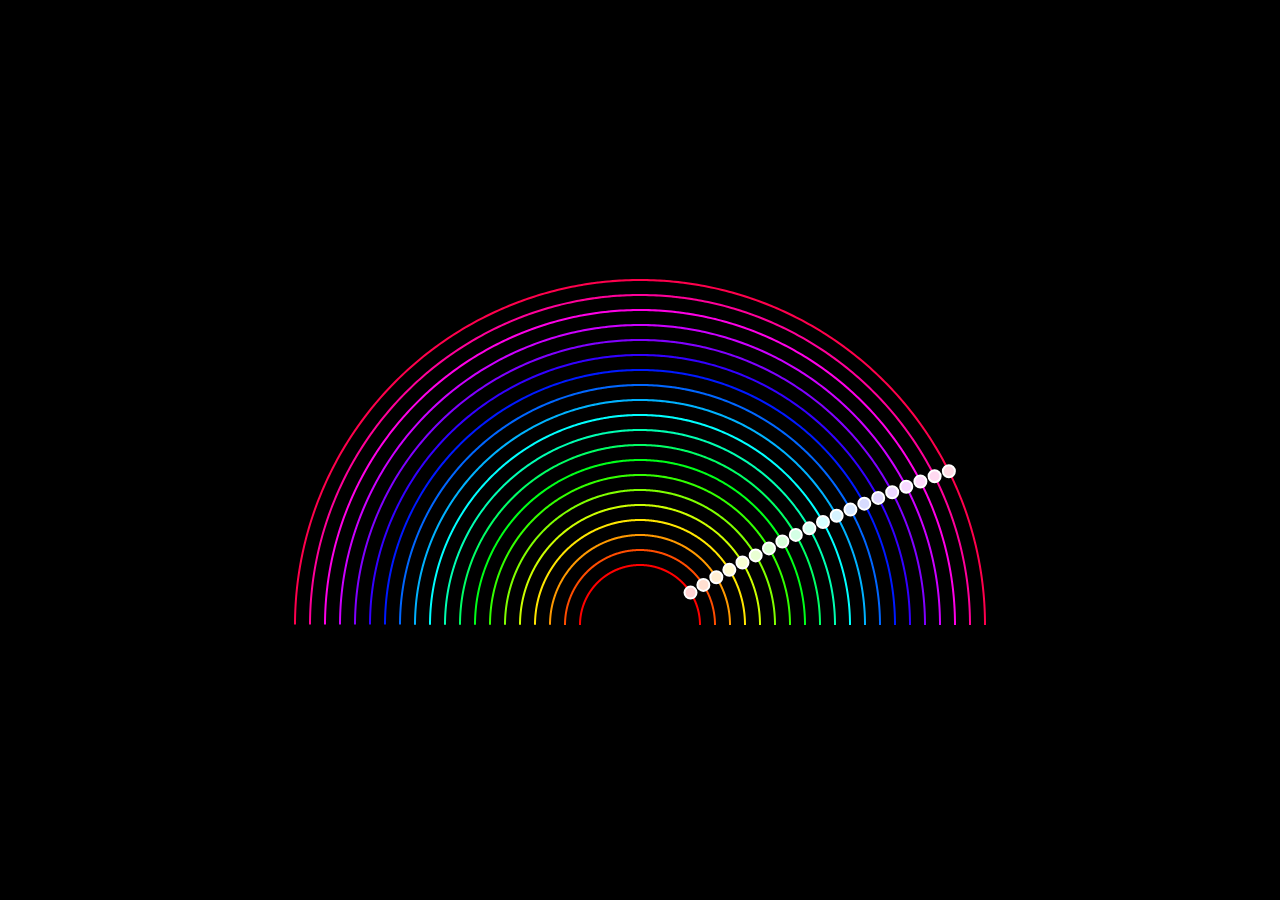
<file: polyrhythms-files/index.html>
<!DOCTYPE html>
<html>
    <head>
        <title>Polyrhythm</title>
        <!---------------------- CSS ---------------------->
        <link rel = "stylesheet" href="css/base.css">
    </head>
    <body>
        <canvas id="myCanvas" style="background-color:black"></canvas>
        <script src = "sound.js"></script>
        <script src ="track.js"></script>
        <script src ="ball.js"></script>
       <!----------------------CANVAS ---------------------->
        <script>
            const size = 700;
            myCanvas.width = size;
            myCanvas.height = size / 2;

            // set the track to the middle of the screen
            const trackCenter = {x: size / 2, y: size / 2};
            const trackMinRadius = 60;
            const trackStep = 15;
            const ballRadius = 6;
            const ballMinSpeed = 0.01;
            const ballSpeedStep = -0.0001;

            const soundFrequencies = [
            1760, 1567.98, 1396.91, 1318.51, 1174.66, 1046.5, 987.77, 880,
            783.99, 698.46, 659.25, 587.33, 523.25, 493.88, 440, 392, 349.23,
            329.63, 293.66, 261.63
            ];

            tracks = [];
            balls = [];
            //if we want 20 pairs of tracks and balls
            const N = 20;
            // loop from 0 all the way to N
            for (let i = 0; i < N; i++){
                const trackRadius = trackMinRadius + i * trackStep;
                const ballSpeed = ballMinSpeed + i * ballSpeedStep;
                const ballSoundFrequency = soundFrequencies[i];
                const hue = (i * 360) / N;
                const track = new Track(trackCenter, trackRadius, hue);
                const ball = new Ball(track, ballRadius, ballSpeed, ballSoundFrequency, hue);
                tracks.push(track);
                balls.push(ball);
            }

            const ctx = myCanvas.getContext("2d");

            animate();

            function animate(){
                //clear the canvas
                ctx.clearRect(0, 0, size, size)
                // redraw the track and ball on each frame
                tracks.forEach((track) => track.draw(ctx));
                balls.forEach((ball) => ball.move());
                balls.forEach((ball) => ball.draw(ctx));
                requestAnimationFrame(animate);
            }
        </script>
    </body>
</html>
</file>
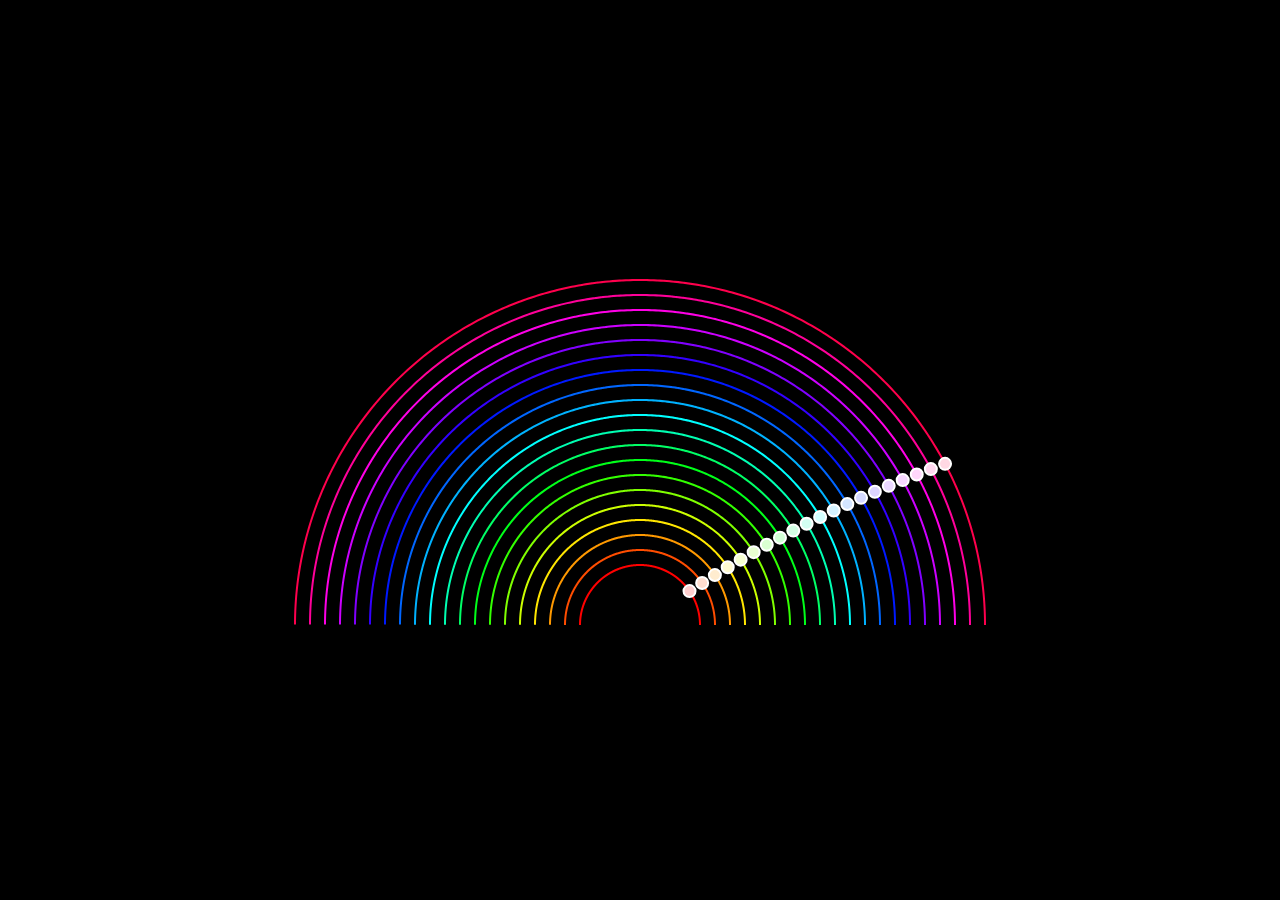
<file: polyrhythms/index.html>
<!DOCTYPE html>
<html>
    <head>
        <title>Polyrhythm</title>
        <!---------------------- CSS ---------------------->
        <link rel = "stylesheet" href="css/base.css">
    </head>
    <body>
        <canvas id="myCanvas" style="background-color:black"></canvas>
        <script src = "sound.js"></script>
        <script src ="track.js"></script>
        <script src ="ball.js"></script>
       <!----------------------CANVAS ---------------------->
        <script>
            const size = 700;
            myCanvas.width = size;
            myCanvas.height = size / 2;

            // set the track to the middle of the screen
            const trackCenter = {x: size / 2, y: size / 2};
            const trackMinRadius = 60;
            const trackStep = 15;
            const ballRadius = 6;
            const ballMinSpeed = 0.01;
            const ballSpeedStep = -0.0001;

            const soundFrequencies = [
            1760, 1567.98, 1396.91, 1318.51, 1174.66, 1046.5, 987.77, 880,
            783.99, 698.46, 659.25, 587.33, 523.25, 493.88, 440, 392, 349.23,
            329.63, 293.66, 261.63
            ];

            tracks = [];
            balls = [];
            //if we want 20 pairs of tracks and balls
            const N = 20;
            // loop from 0 all the way to N
            for (let i = 0; i < N; i++){
                const trackRadius = trackMinRadius + i * trackStep;
                const ballSpeed = ballMinSpeed + i * ballSpeedStep;
                const ballSoundFrequency = soundFrequencies[i];
                const hue = (i * 360) / N;
                const track = new Track(trackCenter, trackRadius, hue);
                const ball = new Ball(track, ballRadius, ballSpeed, ballSoundFrequency, hue);
                tracks.push(track);
                balls.push(ball);
            }

            const ctx = myCanvas.getContext("2d");

            animate();

            function animate(){
                //clear the canvas
                ctx.clearRect(0, 0, size, size)
                // redraw the track and ball on each frame
                tracks.forEach((track) => track.draw(ctx));
                balls.forEach((ball) => ball.move());
                balls.forEach((ball) => ball.draw(ctx));
                requestAnimationFrame(animate);
            }
        </script>
    </body>
</html>
</file>
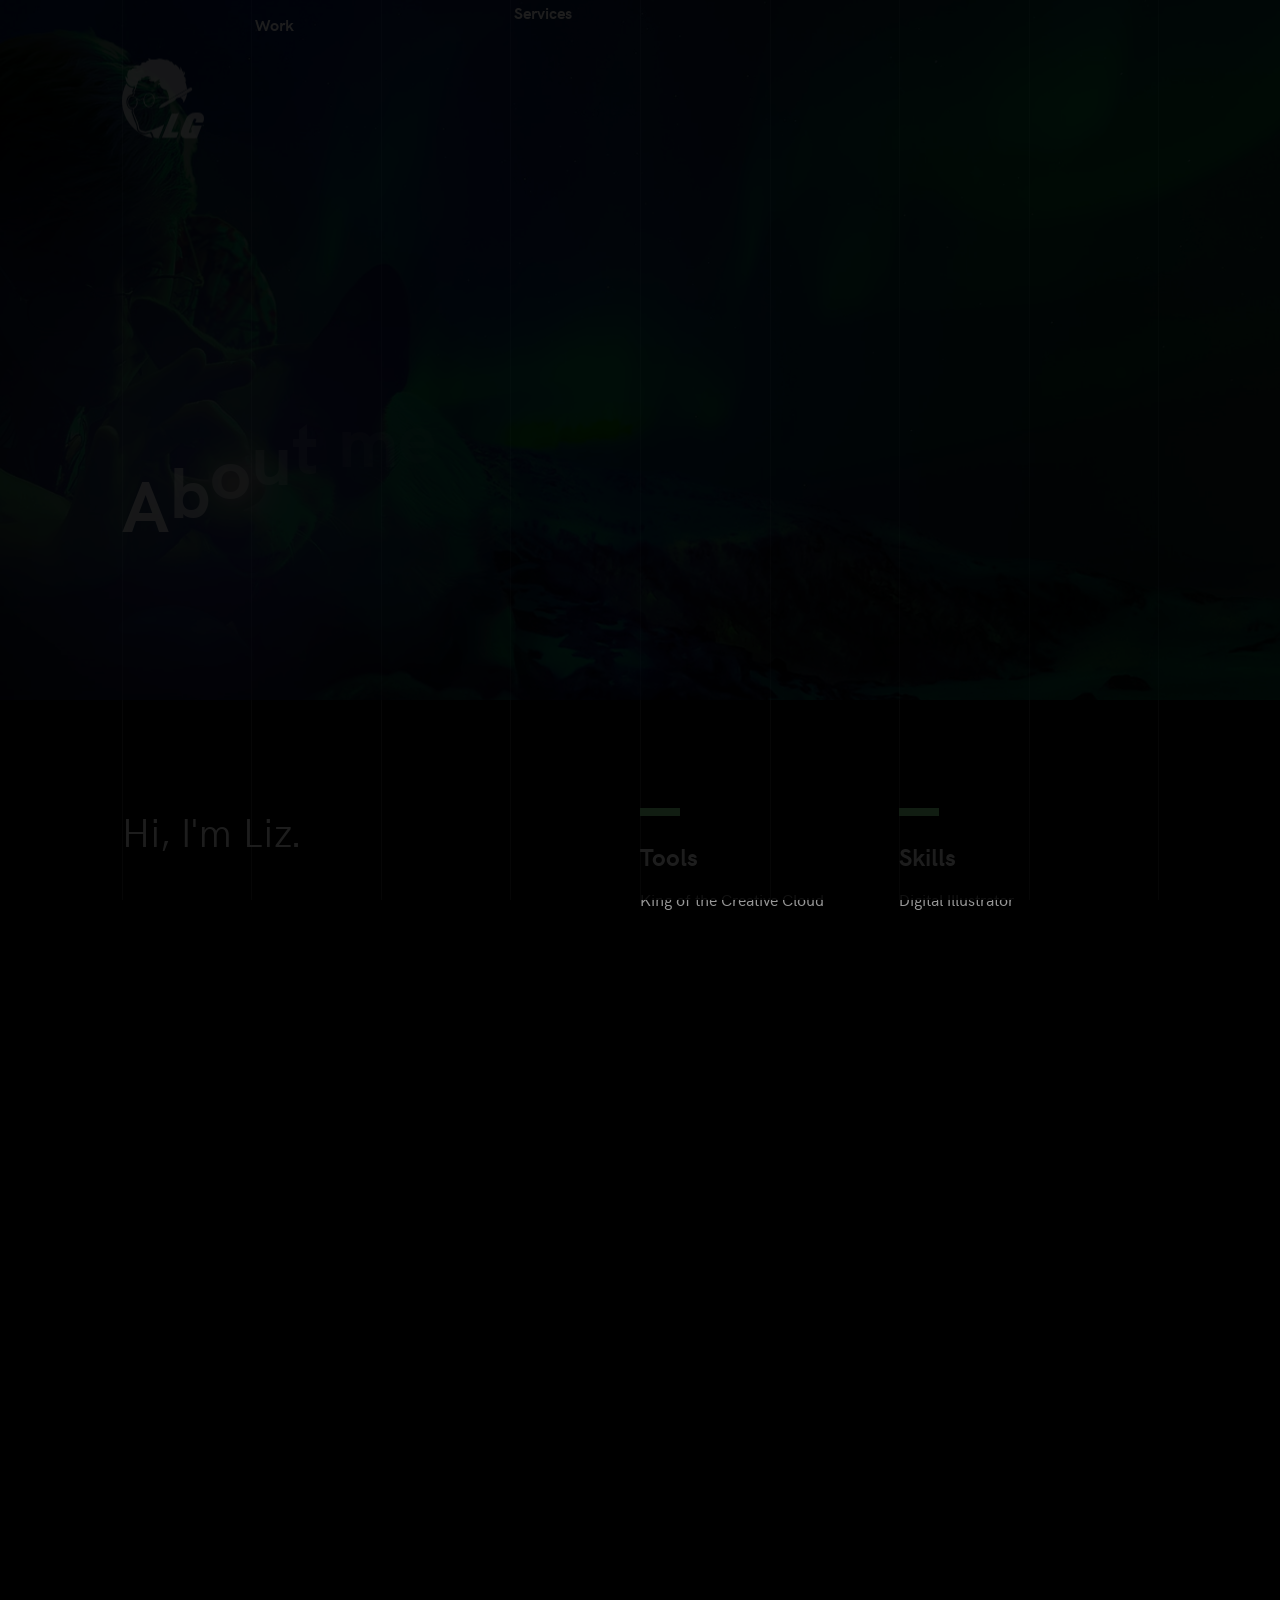
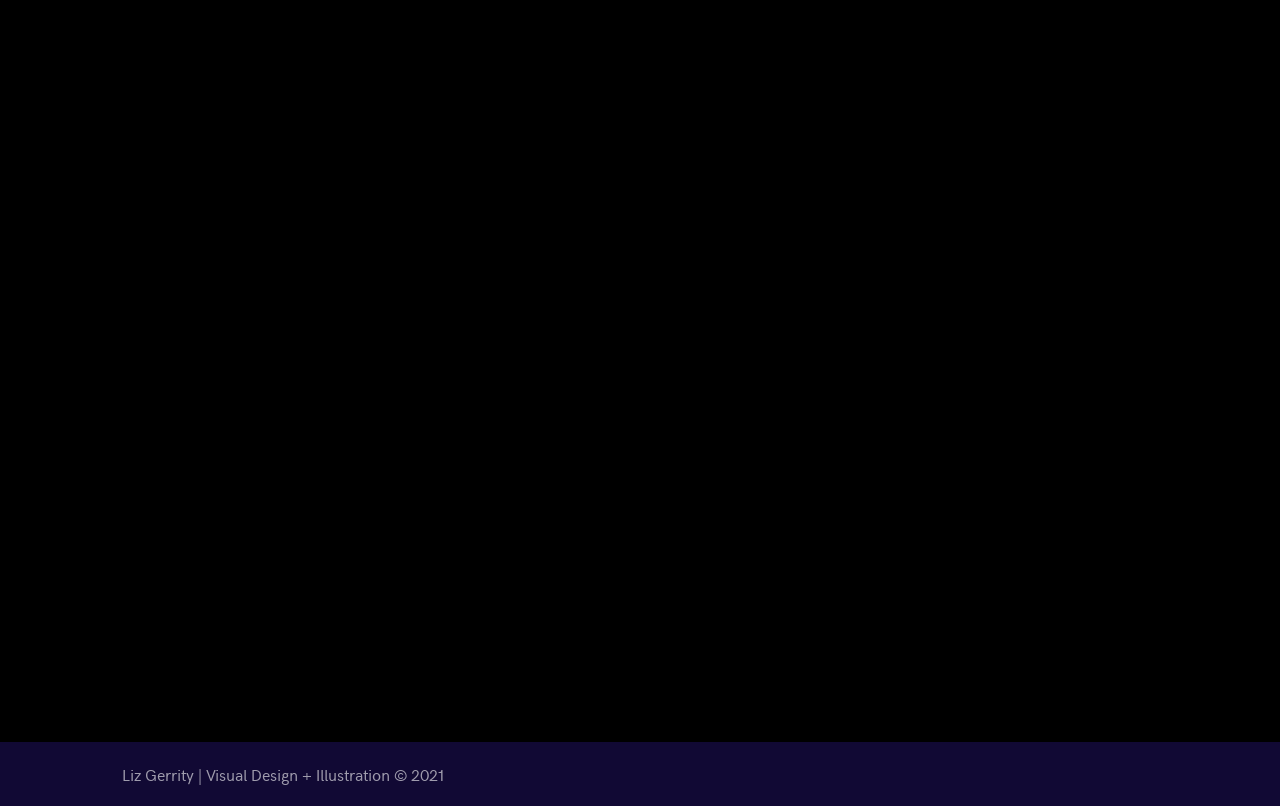
<file: about.html>
<!DOCTYPE html>
<html lang="en">

<head>
  <title>Liz Gerrity | Visual Design + Illustration</title>
  <meta name="viewport" content="width=device-width, initial-scale=1, maximum-scale=1">
  <meta charset="utf-8">
  <meta name="format-detection" content="telephone=no">
  <link rel="stylesheet" type="text/css" href="css/core.css">
  <link rel="stylesheet" type="text/css" href="css/animsition.min.css">
  <link rel="stylesheet" type="text/css" href="css/elements.css">
  <link rel="stylesheet" type="text/css" href="css/custom.css">
  <link rel="icon" href="favicon.ico">
</head>

<body>
  <div id="wrapper" class="animsition">
    <div id="loader" class="fh">
      <section class="vcenter">
        <div class="container">
          <div class="indicator"> <span class="number">00</span><span class="unit">%</span>
            <div class="loadbar">
              <div class="inner"></div>
            </div>
          </div>
          <div class="img-count"><span class="loaded"></span><span class="description">images loaded</span></div>
        </div>
      </section>
    </div>
    <header id="main-header">
      <div class="container">
        <div class="grid">
          <nav class="main-nav">
            <div class="responsive-nav">
              <div class="bar"></div>
              <div class="bar"></div>
              <div class="bar"></div>
            </div>
            <ul class="nav-links">
              <li class="col-1 brand"><a href="index.html"><img alt="lg" src="images/logo.svg" class="logo"></a></li>
              <li class="col-1 has-dropdown"><a href="index.html" class="nav-link undefined">Work</a>
                <ul class="dropdown">
                  <li>
                    <h6 class="dropdown-header">CASE STUDIES</h6>
                  </li>
                  <li><a href="trifecta-kombucha.html" class="nav-link undefined">Trifecta Kombucha</a></li>
                  <li><a href="andriotis.html" class="nav-link undefined">Andriotis Law</a></li>
                  <li><a href="otr.html" class="nav-link undefined">Off the Ropes</a></li>
                  <li><a href="julias-star.html" class="nav-link undefined">Julia's Star Foundation</a></li>
                  <li><a href="oberlin-college.html" class="nav-link undefined">Oberlin College</a></li>
                  <li><a href="jis.html" class="nav-link undefined">Jobs in Sports</a></li>
                  <li>
                    <hr class="dropdown-divider" />
                  </li>
                  <li>
                    <h6 class="dropdown-header">WORK</h6>
                  </li>
                  <li><a href="gallery.html" class="nav-link undefined">Gallery</a></li>
                </ul>
              </li>
              <li class="col-1 col-offset-1"><a href="services.html" class="nav-link undefined">Services</a></li>
              <li class="col-1 col-offset-1"><a href="about.html" class="active nav-link undefined">About</a></li>
              <li class="col-1 col-offset-1"><a href="contact.html" class="nav-link undefined">Contact</a></li>
            </ul>
          </nav>
        </div>
      </div>
    </header>
    <div id="inner">
      <section class="mb-xl">
        <div class="hero behind-header small">
          <div style="background-image: url(images/profile/profile-hero.jpg);" class="bg faded"></div>
          <div class="vbottom">
            <div class="container">
              <div class="grid mb-md">
                <div class="col-8">
                  <h1 class="animatedText">About me</h1>
                </div>
              </div>
            </div>
          </div>
        </div>
      </section>
      <section class="mb-xl">
        <div class="container">
          <div class="grid">
            <div class="col-3">
              <div class="content-block">
                <h2>Hi, I'm Liz.</h2>
                <p>I'm a visual designer and illustrator.</p>
              </div>
              <br>
              <div class="content-block">
                <h4>The Infernal Lizard King</h4>
                <h3>More about me</h3>
                <ul class="no-style">
                  <li>🐉 Everybody calls me Lizard</li>
                  <li>🦊 I have a corgi named Potato</li>
                  <li>🧙‍♂️ Garth Nix's Old Kingdom series are my favorite books</li>
                  <li>🥊 I'm a Muaythai Champion</li>
                </ul>
                <br>
              </div>
              <div class="content-block">
                <h4>Summon yourself a Lizard</h4>
                <h3>Get in Touch</h3>
                <ul class="no-style">
                  <li>📨 Email: lizgerrity@outlook.com</li>
                  <li>📷 Instagram: @lizgerrity</li>
                </ul>
              </div>
            </div>
            <div class="col-2 col-offset-1">
              <div class="list-block">
                <h3 class="stripe">Tools</h3><span class="label">King of the Creative Cloud</span>
                <ul class="striped">
                  <li>Adobe Illustrator</li>
                  <li>Adobe Photoshop</li>
                  <li>Adobe After Effects</li>
                  <li>Adobe Animate</li>
                  <li>Adobe InDesign</li>
                  <li>Adobe Premiere</li>
                  <li>Adobe Lightroom</li>
                  <li>Adobe XD</li>
                </ul><span class="label">Digital Artist Warchest</span>
                <ul class="striped">
                  <li>Affinity Designer</li>
                  <li>Procreate</li>
                  <li>Clip Studio Paint</li>
                  <li>Lazy Nezumi</li>
                  <li>Astute Graphics</li>
                  <li>Overlord</li>
                </ul><span class="label">UI/UX + Web Silo</span>
                <ul class="striped">
                  <li>Adobe XD</li>
                  <li>Figma</li>
                  <li>Sketch</li>
                  <li>InVision</li>
                  <li>Zeplin</li>
                </ul><span class="label">3D</span>
                <ul class="striped">
                  <li>Blender</li>
                  <li>Maya</li>
                </ul>
              </div>
              <div class="list-block">
                <h3 class="stripe">Awards + Certificates</h3><span class="label">Hubspot</span>
                <ul class="striped">
                  <li>Inbound Marketing</li>
                  <li>Growth Driven Design</li>
                </ul><span class="label">Udemy</span>
                <ul class="striped">
                  <li>Art Fundamentals</li>
                  <li>Character Painting</li>
                  <li>Complete C# Unity Developer 2D</li>
                </ul><span class="label">Domestika</span>
                <ul class="striped">
                  <li>Illustrated Digital Lettering</li>
                  <li>Character Design</li>
                </ul><span class="label">Sharpspring</span>
                <ul class="striped">
                  <li>Sharpspring Certification</li>
                </ul>

              </div>
            </div>
            <div class="col-2">
              <div class="list-block">
                <h3 class="stripe">Skills</h3><span class="label">Digital Illustrator</span>
                <ul class="striped">
                  <li>Illustration</li>
                  <li>Concept Sketching</li>
                  <li>Vector Expert</li>
                </ul><span class="label">Animation, Motion, and Cartooning</span>
                <ul class="striped">
                  <li>2D Animation</li>
                  <li>Motion Design</li>
                  <li>Frame By Frame Animation</li>
                  <li>Storyboarding</li>
                </ul><span class="label">Web Design + Development</span>
                <ul class="striped">
                  <li>Web Design</li>
                  <li>Wireframing</li>
                  <li>Prototyping</li>
                  <li>Responsive Design</li>
                  <li>Product Design</li>
                  <li>Mobile Design</li>
                  <li>HTML5</li>
                  <li>CSS3</li>
                  <li>Javascript</li>
                  <li>WebGL</li>
                </ul><span class="label">Graphic Design</span>
                <ul class="striped">
                  <li>Typography</li>
                  <li>Color Theory</li>
                  <li>Layout Grids</li>
                  <li>Modular Grids</li>
                  <li>Composition</li>
                  <li>Technical Application</li>
                </ul><span class="label">Print Design</span>
                <ul class="striped">
                  <li>Screenprinting</li>
                  <li>Grand Format printing</li>
                  <li>File pre-flighting</li>
                  <li>Vinyl production - printing, plotting, lamination</li>
                </ul>
              </div>
              <div class="list-block">
                <h3 class="stripe">Past Clients</h3><span class="label">The Freelancer's Stable</span>
                <ul class="striped">
                  <li>Oberlin College</li>
                  <li>Andriotis Law</li>
                  <li>Off the Ropes</li>
                  <li>Eworld Fulfillment</li>
                  <li>Trifecta Kombucha</li>
                  <li>Easton Training Center</li>
                  <li>Google Red Rocks</li>
                  <li>Red Dot Storage</li>
                  <li>Prickly Pear Apparel</li>
                  <li>Vibrant Videos</li>
                </ul>
              </div>
            </div>
          </div>
        </div>
      </section>
    </div>
    <footer class="footer">
      <div class="container"><span>Liz Gerrity | Visual Design + Illustration &copy; 2021</span></div>
    </footer>
  </div>
  <script src="js/vendor.js"></script>
  <script src="modules/titan-slider/titan-slider.js"></script>
  <script src="modules/tera-lightbox/tera-lightbox.js"></script>
  <script src="js/functions.js"></script>
</body>

</html>
</file>
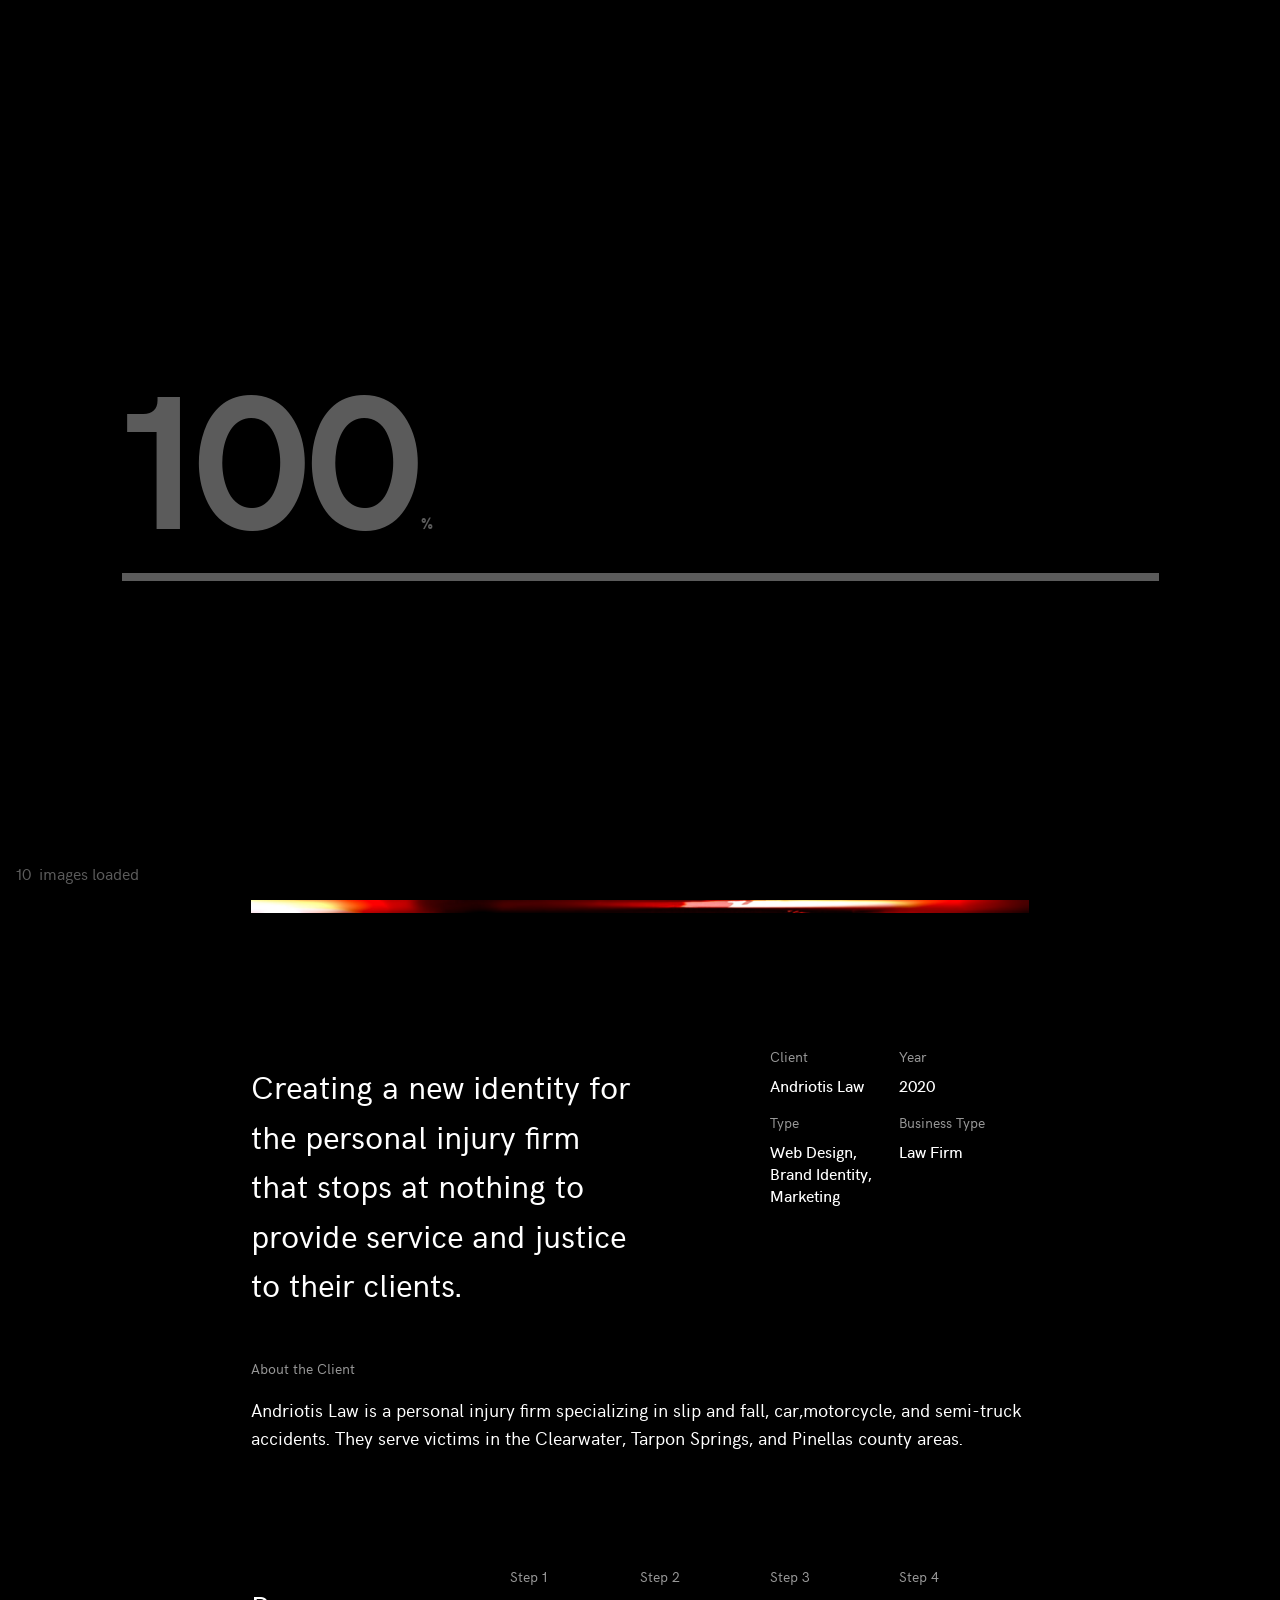
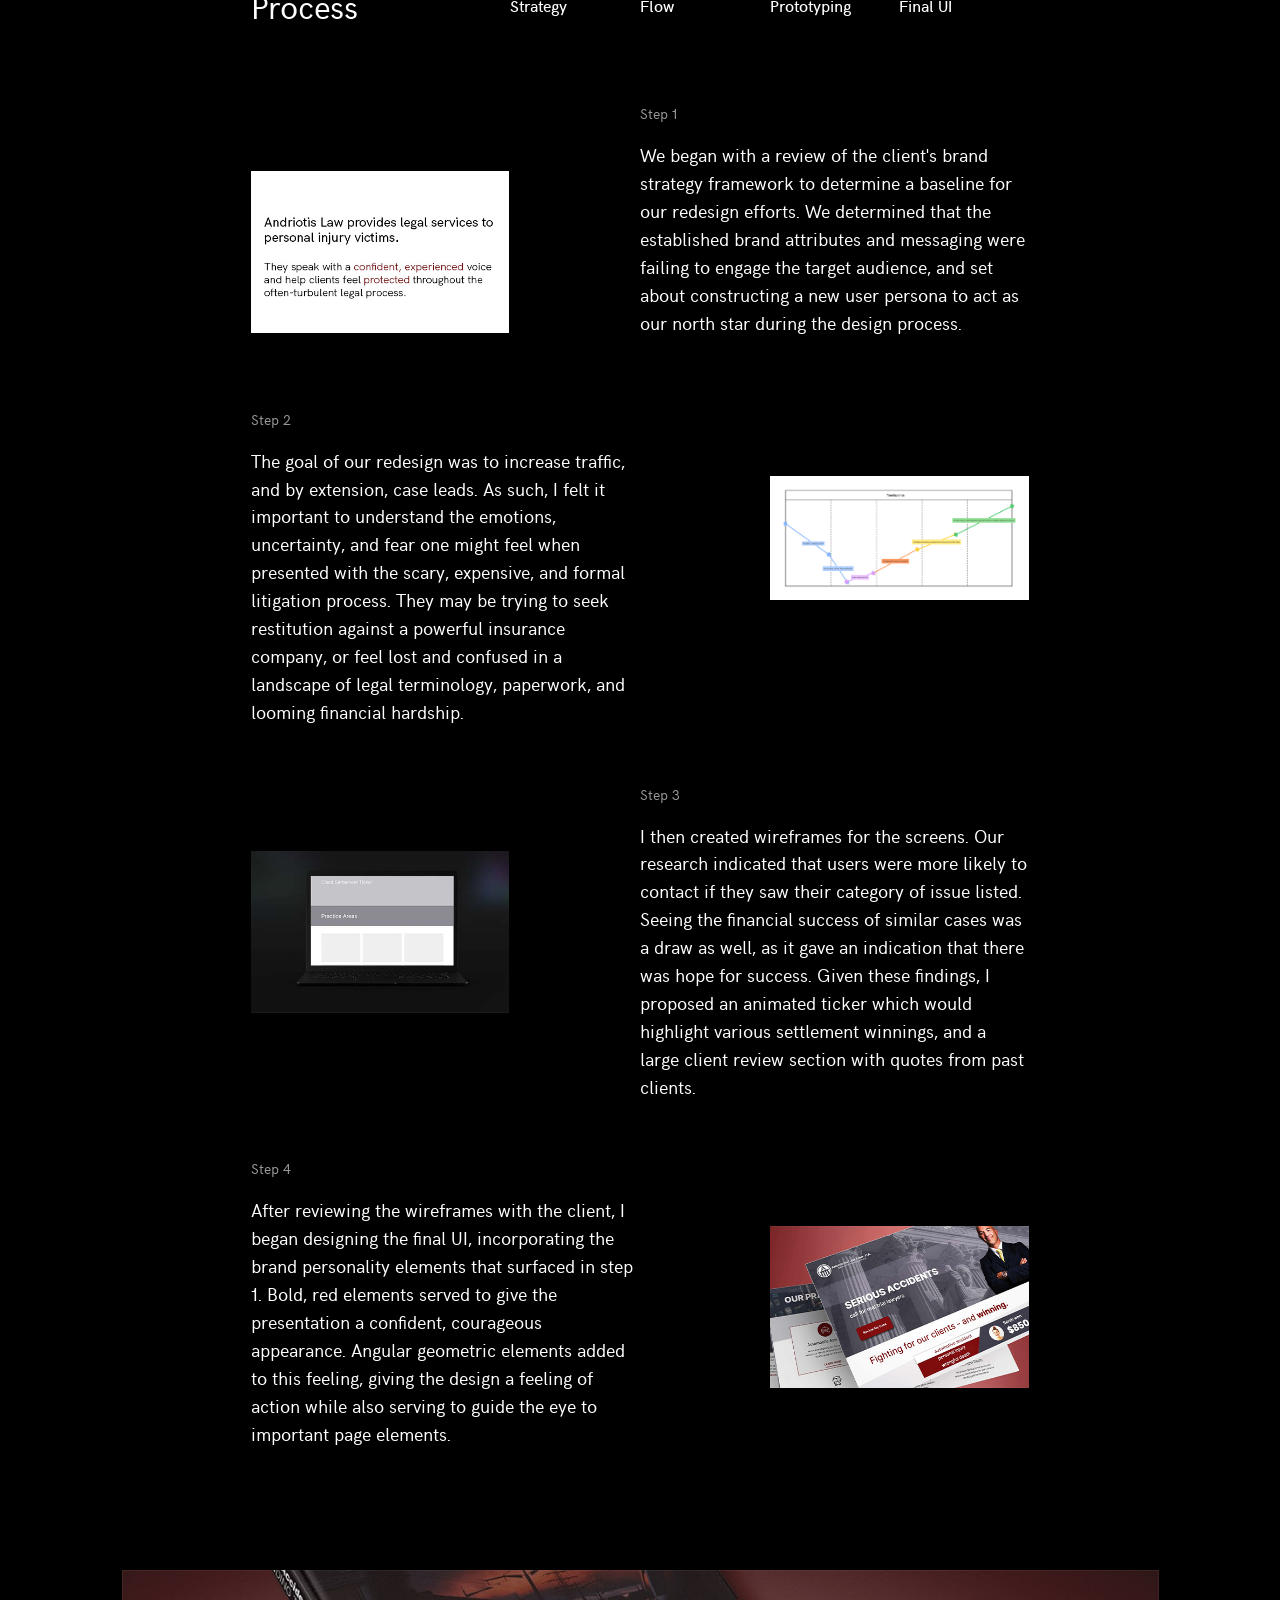
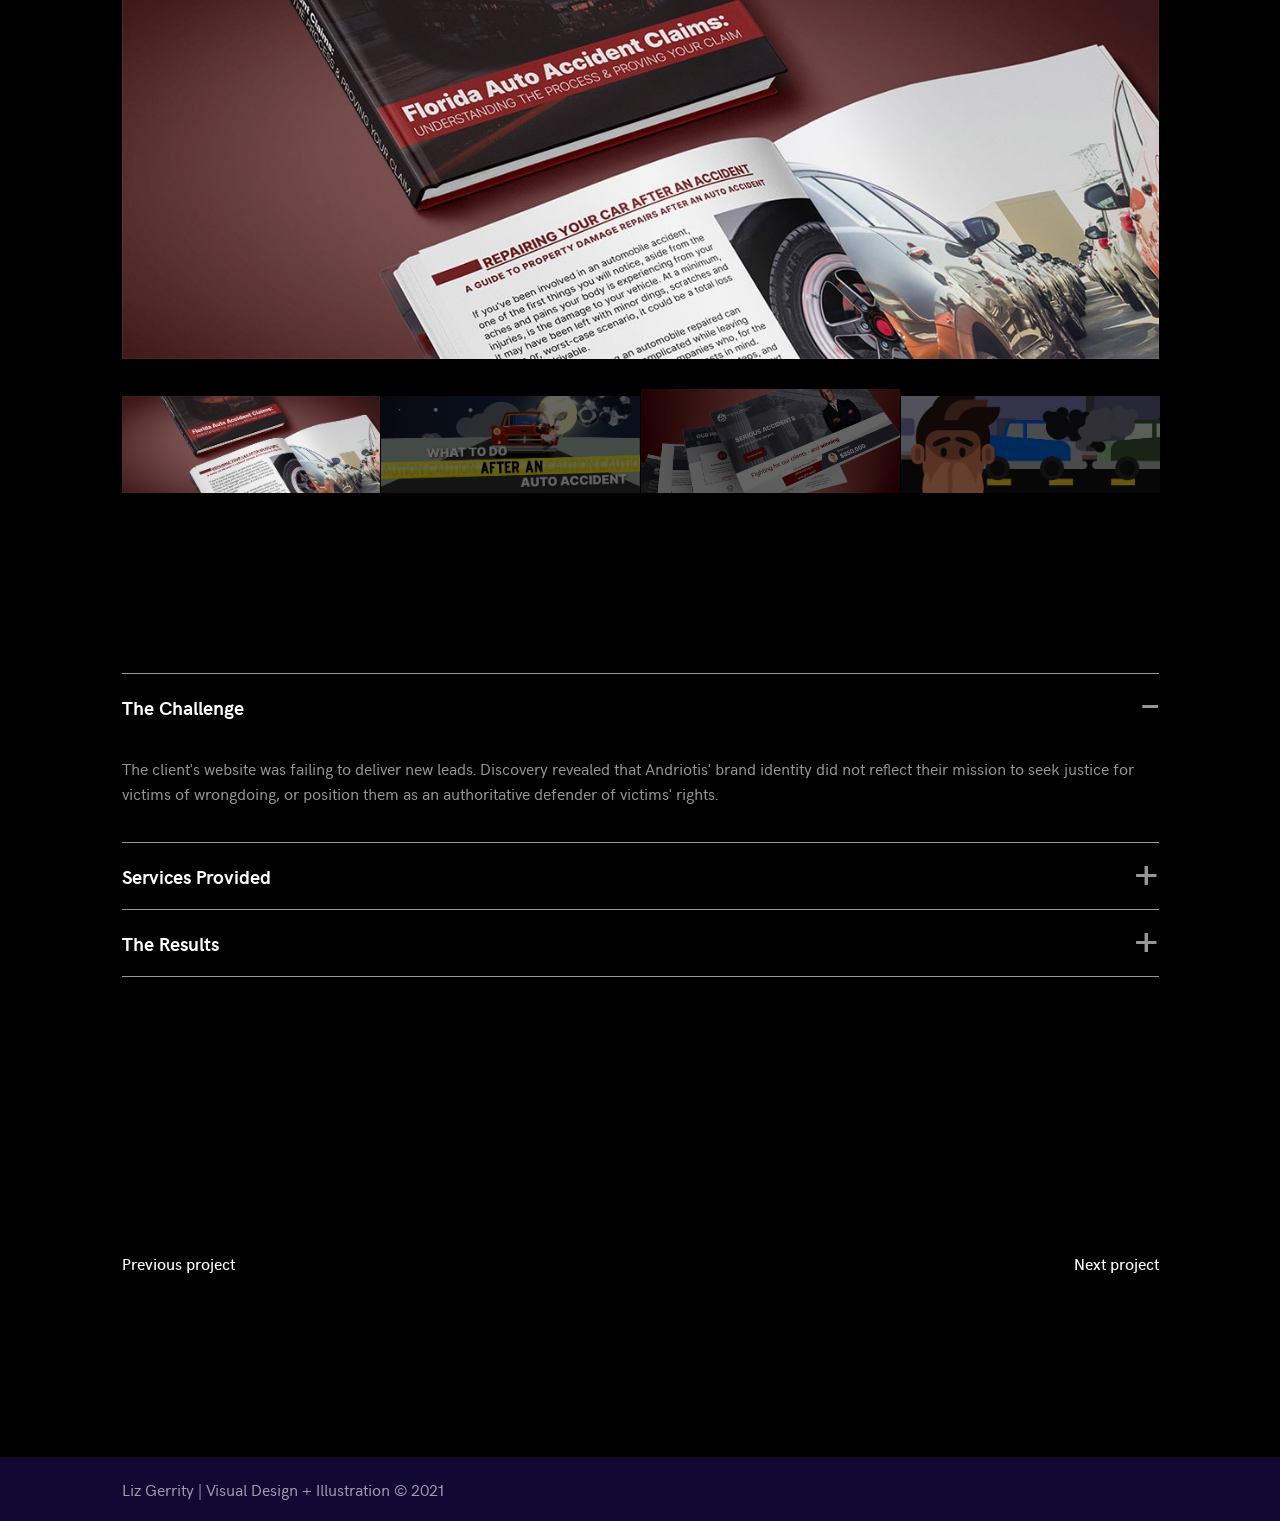
<file: andriotis.html>
<!DOCTYPE html>
<html lang="en">

<head>
  <title>Liz Gerrity | Visual Design + Illustration</title>
  <meta name="viewport" content="width=device-width, initial-scale=1, maximum-scale=1">
  <meta charset="utf-8">
  <meta name="format-detection" content="telephone=no">
  <link rel="stylesheet" type="text/css" href="css/core.css">
  <link rel="stylesheet" type="text/css" href="css/animsition.min.css">
  <link rel="stylesheet" type="text/css" href="css/elements.css">
  <link rel="stylesheet" type="text/css" href="css/custom.css">
  <link rel="icon" href="favicon.ico">
</head>

<body>
  <div id="wrapper" class="animsition">
    <div id="loader" class="fh">
      <section class="vcenter">
        <div class="container">
          <div class="indicator"> <span class="number">00</span><span class="unit">%</span>
            <div class="loadbar">
              <div class="inner"></div>
            </div>
          </div>
          <div class="img-count"><span class="loaded"></span><span class="description">images loaded</span></div>
        </div>
      </section>
    </div>
    <header id="main-header">
      <div class="container">
        <div class="grid">
          <nav class="main-nav">
            <div class="responsive-nav">
              <div class="bar"></div>
              <div class="bar"></div>
              <div class="bar"></div>
            </div>
            <ul class="nav-links">
              <li class="col-1 brand"><a href="index.html"><img alt="lg" src="images/logo.svg" class="logo"></a></li>
              <li class="col-1 has-dropdown"><a href="index.html" class="active nav-link undefined">Work</a>
                <ul class="dropdown">
                  <li>
                    <h6 class="dropdown-header">CASE STUDIES</h6>
                  </li>
                  <li><a href="projects.html" class="nav-link undefined">View Case Studies</a></li>
                  <li>
                    <hr class="dropdown-divider" />
                  </li>
                  <li>
                    <h6 class="dropdown-header">SEE MORE</h6>
                  </li>
                  <li><a href="gallery.html" class="nav-link undefined">Image Gallery</a></li>
                </ul>
              </li>
              <li class="col-1 col-offset-1"><a href="services.html" class="nav-link undefined">Services</a></li>
              <li class="col-1 col-offset-1"><a href="about.html" class="nav-link undefined">About</a></li>
              <li class="col-1 col-offset-1"><a href="contact.html" class="nav-link undefined">Contact</a></li>
            </ul>
          </nav>
        </div>
      </div>
    </header>
    <div id="inner">
      <section class="nmb behind-header">
        <div class="hero">
          <div style="background-image: url(images/hero/andriotis-hero.jpg);" class="bg faded"></div>
          <div class="vcenter">
            <div class="container mb-xl">
              <div class="grid">
                <div class="col-1">2020</div>
                <div class="col-7">
                  <div class="label">Case Study</div>
                  <h1 class="animatedText">Andriotis Law</h1>
                </div>
              </div>
            </div>
          </div>
        </div>
      </section>
      <section class="mb-xl summary">
        <div class="container">
          <div class="grid content">
            <div class="col-6 col-offset-1">
              <div class="feature mb-xl">
                <img src="images/projects/andriotis-feature.jpg">
              </div>
            </div>
          </div>
          <div class="grid content overview">
            <div class="col-offset-1 col-3">
              <p class="project-subheader">Creating a new identity for the personal injury firm that stops at nothing to
                provide service and justice to their clients.</p>
            </div>
            <div class="col-offset-1 col-1">
              <div class="project-data">
                <div class="title">Client</div>
                <div class="desc">Andriotis Law</div>
              </div>
              <div class="project-data">
                <div class="title">Type</div>
                <div class="desc">Web Design, Brand Identity, Marketing</div>
              </div>
            </div>
            <div class="col-1">
              <div class="project-data">
                <div class="title">Year</div>
                <div class="desc">2020</div>
              </div>
              <div class="project-data">
                <div class="title">Business Type</div>
                <div class="desc">Law Firm</div>
              </div>
            </div>
            <div class="col-offset-1 col-6">
              <div class="project-data">
                <div class="title">About the Client</div>
                <div class="body">
                  <p class="client">Andriotis Law is a personal injury firm specializing in slip and fall,
                    car,motorcycle, and semi-truck accidents. They serve victims in the Clearwater, Tarpon Springs, and
                    Pinellas county areas.</p>
                </div>
              </div>
            </div>
          </div>
        </div>
      </section>
      <section class="mb-xl process">
        <div class="container">
          <div class="grid content overview">
            <div class="col-offset-1 col-2">
              <p class="project-subheader">Process</p>
            </div>
            <div class="col-1">
              <div class="project-data">
                <div class="title">Step 1</div>
                <div class="desc">Strategy</div>
              </div>
            </div>
            <div class="col-1">
              <div class="project-data">
                <div class="title">Step 2</div>
                <div class="desc">Flow</div>
              </div>
            </div>
            <div class="col-1">
              <div class="project-data">
                <div class="title">Step 3</div>
                <div class="desc">Prototyping</div>
              </div>
            </div>
            <div class="col-1">
              <div class="project-data">
                <div class="title">Step 4</div>
                <div class="desc">Final UI</div>
              </div>
            </div>
          </div>
          <div class="grid content">
            <div class="grid content overview">
                <div class="step" style="display:flex; justify-content:flex-start;">
                <div class="col-offset-1 col-2 step-img">
                  <img src="images/projects/andriotis-process-1.jpg">
                </div>
                <div class="col-offset-1 col-3">
                  <div class="project-data">
                    <div class="title">Step 1</div>
                    <div class="body">
                      <p class="client">We began with a review of the client's brand strategy framework to determine a
                        baseline for our redesign efforts. We determined that the established brand attributes and
                        messaging were failing to engage the target audience, and set about constructing a new user
                        persona to act as our north star during the design process. </p>
                    </div>
                  </div>
                </div>
                </div>
                <div class="step" style="display:flex; justify-content:flex-start;">
                <div class="col-offset-1 col-3">
                  <div class="project-data">
                    <div class="title">Step 2</div>
                    <div class="body">
                      <p class="client">The goal of our redesign was to increase traffic, and by extension, case leads.
                        As such, I felt it important to understand the emotions, uncertainty, and fear one might feel
                        when presented with the scary, expensive, and formal litigation process. They may be trying to
                        seek restitution against a powerful insurance company, or feel lost and confused in a landscape
                        of legal terminology, paperwork, and looming financial hardship.</p>
                    </div>
                  </div>
                </div>
                <div class="col-offset-1 col-2 step-img">
                  <img src="images/projects/andriotis-process-2.png">
                </div>

                </div>
                <div class="step" style="display:flex; justify-content:flex-start;">
                <div class="col-offset-1 col-2 step-img">
                  <img src="images/projects/andriotis-p-3.jpg">
                </div>
                <div class="col-offset-1 col-3">
                  <div class="project-data">
                    <div class="title">Step 3</div>
                    <div class="body">
                      <p class="client">I then created wireframes for the screens. Our research indicated that users
                        were more likely to contact if they saw their category of issue listed. Seeing the financial
                        success of similar cases was a draw as well, as it gave an indication that there was hope for
                        success. Given these findings, I proposed an animated ticker which would highlight various
                        settlement winnings, and a large client review section with quotes from past clients.</p>
                    </div>
                  </div>
                </div>
                </div>
                <div class="step" style="display:flex; justify-content:flex-start;">
                <div class="col-offset-1 col-3">
                  <div class="project-data">
                    <div class="title">Step 4</div>
                    <div class="body">
                      <p class="client">After reviewing the wireframes with the client, I began designing the final UI,
                        incorporating the brand personality elements that surfaced in step 1. Bold, red elements served
                        to give the presentation a confident, courageous appearance. Angular geometric elements added to
                        this feeling, giving the design a feeling of action while also serving to guide the eye to
                        important page elements. </p>
                    </div>
                  </div>
                </div>
                <div class="col-offset-1 col-2 step-img">
                  <img src="images/projects/andriotis-process-4.jpg">
                </div>
              </div>
            </div>
          </div>
        </div>
        </section>
    <section class="mb-xl slide">
      <div class="container">
        <div class="grid content">
          <div id="img-carousel" class="titanSlider">
            <ul class="slides">
              <li class="slide"><img src="images/projects/andriotis-ebook.jpg" class="fw"></li>
              <li class="slide"><img src="images/projects/andriotis-infographic1.jpg" class="fw"></li>
              <li class="slide"><img src="images/projects/andriotis-screens.jpg" class="fw"></li>
              <li class="slide"><img src="images/projects/andriotis-infographic-2.jpg" class="fw"></li>
            </ul>
          </div>
        </div>
      </div>
    </section>
    <section class="mb-xl">
      <div class="container">
        <div class="grid content">
          <div class="col-4 col-offset-2">
            <p></p>
          </div>
        </div>
      </div>
    </section>
    <section class="mb-xl accordion">
      <div class="container">
        <ul class="accordion">
          <li class="active">
            <div class="head">
              <div class="title">The Challenge</div>
            </div>
            <div class="body">
              <p class="stats">The client's website was failing to deliver new leads. Discovery revealed that Andriotis'
                brand identity did not reflect their mission to seek justice for victims of wrongdoing, or position them
                as an authoritative defender of victims' rights.
            </div>
          </li>
          <li>
            <div class="head">
              <div class="title">Services Provided</div>
            </div>
            <div class="body">
              <div class="grid">
                <div class="col-2"><span class="label">Brand Identity</span>
                  <ul class="striped inside">
                    <li>Strategy & Messaging</li>
                    <li>Brand Personality</li>
                    <li>Visual Identity</li>
                  </ul>
                </div>
                <div class="col-2"><span class="label">Website Design</span>
                  <ul class="striped inside">
                    <li>Information Architecture</li>
                    <li>Wireframing</li>
                    <li>Live Prototyping</li>
                    <li>Developer Handoff</li>
                  </ul>
                </div>
                <div class="col-2"><span class="label">Marketing Collateral</span>
                  <ul class="striped inside">
                    <li>Ebook Design</li>
                    <li>Social Media Design</li>
                    <li>Email Design</li>
                  </ul>
                </div>
              </div>
            </div>
          </li>
          <li>
            <div class="head">
              <div class="title">The Results</div>
            </div>
            <div class="body">
              <div class="grid">
                <div class="col-2"><span class="label">Website Performance</span>
                  <ul class="striped inside">
                    <li>Overall traffic increase</li>
                    <li>Keyword performance increase</li>
                    <li>Improved brand visibility</li>
                    <li>Increase in case leads</li>
                  </ul>
                </div>
                <div class="col-2"><span class="label">Marketing</span>
                  <ul class="striped inside">
                    <li>Increased social media followers on all platforms</li>
                    <li>Increased email capture from Ebook campaigns</li>
                  </ul>
                </div>
              </div>
            </div>
          </li>
        </ul>
      </div>
    </section>
    <section class="prev-next-container mb-xl">
      <div class="container">
        <div class="grid content">
          <div class="col-4">
            <div class="vcenter link-container"><a href="trifecta-kombucha.html" class="prev-link">
                <div class="project-title">Trifecta Kombucha</div>
                <div class="link-title">Previous project</div>
              </a></div>
          </div>
          <div class="col-4">
            <div class="vcenter link-container text-right"><a href="otr.html" class="next-link">
                <div class="project-title">Off the Ropes</div>
                <div class="link-title">Next project</div>
              </a></div>
          </div>
        </div>
      </div>
    </section>
  <footer class="footer">
    <div class="container"><span>Liz Gerrity | Visual Design + Illustration &copy; 2021</span></div>
  </footer>
  </div>
  <script src="js/vendor.js"></script>
  <script src="modules/titan-slider/titan-slider.js"></script>
  <script src="modules/tera-lightbox/tera-lightbox.js"></script>
  <script src="js/functions.js"></script>
  <script>
    $('#img-carousel').titanSlider({
      carousel: true,
      autoplay: true
    });
  </script>
</body>

</html>
</file>
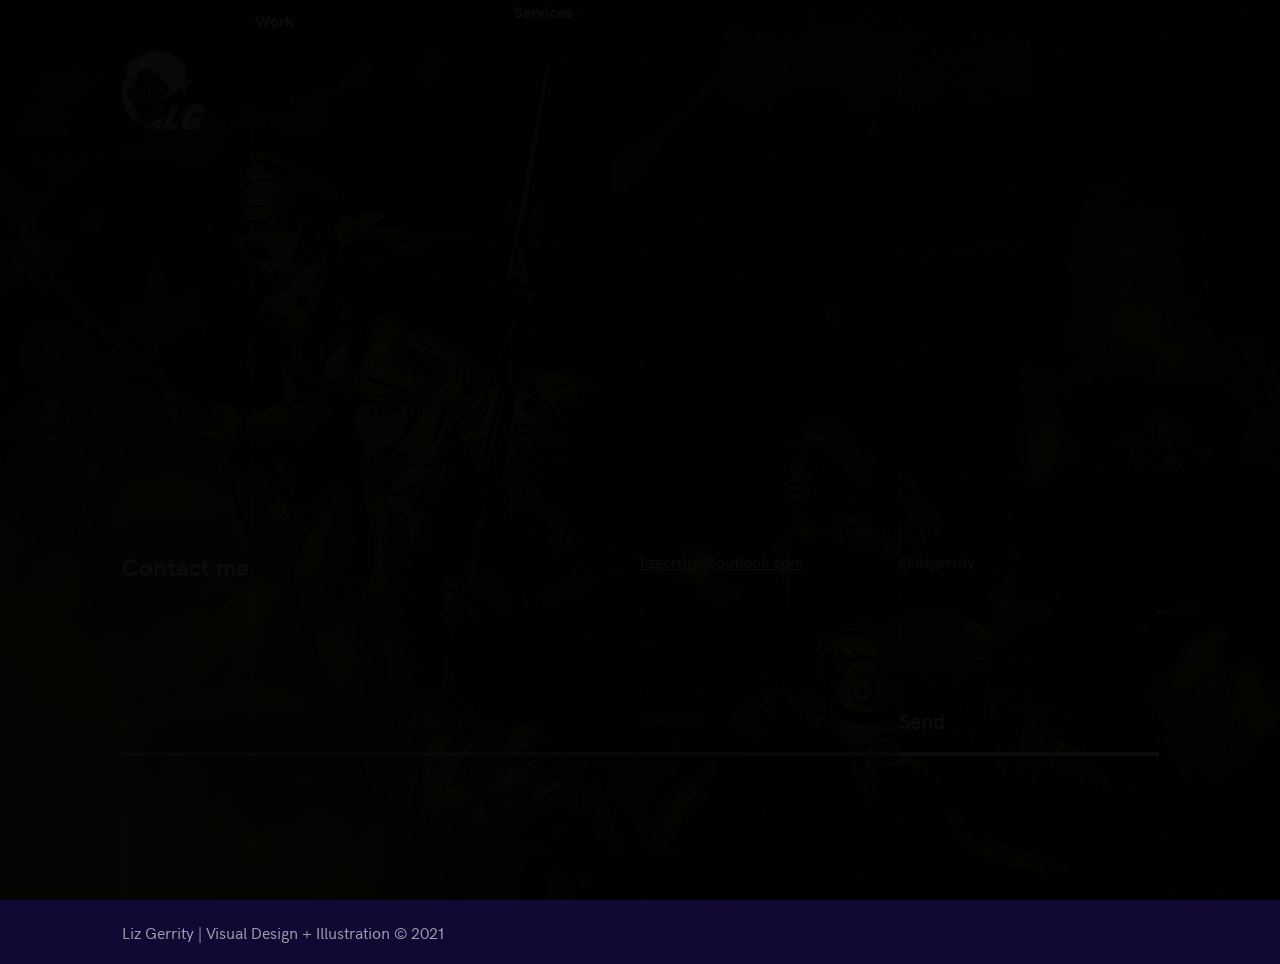
<file: contact.html>
<!DOCTYPE html>
<html lang="en">
  <head>
    <title>Liz Gerrity | Visual Design + Illustration</title>
    <meta name="viewport" content="width=device-width, initial-scale=1, maximum-scale=1">
    <meta charset="utf-8">
    <meta name="format-detection" content="telephone=no">
    <link rel="stylesheet" type="text/css" href="css/core.css">
    <link rel="stylesheet" type="text/css" href="css/animsition.min.css">
    <link rel="stylesheet" type="text/css" href="css/elements.css">
    <link rel="stylesheet" type="text/css" href="css/custom.css">
    <link rel="icon" href="favicon.ico">
  </head>
  <body>
    <div id="wrapper" class="animsition">
      <div id="loader" class="fh">
        <section class="vcenter">
          <div class="container">
            <div class="indicator"> <span class="number">00</span><span class="unit">%</span>
              <div class="loadbar">
                <div class="inner"></div>
              </div>
            </div>
            <div class="img-count"><span class="loaded"></span><span class="description">images loaded</span></div>
          </div>
        </section>
      </div>
      <header id="main-header">
        <div class="container">
          <div class="grid">
            <nav class="main-nav">
              <div class="responsive-nav">
                <div class="bar"></div>
                <div class="bar"></div>
                <div class="bar"></div>
              </div>
              <ul class="nav-links">
                <li class="col-1 brand"><a href="index.html"><img alt="lg" src="images/logo.svg" class="logo"></a></li>
                <li class="col-1 has-dropdown"><a href="index.html" class="nav-link undefined">Work</a>
                  <ul class="dropdown">
                    <li>
                      <h6 class="dropdown-header">CASE STUDIES</h6>
                    </li>
                    <li><a href="trifecta-kombucha.html" class="nav-link undefined">Trifecta Kombucha</a></li>
                    <li><a href="andriotis.html" class="nav-link undefined">Andriotis Law</a></li>
                    <li><a href="otr.html" class="nav-link undefined">Off the Ropes</a></li>
                    <li><a href="julias-star.html" class="nav-link undefined">Julia's Star Foundation</a></li>
                    <li><a href="oberlin-college.html" class="nav-link undefined">Oberlin College</a></li>
                    <li><a href="jis.html" class="nav-link undefined">Jobs in Sports</a></li>
                    <li>
                      <hr class="dropdown-divider" />
                    </li>
                    <li>
                      <h6 class="dropdown-header">WORK</h6>
                    </li>
                    <li><a href="gallery.html" class="nav-link undefined">Gallery</a></li>
                  </ul>
                </li>
                <li class="col-1 col-offset-1"><a href="services.html" class="nav-link undefined">Services</a></li>
                <li class="col-1 col-offset-1"><a href="about.html" class="nav-link undefined">About</a></li>
                <li class="col-1 col-offset-1"><a href="contact.html" class="active nav-link undefined">Contact</a></li>
              </ul>
            </nav>
          </div>
        </div>
      </header>
      <div id="inner">
        <section class="behind-header desktop">
          <div style="background-image: url(images/contact/01.png);" class="bg faded"></div>
          <div class="vbottom desktop fh">
            <div class="container">
              <div class="grid mb-xl">
                <div class="col-4">
                  <h3 class="mt-0">Contact me</h3>
                </div>
                <div class="col-2"><a href="mailto:lizgerrity@outlook.com">lizgerrity@outlook.com</a></div>
                <div class="col-2"><span class="label label-white">@lizgerrity</span></div>
              </div>
              <form id="form" action="php/mail.php" class="vbottom-desktop grid default-form no-spacing lined-form mb-xl">
                <div class="col-2">
                  <input required type="text" placeholder="Name" name="name" class="form-control">
                </div>
                <div class="col-2">
                  <input required type="email" placeholder="Email address" name="email" class="form-control">
                </div>
                <div class="col-2">
                  <textarea required placeholder="Message" name="message" class="small form-control"></textarea>
                </div>
                <div class="col-2">
                  <input id="send" type="submit" value="Send" class="btn btn-primary">
                </div>
              </form>
            </div>
          </div>
        </section>
      </div>
      <footer class="footer">
        <div class="container"><span>Liz Gerrity | Visual Design + Illustration &copy; 2021</span></div>
      </footer>
    </div>
    <script src="js/vendor.js"></script>
    <script src="modules/titan-slider/titan-slider.js"></script>
    <script src="modules/tera-lightbox/tera-lightbox.js"></script>
    <script src="js/functions.js"></script>
  </body>
</html>
</file>
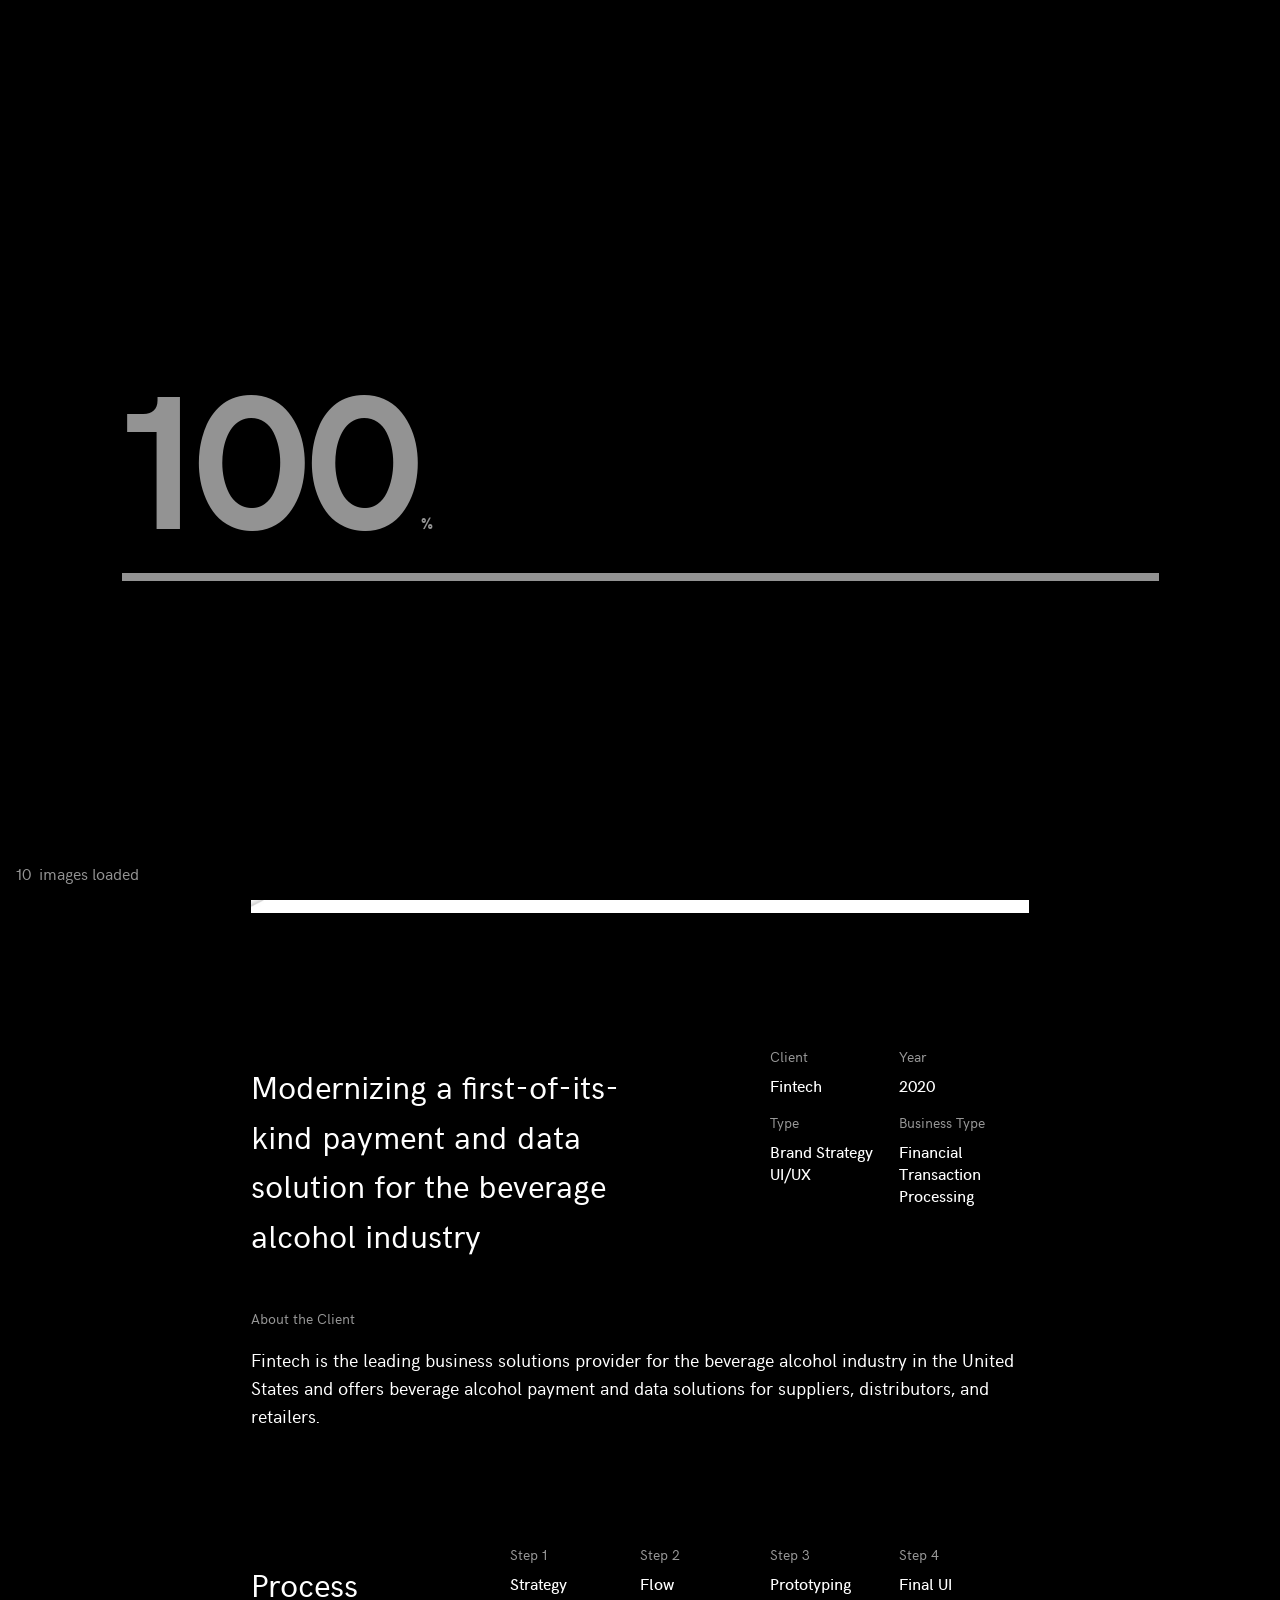
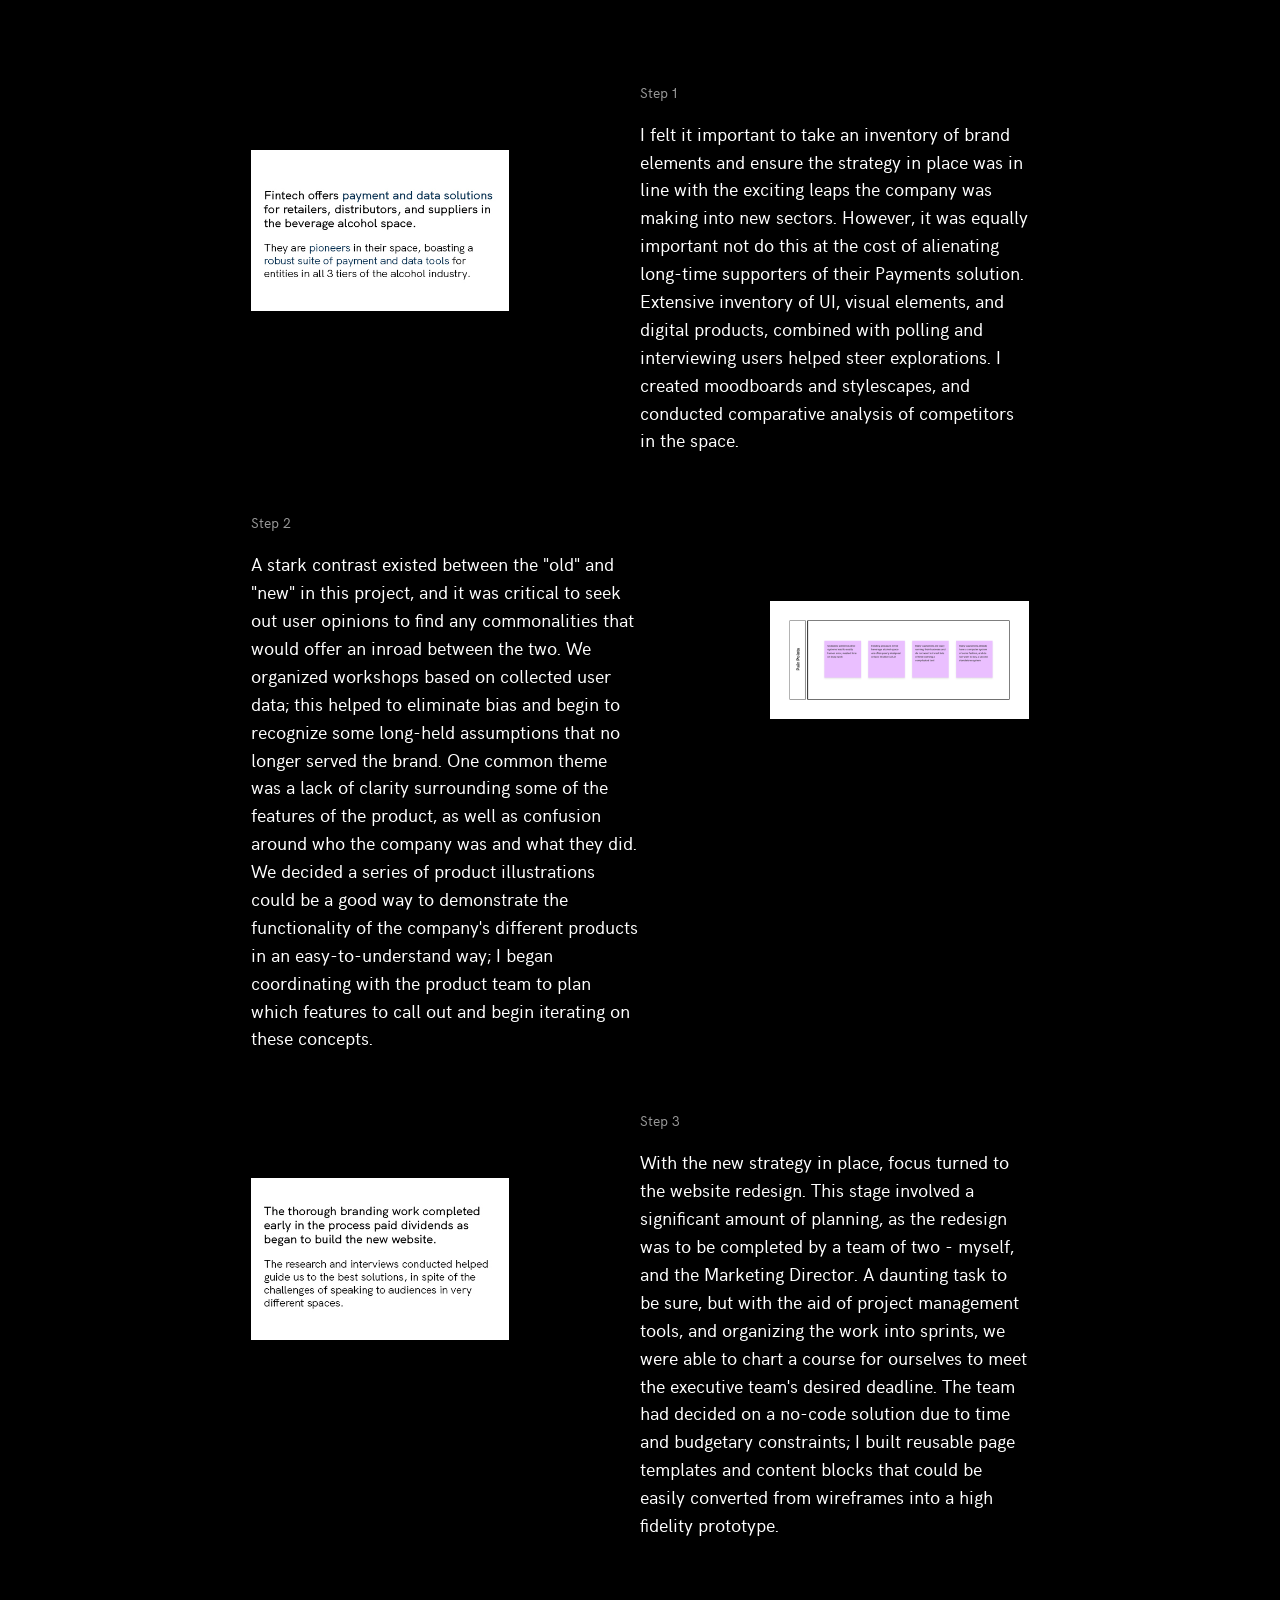
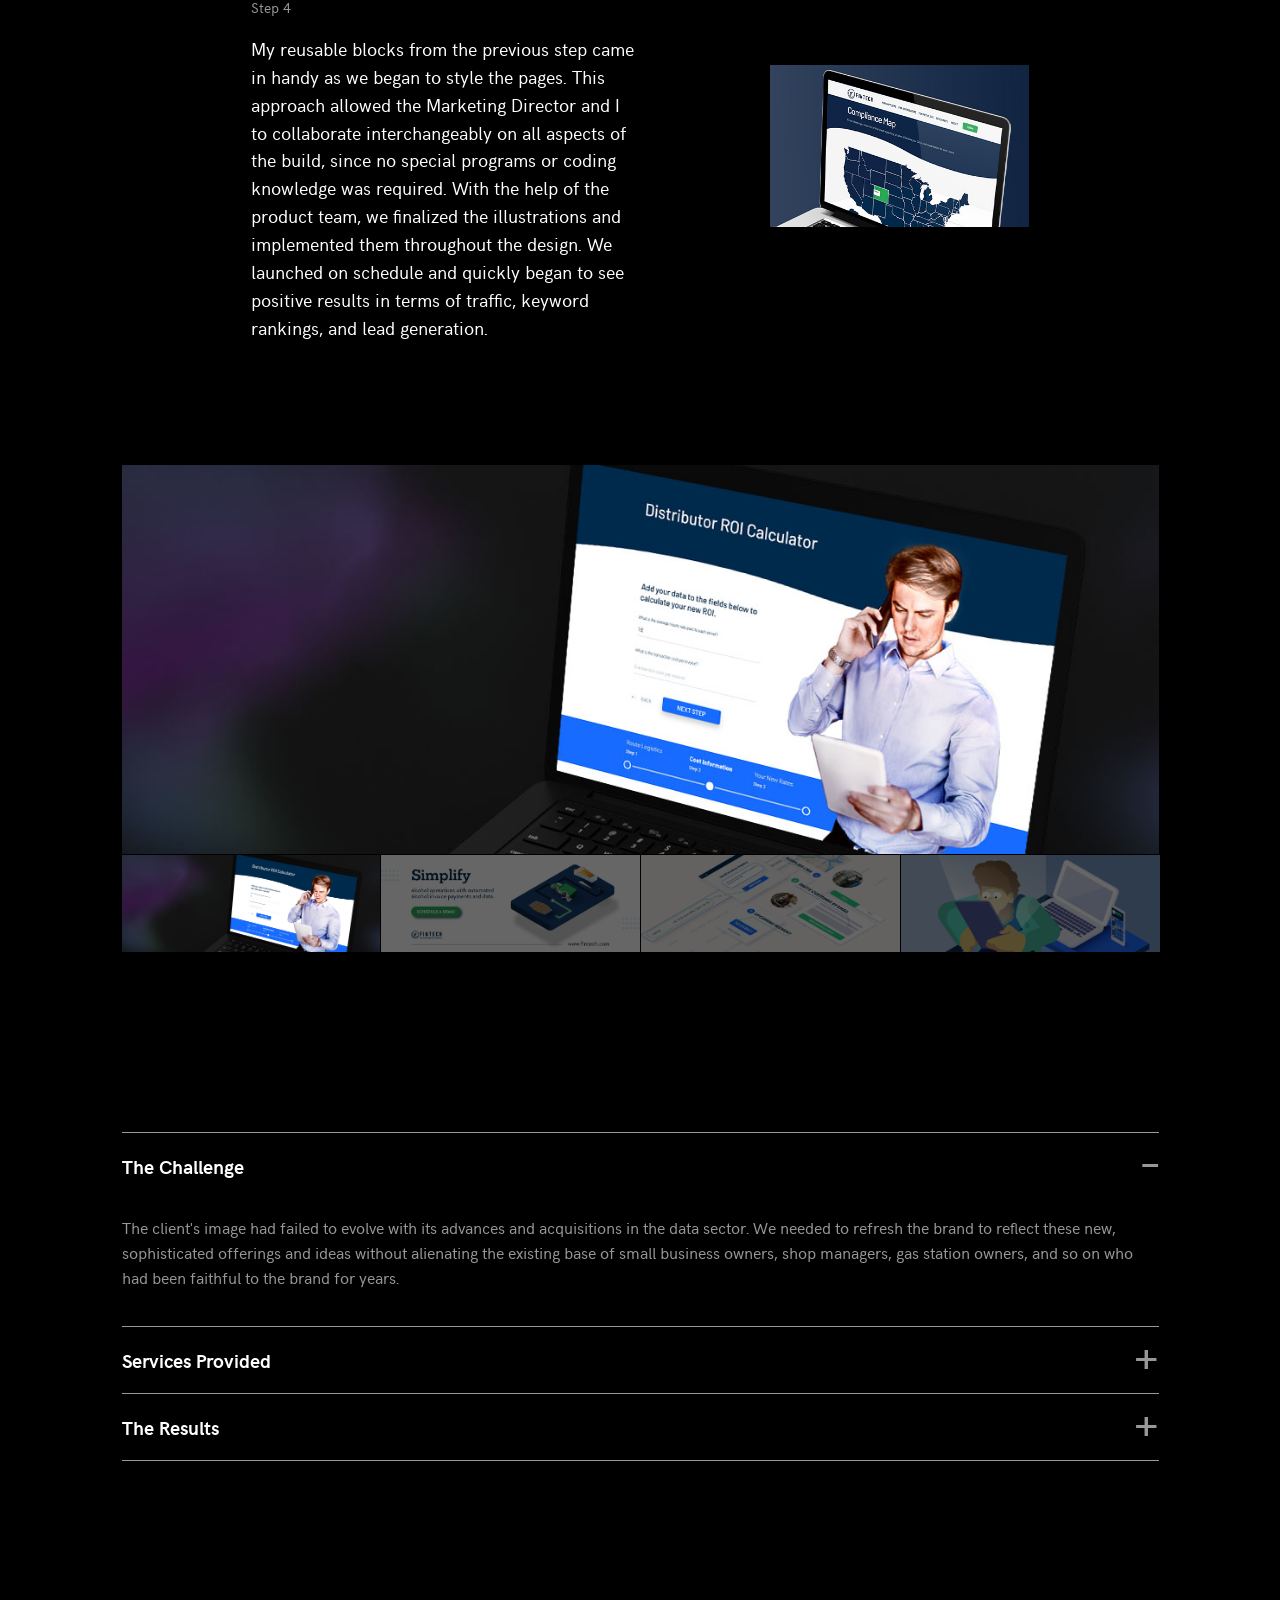
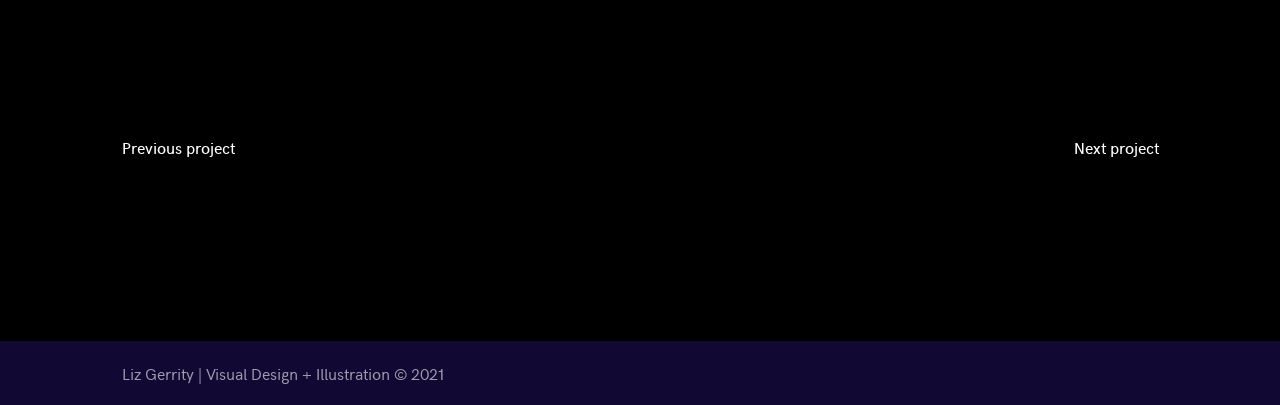
<file: fintech.html>
<!DOCTYPE html>
<html lang="en">

<head>
  <title>Liz Gerrity | Visual Design + Illustration</title>
  <meta name="viewport" content="width=device-width, initial-scale=1, maximum-scale=1">
  <meta charset="utf-8">
  <meta name="format-detection" content="telephone=no">
  <link rel="stylesheet" type="text/css" href="css/core.css">
  <link rel="stylesheet" type="text/css" href="css/animsition.min.css">
  <link rel="stylesheet" type="text/css" href="css/elements.css">
  <link rel="stylesheet" type="text/css" href="css/custom.css">
  <link rel="icon" href="favicon.ico">
</head>

<body>
  <div id="wrapper" class="animsition">
    <div id="loader" class="fh">
      <section class="vcenter">
        <div class="container">
          <div class="indicator"> <span class="number">00</span><span class="unit">%</span>
            <div class="loadbar">
              <div class="inner"></div>
            </div>
          </div>
          <div class="img-count"><span class="loaded"></span><span class="description">images loaded</span></div>
        </div>
      </section>
    </div>
    <header id="main-header">
      <div class="container">
        <div class="grid">
          <nav class="main-nav">
            <div class="responsive-nav">
              <div class="bar"></div>
              <div class="bar"></div>
              <div class="bar"></div>
            </div>
            <ul class="nav-links">
              <li class="col-1 brand"><a href="index.html"><img alt="lg" src="images/logo.svg" class="logo"></a></li>
              <li class="col-1 has-dropdown"><a href="index.html" class="active nav-link undefined">Work</a>
                <ul class="dropdown">
                  <li>
                    <h6 class="dropdown-header">CASE STUDIES</h6>
                  </li>
                  <li><a href="projects.html" class="nav-link undefined">View Case Studies</a></li>
                  <li>
                    <hr class="dropdown-divider" />
                  </li>
                  <li>
                    <h6 class="dropdown-header">SEE MORE</h6>
                  </li>
                  <li><a href="gallery.html" class="nav-link undefined">Image Gallery</a></li>
                </ul>
              </li>
              <li class="col-1 col-offset-1"><a href="services.html" class="nav-link undefined">Services</a></li>
              <li class="col-1 col-offset-1"><a href="about.html" class="nav-link undefined">About</a></li>
              <li class="col-1 col-offset-1"><a href="contact.html" class="nav-link undefined">Contact</a></li>
            </ul>
          </nav>
        </div>
      </div>
    </header>
    <div id="inner">
      <section class="nmb behind-header">
        <div class="hero">
          <div style="background-image: url(images/hero/fintech-hero.jpg);" class="bg faded"></div>
          <div class="vcenter">
            <div class="container mb-xl">
              <div class="grid">
                <div class="col-1">2020</div>
                <div class="col-7">
                  <div class="label">Case Study</div>
                  <h1 class="animatedText">Fintech</h1>
                </div>
              </div>
            </div>
          </div>
        </div>
      </section>
      <section class="mb-xl summary">
        <div class="container">
          <div class="grid content">
            <div class="col-6 col-offset-1">
              <div class="feature mb-xl">
                <img src="images/projects/fintech-feature.jpg">
              </div>
            </div>
          </div>
          <div class="grid content overview">
            <div class="col-offset-1 col-3">
              <p class="project-subheader">Modernizing a first-of-its-kind payment and data solution for the beverage alcohol industry</p>
            </div>
            <div class="col-offset-1 col-1">
              <div class="project-data">
                <div class="title">Client</div>
                <div class="desc">Fintech</div>
              </div>
              <div class="project-data">
                <div class="title">Type</div>
                <div class="desc">Brand Strategy<br>UI/UX</div>
              </div>
            </div>
            <div class="col-1">
              <div class="project-data">
                <div class="title">Year</div>
                <div class="desc">2020</div>
              </div>
              <div class="project-data">
                <div class="title">Business Type</div>
                <div class="desc">Financial Transaction Processing</div>
              </div>
            </div>
            <div class="col-offset-1 col-6">
              <div class="project-data">
                <div class="title">About the Client</div>
                <div class="body">
                  <p class="client">Fintech is the leading business solutions provider for the beverage alcohol industry in the United States and offers beverage alcohol payment and data solutions for suppliers, distributors, and retailers.</p>
                </div>
              </div>
            </div>
          </div>
        </div>
      </section>
      <section class="mb-xl process">
        <div class="container">
          <div class="grid content overview">
            <div class="col-offset-1 col-2">
              <p class="project-subheader">Process</p>
            </div>
            <div class="col-1">
              <div class="project-data">
                <div class="title">Step 1</div>
                <div class="desc">Strategy</div>
              </div>
            </div>
            <div class="col-1">
              <div class="project-data">
                <div class="title">Step 2</div>
                <div class="desc">Flow</div>
              </div>
            </div>
            <div class="col-1">
              <div class="project-data">
                <div class="title">Step 3</div>
                <div class="desc">Prototyping</div>
              </div>
            </div>
            <div class="col-1">
              <div class="project-data">
                <div class="title">Step 4</div>
                <div class="desc">Final UI</div>
              </div>
            </div>
          </div>
          <div class="grid content">
            <div class="grid content overview">
                <div class="step" style="display:flex; justify-content:flex-start;">
                <div class="col-offset-1 col-2 step-img">
                  <img src="images/projects/fintech-process-1.jpg">
                </div>
                <div class="col-offset-1 col-3">
                  <div class="project-data">
                    <div class="title">Step 1</div>
                    <div class="body">
                      <p class="client">I felt it important to take an inventory of brand elements and ensure the strategy in place was in line with the exciting leaps the company was making into new sectors. However, it was equally important not do this at the cost of alienating long-time supporters of their Payments solution. Extensive inventory of UI, visual elements, and digital products, combined with polling and interviewing users helped steer explorations. I created moodboards and stylescapes, and conducted comparative analysis of competitors in the space.</p>
                    </div>
                  </div>
                </div>
                </div>
                <div class="step" style="display:flex; justify-content:flex-start;">
                <div class="col-offset-1 col-3">
                  <div class="project-data">
                    <div class="title">Step 2</div>
                    <div class="body">
                      <p class="client">A stark contrast existed between the "old" and "new" in this project, and it was critical to seek out user opinions to find any commonalities that would offer an inroad between the two. We organized workshops based on collected user data; this helped to eliminate bias and begin to recognize some long-held assumptions that no longer served the brand. One common theme was a lack of clarity surrounding some of the features of the product, as well as confusion around who the company was and what they did. We decided a series of product illustrations could be a good way to demonstrate the functionality of the company's different products in an easy-to-understand way; I began coordinating with the product team to plan which features to call out and begin iterating on these concepts.</p>
                    </div>
                  </div>
                </div>
                <div class="col-offset-1 col-2 step-img" style="margin-top:7%;">
                  <img src="images/projects/fintech-process-2.png">
                </div>

                </div>
                <div class="step" style="display:flex; justify-content:flex-start;">
                <div class="col-offset-1 col-2 step-img">
                  <img src="images/projects/fintech-process-3.jpg">
                </div>
                <div class="col-offset-1 col-3">
                  <div class="project-data">
                    <div class="title">Step 3</div>
                    <div class="body">
                      <p class="client">With the new strategy in place, focus turned to the website redesign. This stage involved a significant amount of planning, as the redesign was to be completed by a team of two - myself, and the Marketing Director. A daunting task to be sure, but with the aid of project management tools, and organizing the work into sprints, we were able to chart a course for ourselves to meet the executive team's desired deadline. The team had decided on a no-code solution due to time and budgetary constraints; I built reusable page templates and content blocks that could be easily converted from wireframes into a high fidelity prototype. </p>
                    </div>
                  </div>
                </div>
                </div>
                <div class="step" style="display:flex; justify-content:flex-start;">
                <div class="col-offset-1 col-3">
                  <div class="project-data">
                    <div class="title">Step 4</div>
                    <div class="body">
                      <p class="client">My reusable blocks from the previous step came in handy as we began to style the pages. This approach allowed the Marketing Director and I to collaborate interchangeably on all aspects of the build, since no special programs or coding knowledge was required. With the help of the product team, we finalized the illustrations and implemented them throughout the design. We launched on schedule and quickly began to see positive results in terms of traffic, keyword rankings, and lead generation.</p>
                    </div>
                  </div>
                </div>
                <div class="col-offset-1 col-2 step-img">
                  <img src="images/projects/fintech-process-4.jpg">
                </div>
              </div>
            </div>
          </div>
        </div>
        </section>
    <section class="mb-xl slide">
      <div class="container">
        <div class="grid content">
          <div id="img-carousel" class="titanSlider">
            <ul class="slides">
              <li class="slide"><img src="images/projects/fintech-slide-1.jpg" class="fw"></li>
              <li class="slide"><img src="images/projects/fintech-slide-2.jpg" class="fw"></li>
              <li class="slide"><img src="images/projects/fintech-slide-3.jpg" class="fw"></li>
              <li class="slide"><img src="images/projects/fintech-slide-4.jpg" class="fw"></li>
            </ul>
          </div>
        </div>
      </div>
    </section>
    <section class="mb-xl">
      <div class="container">
        <div class="grid content">
          <div class="col-4 col-offset-2">
            <p></p>
          </div>
        </div>
      </div>
    </section>
    <section class="mb-xl accordion">
      <div class="container">
        <ul class="accordion">
          <li class="active">
            <div class="head">
              <div class="title">The Challenge</div>
            </div>
            <div class="body">
              <p class="stats">The client's image had failed to evolve with its advances and acquisitions in the data sector. We needed to refresh the brand to reflect these new, sophisticated offerings and ideas without alienating the existing base of small business owners, shop managers, gas station owners, and so on who had been faithful to the brand for years.
            </div>
          </li>
          <li>
            <div class="head">
              <div class="title">Services Provided</div>
            </div>
            <div class="body">
              <div class="grid">
                <div class="col-2"><span class="label">Brand Identity</span>
                  <ul class="striped inside">
                    <li>Strategy & Messaging</li>
                    <li>Brand Personality</li>
                    <li>Visual Identity</li>
                  </ul>
                </div>
                <div class="col-2"><span class="label">Website Design</span>
                  <ul class="striped inside">
                    <li>Information Architecture</li>
                    <li>Wireframing</li>
                    <li>Live Prototyping</li>
                    <li>Developer Handoff</li>
                  </ul>
                </div>
                <div class="col-2"><span class="label">Marketing Collateral</span>
                  <ul class="striped inside">
                    <li>Experience Design/ Trade Show</li>
                    <li>Social Media Design</li>
                    <li>Email Design</li>
                  </ul>
                </div>
              </div>
            </div>
          </li>
          <li>
            <div class="head">
              <div class="title">The Results</div>
            </div>
            <div class="body">
              <div class="grid">
                <div class="col-2"><span class="label">Website Performance</span>
                  <ul class="striped inside">
                    <li>Overall traffic increase + 400% QOQ</li>
                    <li>Record number of marketing leads after launch</li>
                    <li>Improved brand visibility</li>
                    <li>Improved accessibility flaws in previous color scheme</li>
                  </ul>
                </div>
              </div>
            </div>
          </li>
        </ul>
      </div>
    </section>
    <section class="prev-next-container mb-xl">
      <div class="container">
        <div class="grid content">
          <div class="col-4">
            <div class="vcenter link-container"><a href="trifecta-kombucha.html" class="prev-link">
                <div class="project-title">Trifecta Kombucha</div>
                <div class="link-title">Previous project</div>
              </a></div>
          </div>
          <div class="col-4">
            <div class="vcenter link-container text-right"><a href="otr.html" class="next-link">
                <div class="project-title">Off the Ropes</div>
                <div class="link-title">Next project</div>
              </a></div>
          </div>
        </div>
      </div>
    </section>
  <footer class="footer">
    <div class="container"><span>Liz Gerrity | Visual Design + Illustration &copy; 2021</span></div>
  </footer>
  </div>
  <script src="js/vendor.js"></script>
  <script src="modules/titan-slider/titan-slider.js"></script>
  <script src="modules/tera-lightbox/tera-lightbox.js"></script>
  <script src="js/functions.js"></script>
  <script>
    $('#img-carousel').titanSlider({
      carousel: true,
      autoplay: true
    });
  </script>
</body>

</html>
</file>
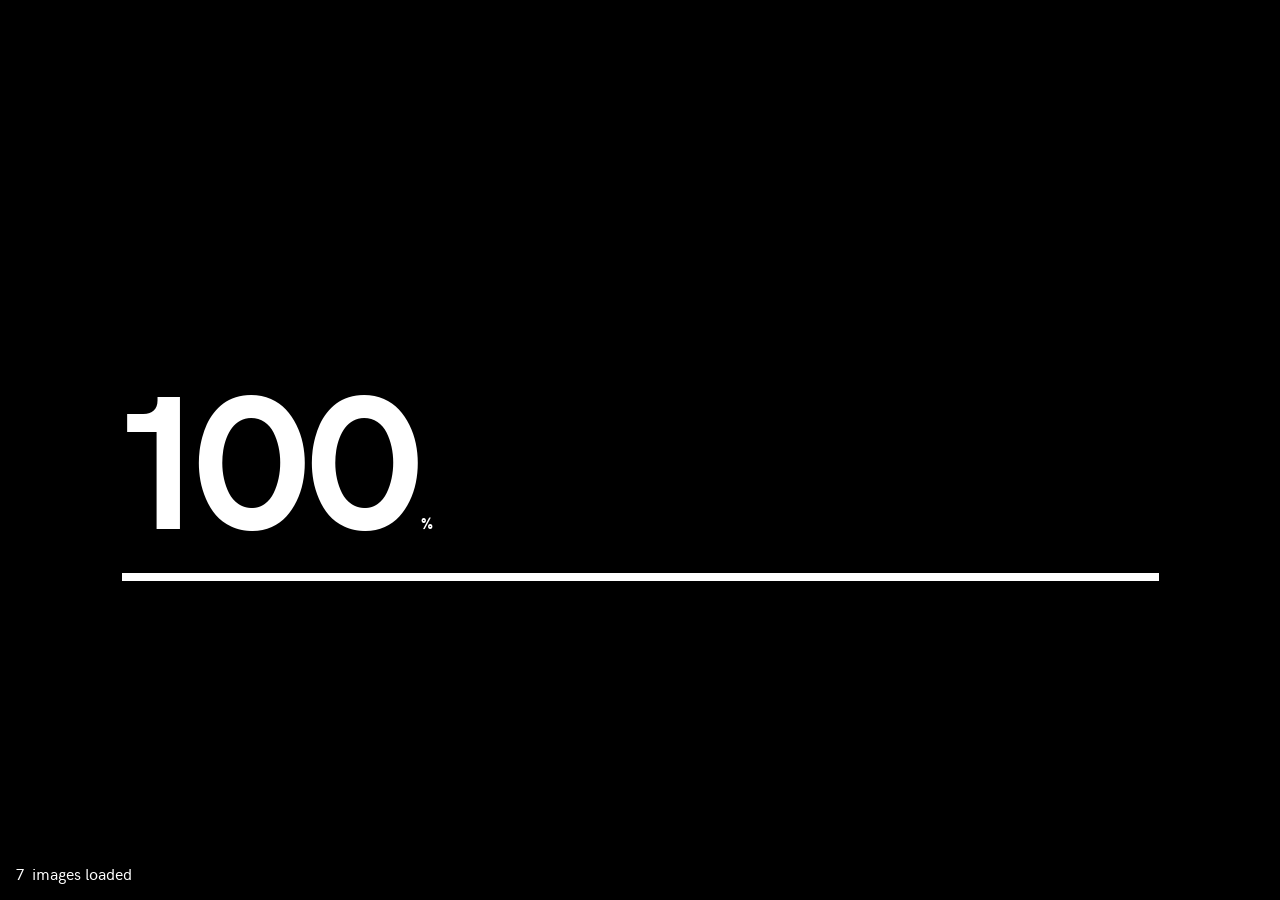
<file: index-old.html>
<!DOCTYPE html>
<html lang="en">

<head>
    <title>Liz Gerrity | Portfolio</title>
    <meta name="viewport" content="width=device-width, initial-scale=1, maximum-scale=1">
    <meta charset="utf-8">
    <meta name="format-detection" content="telephone=no">
    <link rel="stylesheet" type="text/css" href="css/core.css">
    <link rel="stylesheet" type="text/css" href="css/animsition.min.css">
    <link rel="stylesheet" type="text/css" href="css/elements.css">
    <link rel="stylesheet" type="text/css" href="css/custom.css">
    <link rel="icon" href="favicon.ico">
</head>

<body>
    <div id="wrapper" class="animsition">
        <div id="loader" class="fh">
            <section class="vcenter">
                <div class="container">
                    <div class="indicator"> <span class="number">00</span><span class="unit">%</span>
                        <div class="loadbar">
                            <div class="inner"></div>
                        </div>
                    </div>
                    <div class="img-count"><span class="loaded"></span><span class="description">images loaded</span>
                    </div>
                </div>
            </section>
        </div>
        <header id="main-header">
            <div class="container">
                <div class="grid">
                    <nav class="main-nav">
                        <div class="responsive-nav">
                            <div class="bar"></div>
                            <div class="bar"></div>
                            <div class="bar"></div>
                        </div>
                        <ul class="nav-links">
                            <li class="col-1 brand"><a href="index.html"><img alt="lg" src="images/logo.svg"
                                        class="logo"></a></li>
                            <li class="col-1 has-dropdown"><a href="index.html"
                                    class="active nav-link undefined">Work</a>
                                <ul class="dropdown">
                                    <li>
                                        <h6 class="dropdown-header">CASE STUDIES</h6>
                                    </li>
                                    <li><a href="projects.html" class="nav-link undefined">View Case Studies</a></li>
                                    <li>
                                        <hr class="dropdown-divider" />
                                    </li>
                                    <li>
                                        <h6 class="dropdown-header">SEE MORE</h6>
                                    </li>
                                    <li><a href="gallery.html" class="nav-link undefined">Image Gallery</a></li>
                                </ul>
                            </li>
                            <li class="col-1 col-offset-1"><a href="services.html"
                                    class="nav-link undefined">Services</a></li>
                            <li class="col-1 col-offset-1"><a href="about.html" class="nav-link undefined">About</a>
                            </li>
                            <li class="col-1 col-offset-1"><a href="contact.html" class="nav-link undefined">Contact</a>
                            </li>
                        </ul>
                    </nav>
                </div>
            </div>
        </header>
        <div id="inner">
            <section class="behind-header">
                <div id="home-slider" class="titanSlider fh fw">
                    <ul class="slides">
                        <li class="slide dark">
                            <div class="hero fs">
                                <div style="background-image: url(images/hero/trifecta-hero.jpg);" class="bg faded">
                                </div>
                                <div class="vcenter">
                                    <div class="container">
                                        <div class="grid">
                                            <div class="col-1">2020</div>
                                            <div class="col-7">
                                                <div class="label">Case Study</div><a href="trifecta-kombucha.html"
                                                    class="project-link">
                                                    <h1 class="stripe animatedText">Trifecta Kombucha</h1>
                                                </a>
                                                <div class="label">Brand Identity</div>
                                                <div class="label">Logo Design</div>
                                            </div>
                                        </div>
                                    </div>
                                </div>
                            </div>
                        </li>
                        <li class="slide dark">
                            <div class="hero fs">
                                <div style="background-image: url(images/hero/andriotis-hero.jpg);" class="bg faded">
                                </div>
                                <div class="vcenter">
                                    <div class="container">
                                        <div class="grid">
                                            <div class="col-1">2020</div>
                                            <div class="col-7">
                                                <div class="label">Case Study</div><a href="andriotis.html"
                                                    class="project-link">
                                                    <h1 class="stripe animatedText">Andriotis Law</h1>
                                                </a>
                                                <div class="label">Brand Identity</div>
                                                <div class="label">UI/UX</div>
                                            </div>
                                        </div>
                                    </div>
                                </div>
                            </div>
                        </li>
                        <li class="slide dark">
                            <div class="hero fs">
                                <div style="background-image: url(images/hero/otr-hero.jpg);" class="bg faded"></div>
                                <div class="vcenter">
                                    <div class="container">
                                        <div class="grid">
                                            <div class="col-1">2020</div>
                                            <div class="col-7">
                                                <div class="label">Case Study</div><a href="otr.html"
                                                    class="project-link">
                                                    <h1 class="stripe animatedText">Off the Ropes</h1>
                                                </a>
                                                <div class="label">Experience Design</div>
                                                <div class="label">UI/UX</div>
                                            </div>
                                        </div>
                                    </div>
                                </div>
                            </div>
                        </li>
                        <li class="slide dark">
                            <div class="hero fs">
                                <div style="background-image: url(images/hero/julias-star-hero.jpg);" class="bg faded">
                                </div>
                                <div class="vcenter">
                                    <div class="container">
                                        <div class="grid">
                                            <div class="col-1">2020</div>
                                            <div class="col-7">
                                                <div class="label">Case Study</div><a href="julias-star.html"
                                                    class="project-link">
                                                    <h1 class="stripe animatedText">Julia's Star Foundation</h1>
                                                </a>
                                                <div class="label">Illustration</div>
                                                <div class="label">Apparel</div>
                                            </div>
                                        </div>
                                    </div>
                                </div>
                            </div>
                        </li>
                        <li class="slide dark">
                            <div class="hero fs">
                                <div style="background-image: url(images/hero/oberlin-hero.jpg);" class="bg faded">
                                </div>
                                <div class="vcenter">
                                    <div class="container">
                                        <div class="grid">
                                            <div class="col-1">2020</div>
                                            <div class="col-7">
                                                <div class="label">Case Study</div><a href="oberlin-college.html"
                                                    class="project-link">
                                                    <h1 class="stripe animatedText">Oberlin College</h1>
                                                </a>
                                                <div class="label">Brand Identity</div>
                                                <div class="label">Illustration</div>
                                            </div>
                                        </div>
                                    </div>
                                </div>
                            </div>
                        </li>
                        <li class="slide dark">
                            <div class="hero fs">
                                <div style="background-image: url(images/hero/jis-hero.jpg);" class="bg faded"></div>
                                <div class="vcenter">
                                    <div class="container">
                                        <div class="grid">
                                            <div class="col-1">2020</div>
                                            <div class="col-7">
                                                <div class="label">Case Study</div><a href="jis.html"
                                                    class="project-link">
                                                    <h1 class="stripe animatedText">Jobs in Sports</h1>
                                                </a>
                                                <div class="label">Brand Identity</div>
                                                <div class="label">UI/UX</div>
                                            </div>
                                        </div>
                                    </div>
                                </div>
                            </div>
                        </li>
                        <li class="slide dark">
                            <div class="hero fs">
                                <div style="background-image: url(images/hero/jis-hero.jpg);" class="bg faded"></div>
                                <div class="vcenter">
                                    <div class="container">
                                        <div class="grid">
                                            <div class="col-1">2020</div>
                                            <div class="col-7">
                                                <div class="label">Case Study</div><a href="fintech.html"
                                                    class="project-link">
                                                    <h1 class="stripe animatedText">Fintech</h1>
                                                </a>
                                                <div class="label">Brand Identity</div>
                                                <div class="label">UI/UX</div>
                                            </div>
                                        </div>
                                    </div>
                                </div>
                            </div>
                        </li>
                    </ul>
                </div>
            </section>
        </div>
    </div>
    <script src="js/vendor.js"></script>
    <script src="modules/titan-slider/titan-slider.js"></script>
    <script src="modules/tera-lightbox/tera-lightbox.js"></script>
    <script src="js/functions.js"></script>
    <script>
        $('#home-slider').titanSlider();
    </script>
</body>

</html>
</file>
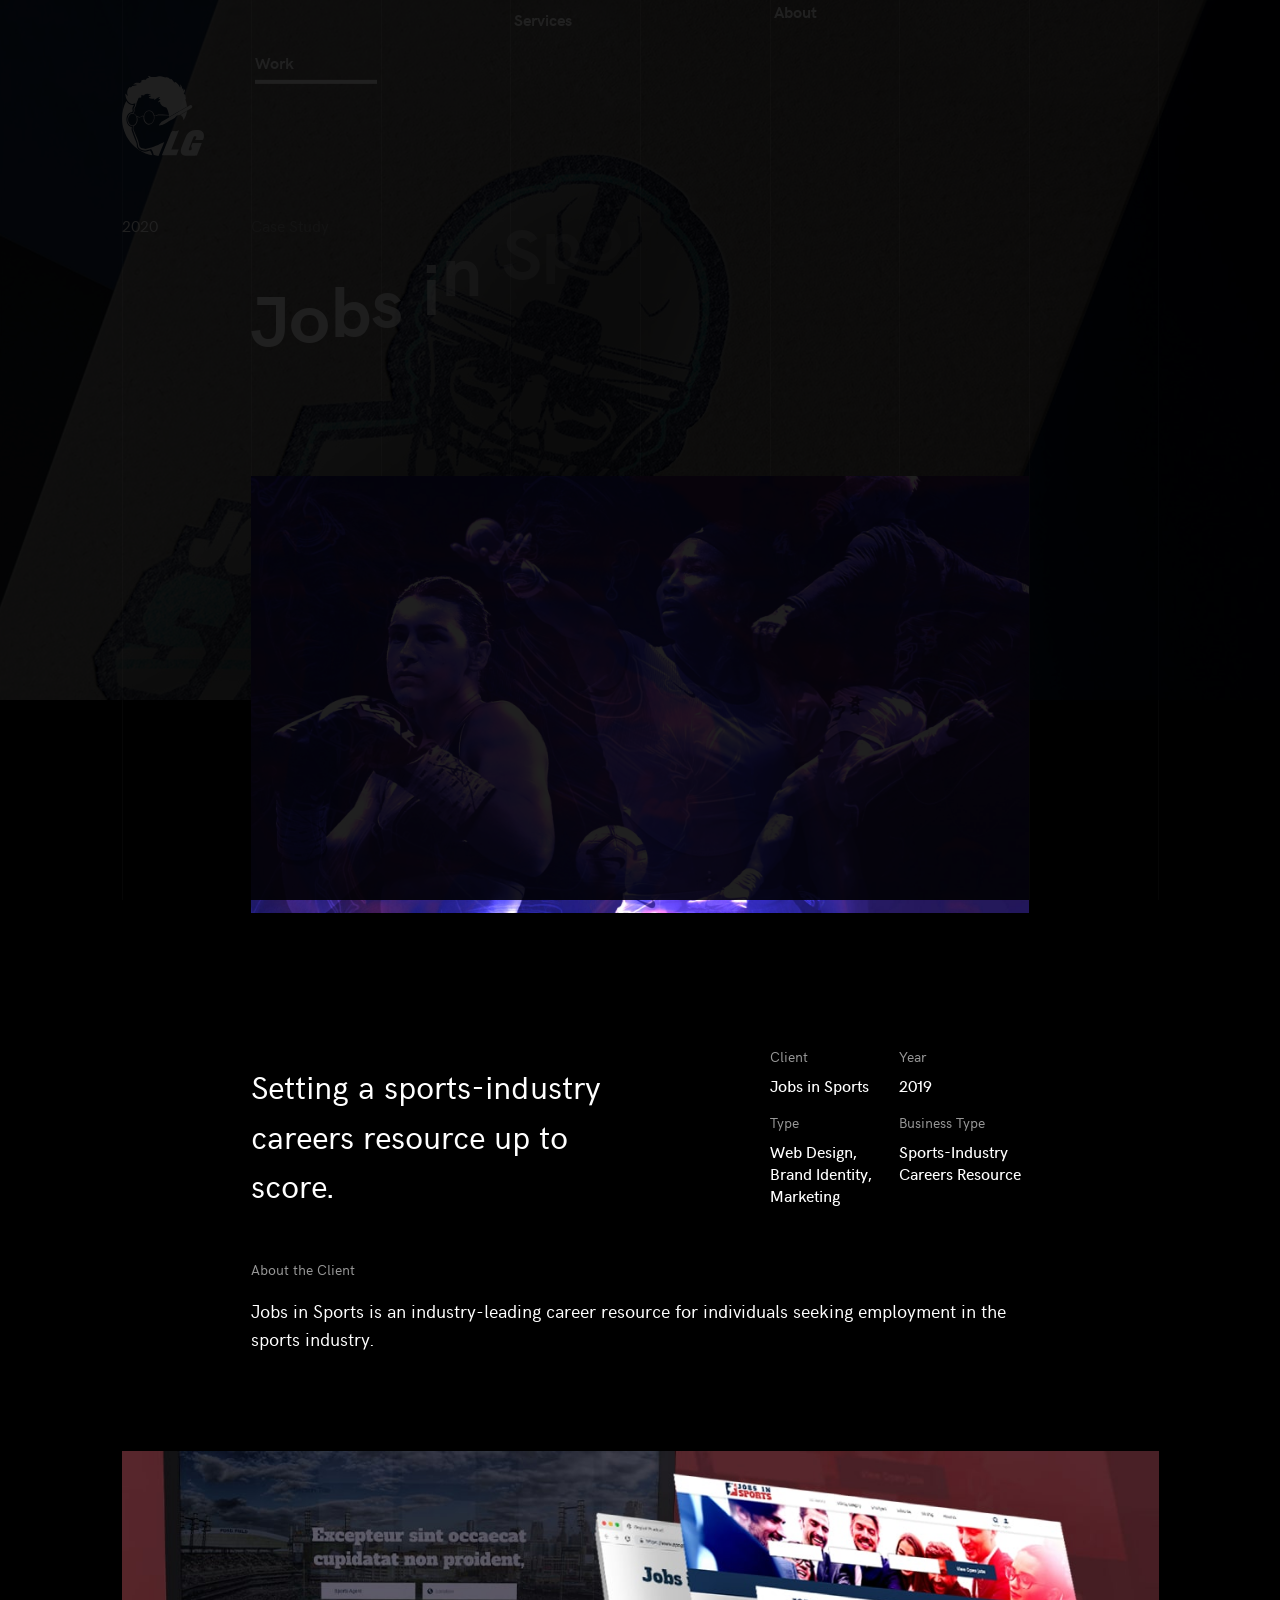
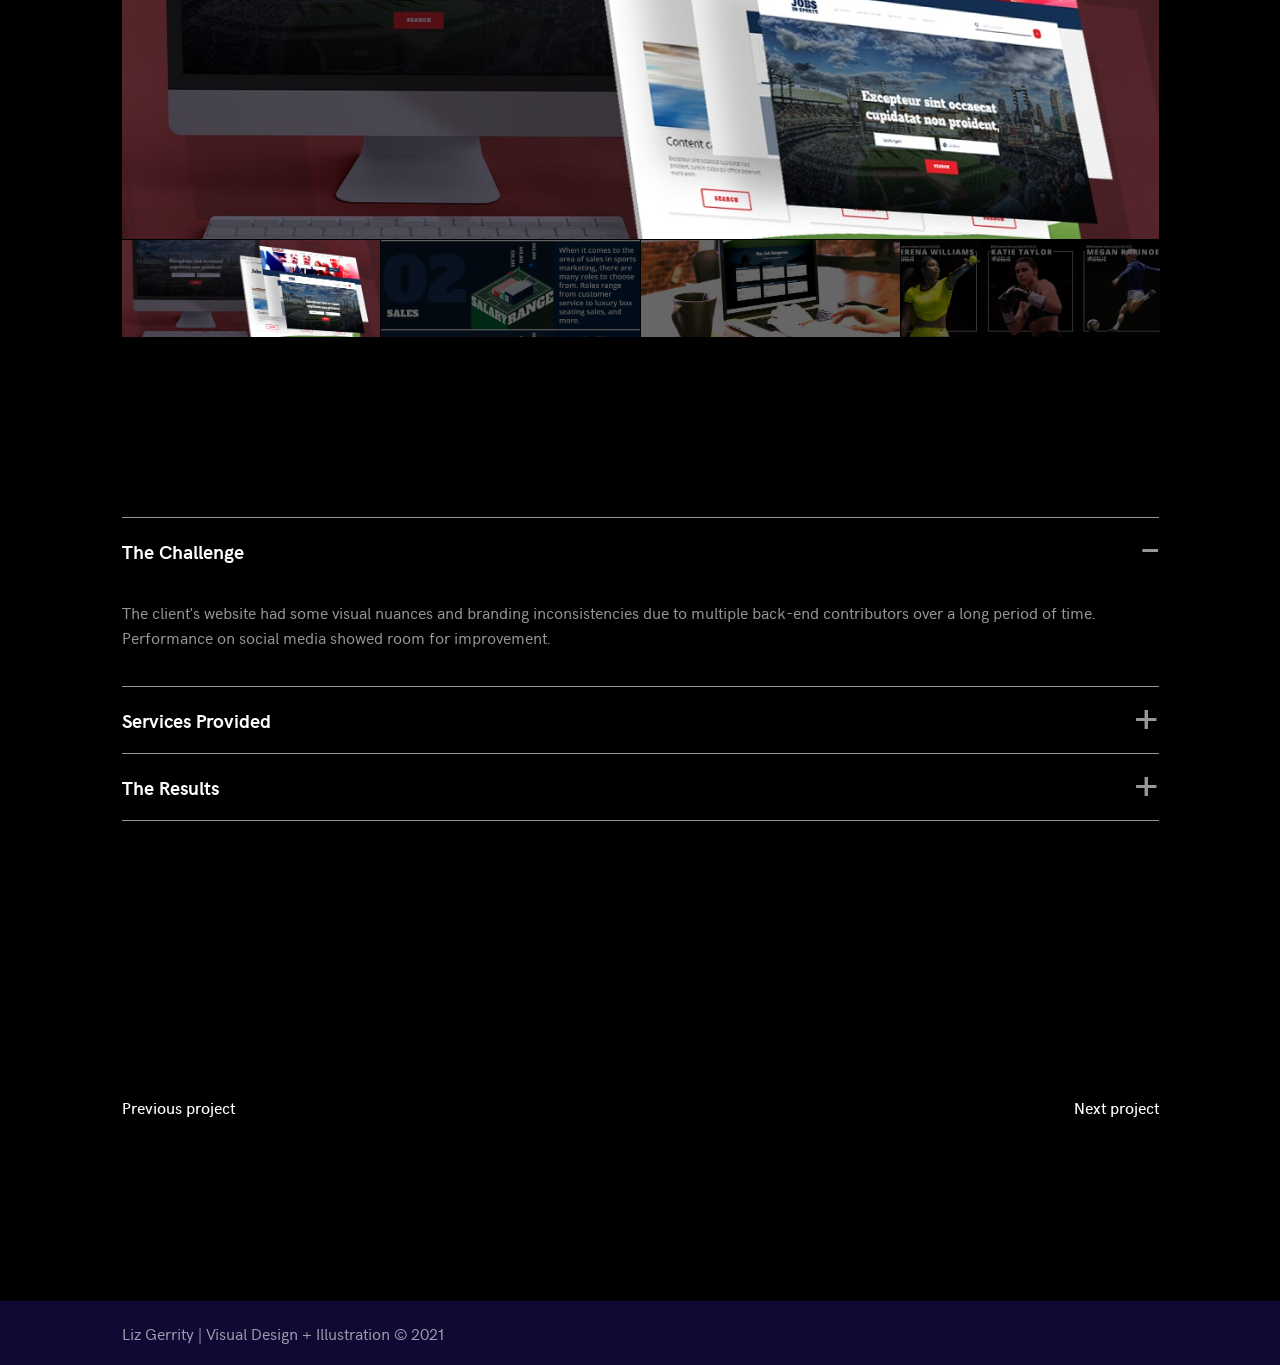
<file: jis.html>
<!DOCTYPE html>
<html lang="en">

<head>
  <title>Liz Gerrity | Visual Design + Illustration</title>
  <meta name="viewport" content="width=device-width, initial-scale=1, maximum-scale=1">
  <meta charset="utf-8">
  <meta name="format-detection" content="telephone=no">
  <link rel="stylesheet" type="text/css" href="css/core.css">
  <link rel="stylesheet" type="text/css" href="css/animsition.min.css">
  <link rel="stylesheet" type="text/css" href="css/elements.css">
  <link rel="stylesheet" type="text/css" href="css/custom.css">
  <link rel="icon" href="favicon.ico">
</head>

<body>
  <div id="wrapper" class="animsition">
    <div id="loader" class="fh">
      <section class="vcenter">
        <div class="container">
          <div class="indicator"> <span class="number">00</span><span class="unit">%</span>
            <div class="loadbar">
              <div class="inner"></div>
            </div>
          </div>
          <div class="img-count"><span class="loaded"></span><span class="description">images loaded</span></div>
        </div>
      </section>
    </div>
    <header id="main-header">
      <div class="container">
        <div class="grid">
          <nav class="main-nav">
            <div class="responsive-nav">
              <div class="bar"></div>
              <div class="bar"></div>
              <div class="bar"></div>
            </div>
            <ul class="nav-links">
              <li class="col-1 brand"><a href="index.html"><img alt="lg" src="images/logo.svg" class="logo"></a></li>
              <li class="col-1 has-dropdown"><a href="index.html" class="active nav-link undefined">Work</a>
                <ul class="dropdown">
                  <li>
                    <h6 class="dropdown-header">CASE STUDIES</h6>
                  </li>
                  <li><a href="projects.html" class="nav-link undefined">View Case Studies</a></li>
                  <li>
                    <hr class="dropdown-divider" />
                  </li>
                  <li>
                    <h6 class="dropdown-header">SEE MORE</h6>
                  </li>
                  <li><a href="gallery.html" class="nav-link undefined">Image Gallery</a></li>
                </ul>
              </li>
              <li class="col-1 col-offset-1"><a href="services.html" class="nav-link undefined">Services</a></li>
              <li class="col-1 col-offset-1"><a href="about.html" class="nav-link undefined">About</a></li>
              <li class="col-1 col-offset-1"><a href="contact.html" class="nav-link undefined">Contact</a></li>
            </ul>
          </nav>
        </div>
      </div>
    </header>
    <div id="inner">
      <section class="nmb behind-header">
        <div class="hero">
          <div style="background-image: url(images/hero/jis-hero.jpg);" class="bg faded"></div>
          <div class="vcenter">
            <div class="container mb-xl">
              <div class="grid">
                <div class="col-1">2020</div>
                <div class="col-7">
                  <div class="label">Case Study</div>
                  <h1 class="animatedText">Jobs in Sports</h1>
                </div>
              </div>
            </div>
          </div>
        </div>
      </section>
      <section class="mb-xl">
        <div class="container">
          <div class="grid content">
            <div class="col-6 col-offset-1">
              <div class="feature mb-xl">
                <img src="images/projects/jis-feature.jpg">
              </div>
            </div>
          </div>
          <div class="grid content overview">
            <div class="col-offset-1 col-3">
              <p class="project-subheader">Setting a sports-industry careers resource up to score.</p>
            </div>
            <div class="col-offset-1 col-1">
              <div class="project-data">
                <div class="title">Client</div>
                <div class="desc">Jobs in Sports</div>
              </div>
              <div class="project-data">
                <div class="title">Type</div>
                <div class="desc">Web Design, Brand Identity, Marketing</div>
              </div>
            </div>
            <div class="col-1">
              <div class="project-data">
                <div class="title">Year</div>
                <div class="desc">2019</div>
              </div>
              <div class="project-data">
                <div class="title">Business Type</div>
                <div class="desc">Sports-Industry Careers Resource</div>
              </div>
            </div>
            <div class="col-offset-1 col-6">
              <div class="project-data">
                <div class="title">About the Client</div>
                <div class="body">
                  <p class="client">Jobs in Sports is an industry-leading career resource for individuals seeking employment in the sports industry. </p>
                </div>
              </div>
            </div>
          </div>
        </div>
    </div>
    </section>
    <section class="mb-xl">
      <div class="container">
        <div class="grid content">
          <div id="img-carousel" class="titanSlider">
            <ul class="slides">
              <li class="slide"><img src="images/projects/jis-slide-1.jpg" class="fw"></li>
              <li class="slide"><img src="images/projects/jis-slide2.jpg" class="fw"></li>
              <li class="slide"><img src="images/projects/jis-slide3.jpg" class="fw"></li>
              <li class="slide"><img src="images/projects/jis-slide4.jpg" class="fw"></li>
            </ul>
          </div>
        </div>
      </div>
    </section>
    <section class="mb-xl">
      <div class="container">
        <div class="grid content">
          <div class="col-4 col-offset-2">
            <p></p>
          </div>
        </div>
      </div>
    </section>
    <section class="mb-xl performance">
      <div class="container">
        <ul class="accordion">
          <li class="active">
            <div class="head">
              <div class="title">The Challenge</div>
            </div>
            <div class="body">
              <p class="stats">The client's website had some visual nuances and branding inconsistencies due to multiple back-end contributors over a long period of time. Performance on social media showed room for improvement.
            </div>
          </li>
          <li>
            <div class="head">
              <div class="title">Services Provided</div>
            </div>
            <div class="body">
              <div class="grid">
                <div class="col-2"><span class="label">Brand Identity</span>
                  <ul class="striped inside">
                    <li>Logo Design</li>
                    <li>Imagery</li>
                    <li>Visual Identity</li>
                  </ul>
                </div>
                <div class="col-2"><span class="label">Website Design</span>
                  <ul class="striped inside">
                    <li>Wireframing</li>
                    <li>Live Prototyping</li>
                    <li>Landing Page Design</li>
                  </ul>
                </div>
                <div class="col-2"><span class="label">Marketing Collateral</span>
                  <ul class="striped inside">
                    <li>Infographic Design</li>
                    <li>Social Media Design</li>
                    <li>Motion Graphics</li>
                  </ul>
                </div>
              </div>
            </div>
          </li>
          <li>
            <div class="head">
              <div class="title">The Results</div>
            </div>
            <div class="body">
              <div class="grid">
                <div class="col-2"><span class="label">Website Performance</span>
                  <ul class="striped inside">
                    <li>Improved </li>
                    <li>Keyword performance increase</li>
                    <li>Improved brand visibility</li>
                    <li>Increase in case leads</li>
                  </ul>
                </div>
                <div class="col-2"><span class="label">Marketing</span>
                  <ul class="striped inside">
                    <li>Increased social media followers on all platforms</li>
                    <li>Increased email capture from Ebook campaigns</li>
                  </ul>
                </div>
              </div>
            </div>
          </li>
        </ul>
      </div>
    </section>
    <section class="prev-next-container mb-xl">
      <div class="container">
        <div class="grid content">
          <div class="col-4">
            <div class="vcenter link-container"><a href="trifecta-kombucha.html" class="prev-link">
                <div class="project-title">Trifecta Kombucha</div>
                <div class="link-title">Previous project</div>
              </a></div>
          </div>
          <div class="col-4">
            <div class="vcenter link-container text-right"><a href="otr.html" class="next-link">
                <div class="project-title">Off the Ropes</div>
                <div class="link-title">Next project</div>
              </a></div>
          </div>
        </div>
      </div>
    </section>
  </div>
  <footer class="footer">
    <div class="container"><span>Liz Gerrity | Visual Design + Illustration &copy; 2021</span></div>
  </footer>
  
  </div>
  <script src="js/vendor.js"></script>
  <script src="modules/titan-slider/titan-slider.js"></script>
  <script src="modules/tera-lightbox/tera-lightbox.js"></script>
  <script src="js/functions.js"></script>
  <script>
    $('#img-carousel').titanSlider({
      carousel: true,
      autoplay: true
    });
  </script>
</body>

</html>
</file>
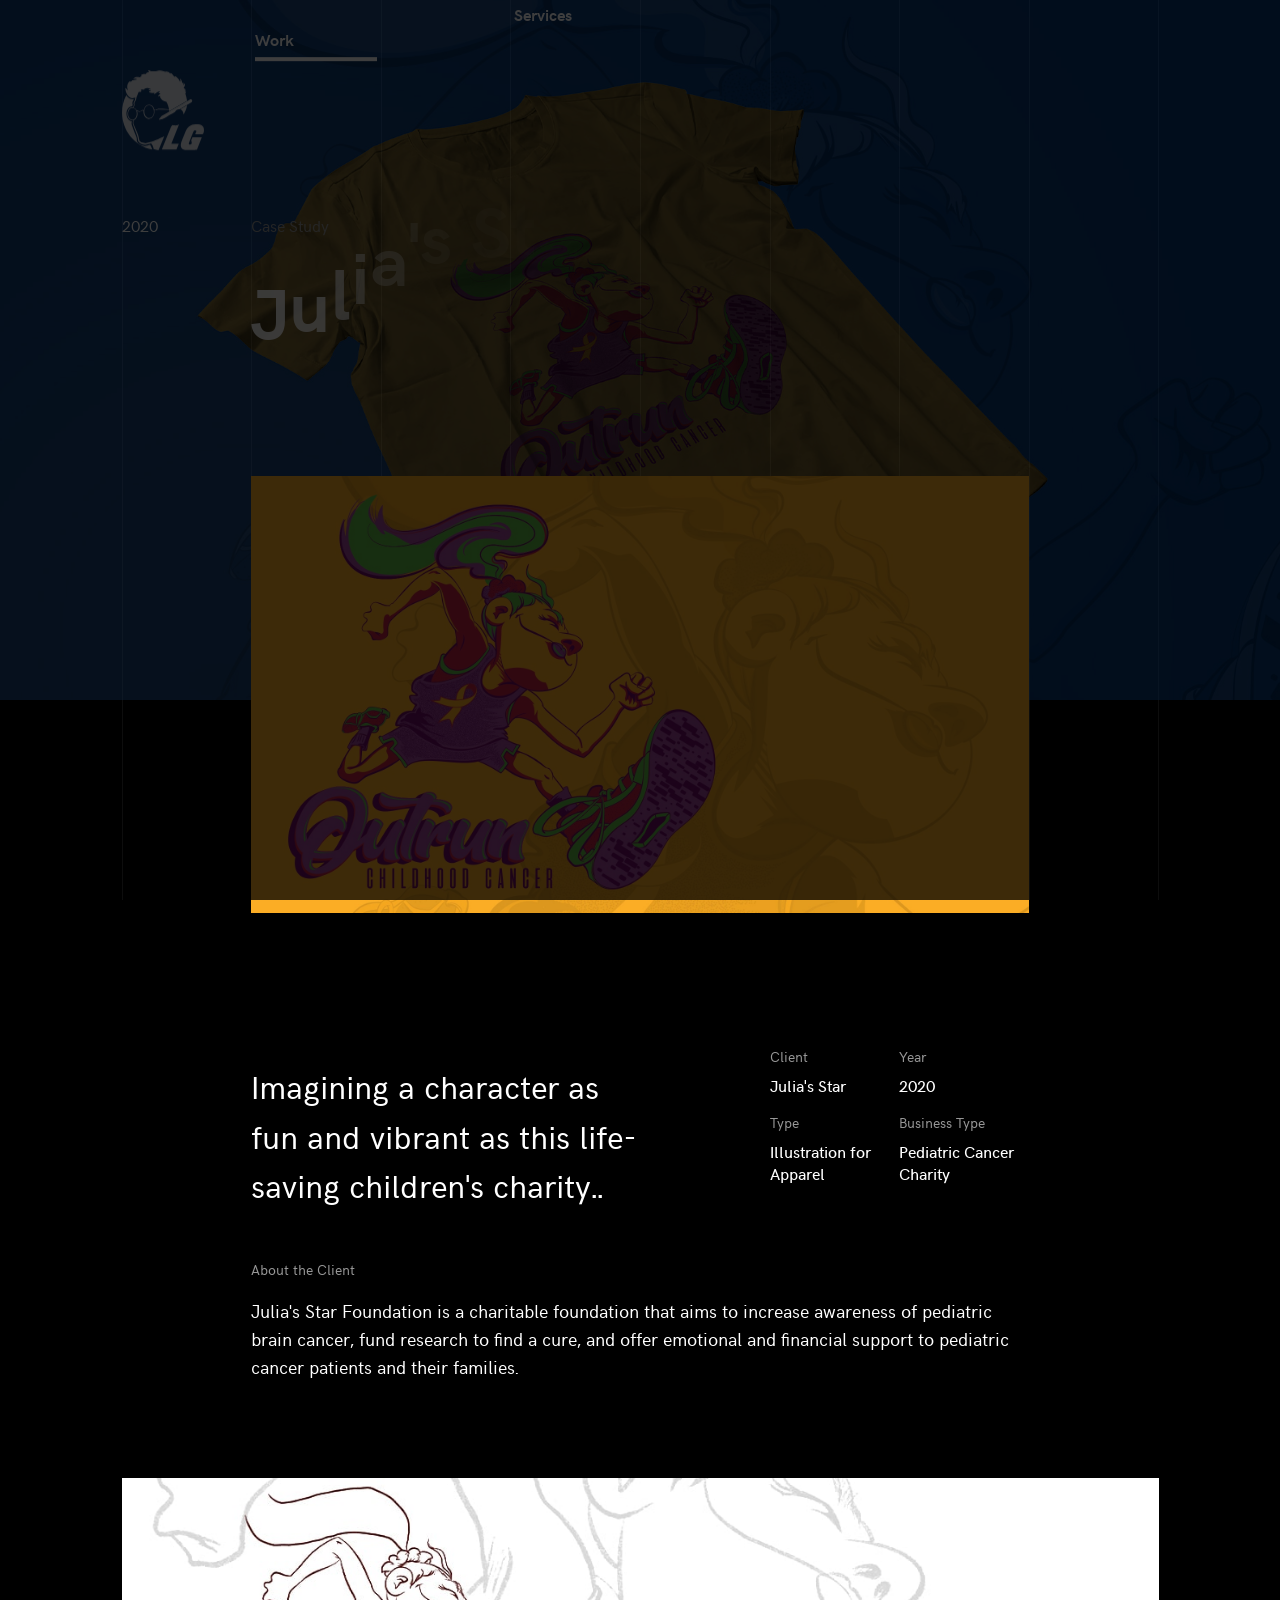
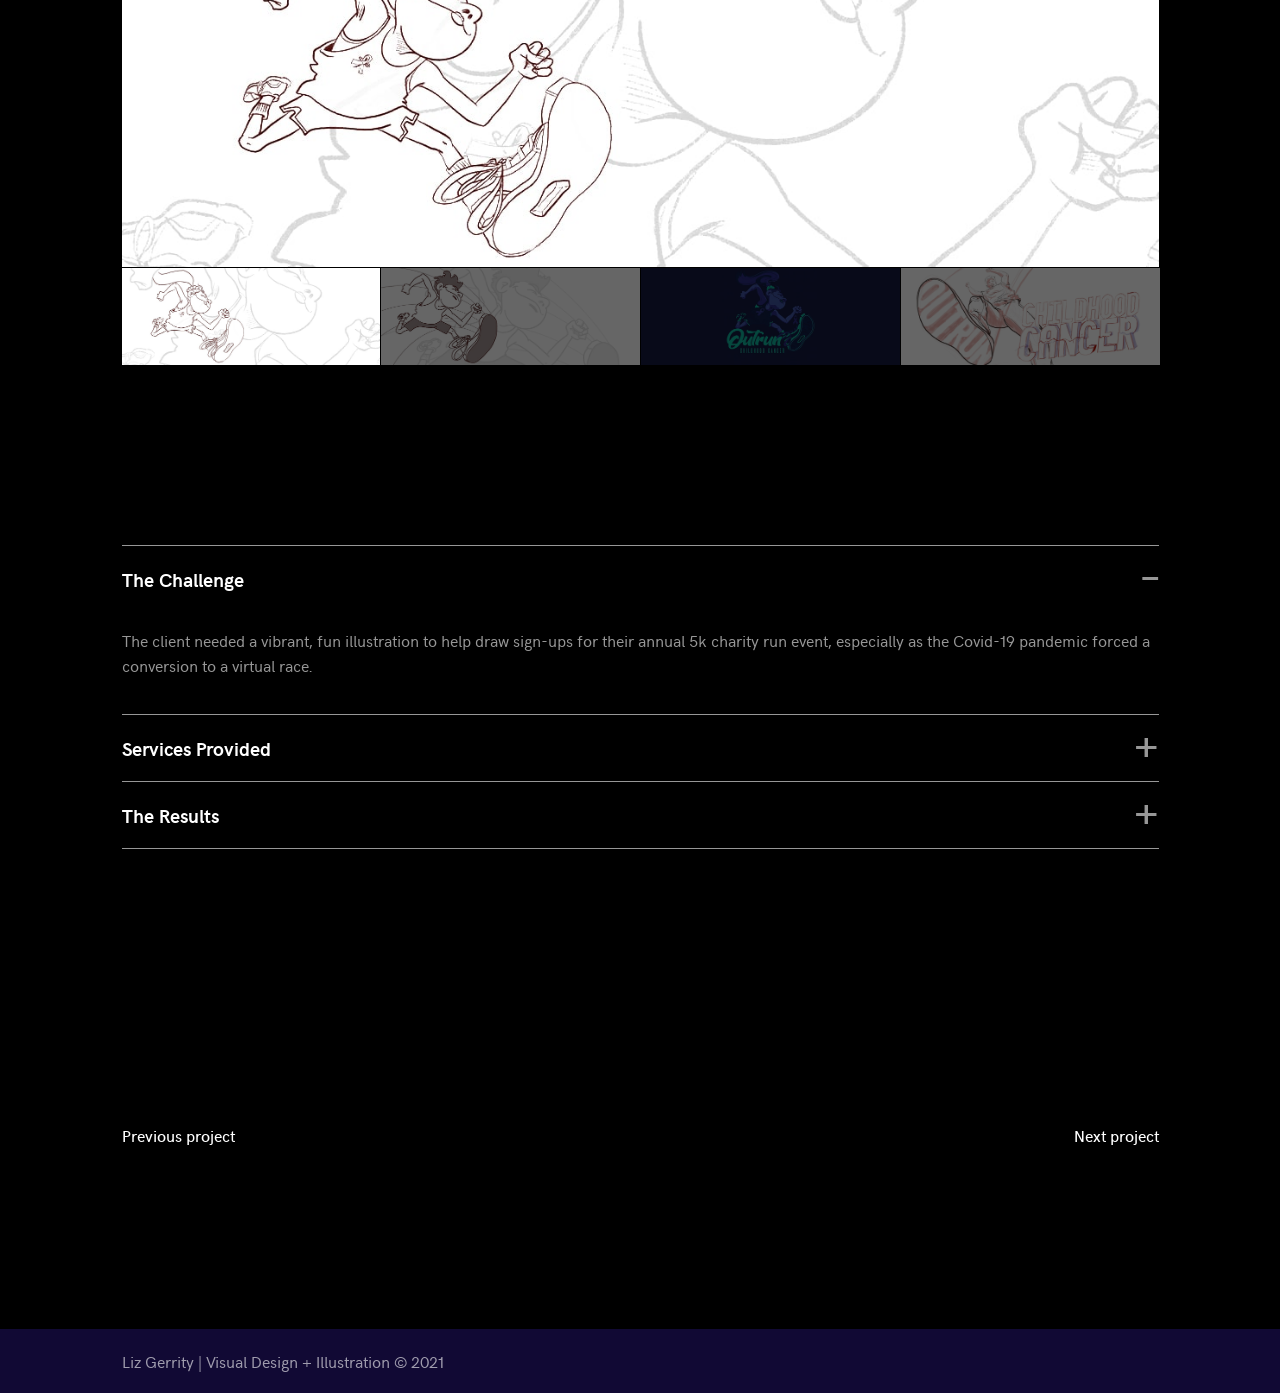
<file: julias-star.html>
<!DOCTYPE html>
<html lang="en">

<head>
  <title>Liz Gerrity | Visual Design + Illustration</title>
  <meta name="viewport" content="width=device-width, initial-scale=1, maximum-scale=1">
  <meta charset="utf-8">
  <meta name="format-detection" content="telephone=no">
  <link rel="stylesheet" type="text/css" href="css/core.css">
  <link rel="stylesheet" type="text/css" href="css/animsition.min.css">
  <link rel="stylesheet" type="text/css" href="css/elements.css">
  <link rel="stylesheet" type="text/css" href="css/custom.css">
  <link rel="icon" href="favicon.ico">
</head>

<body>
  <div id="wrapper" class="animsition">
    <div id="loader" class="fh">
      <section class="vcenter">
        <div class="container">
          <div class="indicator"> <span class="number">00</span><span class="unit">%</span>
            <div class="loadbar">
              <div class="inner"></div>
            </div>
          </div>
          <div class="img-count"><span class="loaded"></span><span class="description">images loaded</span></div>
        </div>
      </section>
    </div>
    <header id="main-header">
      <div class="container">
        <div class="grid">
          <nav class="main-nav">
            <div class="responsive-nav">
              <div class="bar"></div>
              <div class="bar"></div>
              <div class="bar"></div>
            </div>
            <ul class="nav-links">
              <li class="col-1 brand"><a href="index.html"><img alt="lg" src="images/logo.svg" class="logo"></a></li>
              <li class="col-1 has-dropdown"><a href="index.html" class="active nav-link undefined">Work</a>
                <ul class="dropdown">
                  <li>
                    <h6 class="dropdown-header">CASE STUDIES</h6>
                  </li>
                  <li><a href="projects.html" class="nav-link undefined">View Case Studies</a></li>
                  <li>
                    <hr class="dropdown-divider" />
                  </li>
                  <li>
                    <h6 class="dropdown-header">SEE MORE</h6>
                  </li>
                  <li><a href="gallery.html" class="nav-link undefined">Image Gallery</a></li>
                </ul>
              </li>
              <li class="col-1 col-offset-1"><a href="services.html" class="nav-link undefined">Services</a></li>
              <li class="col-1 col-offset-1"><a href="about.html" class="nav-link undefined">About</a></li>
              <li class="col-1 col-offset-1"><a href="contact.html" class="nav-link undefined">Contact</a></li>
            </ul>
          </nav>
        </div>
      </div>
    </header>
    <div id="inner">
      <section class="nmb behind-header">
        <div class="hero">
          <div style="background-image: url(images/hero/julias-star-hero.jpg);" class="bg faded"></div>
          <div class="vcenter">
            <div class="container mb-xl">
              <div class="grid">
                <div class="col-1">2020</div>
                <div class="col-7">
                  <div class="label">Case Study</div>
                  <h1 class="animatedText">Julia's Star Foundation</h1>
                </div>
              </div>
            </div>
          </div>
        </div>
      </section>
      <section class="mb-xl">
        <div class="container">
          <div class="grid content">
            <div class="col-6 col-offset-1">
              <div class="feature mb-xl">
                <img src="images/projects/julias-star-feature.jpg">
              </div>
            </div>
          </div>
          <div class="grid content overview">
            <div class="col-offset-1 col-3">
              <p class="project-subheader">Imagining a character as fun and vibrant as this life-saving children's
                charity..</p>
            </div>
            <div class="col-offset-1 col-1">
              <div class="project-data">
                <div class="title">Client</div>
                <div class="desc">Julia's Star</div>
              </div>
              <div class="project-data">
                <div class="title">Type</div>
                <div class="desc">Illustration for Apparel</div>
              </div>
            </div>
            <div class="col-1">
              <div class="project-data">
                <div class="title">Year</div>
                <div class="desc">2020</div>
              </div>
              <div class="project-data">
                <div class="title">Business Type</div>
                <div class="desc">Pediatric Cancer Charity</div>
              </div>
            </div>
            <div class="col-offset-1 col-6">
              <div class="project-data">
                <div class="title">About the Client</div>
                <div class="body">
                  <p class="client">Julia's Star Foundation is a charitable foundation that aims to increase awareness
                    of pediatric brain cancer, fund research to find a cure, and offer emotional and financial support
                    to pediatric cancer patients and their families.</p>
                </div>
              </div>
            </div>
          </div>
        </div>
    </div>
    </section>
    <section class="mb-xl">
      <div class="container">
        <div class="grid content">
          <div id="img-carousel" class="titanSlider">
            <ul class="slides">
              <li class="slide"><img src="images/projects/julias-star-slider-1.jpg" class="fw"></li>
              <li class="slide"><img src="images/projects/julias-star-slider-2.jpg" class="fw"></li>
              <li class="slide"><img src="images/projects/julias-star-slider-3.jpg" class="fw"></li>
              <li class="slide"><img src="images/projects/julias-star-slider-4.jpg" class="fw"></li>
            </ul>
          </div>
        </div>
      </div>
    </section>
    <section class="mb-xl">
      <div class="container">
        <div class="grid content">
          <div class="col-4 col-offset-2">
            <p></p>
          </div>
        </div>
      </div>
    </section>
    <section class="mb-xl performance">
      <div class="container">
        <ul class="accordion">
          <li class="active">
            <div class="head">
              <div class="title">The Challenge</div>
            </div>
            <div class="body">
              <p class="stats">The client needed a vibrant, fun illustration to help draw sign-ups for their annual 5k
                charity run event, especially as the Covid-19 pandemic forced a conversion to a virtual race.
            </div>
          </li>
          <li>
            <div class="head">
              <div class="title">Services Provided</div>
            </div>
            <div class="body">
              <div class="grid">
                <div class="col-2"><span class="label">Illustration</span>
                  <ul class="striped inside">
                    <li>Concept Sketching</li>
                    <li>Vector Artwork</li>
                  </ul>
                </div>
                <div class="col-2"><span class="label">Apparel Design</span>
                  <ul class="striped inside">
                    <li>Illustration for Screenprinting</li>
                    <li>File Delivery</li>
                    <li>Vendor Handoff</li>
                  </ul>
                </div>
              </div>
            </div>
          </li>
          <li>
            <div class="head">
              <div class="title">The Results</div>
            </div>
            <div class="body">
              <div class="grid">
                <div class="col-2"><span class="label">Race Sign Ups</span>
                  <ul class="striped inside">
                    <li>Event secured comparable number of sign-ups despite change to virtual event due to COVID-19</li>
                  </ul>
                </div>
                <div class="col-2"><span class="label">Fundraising Goal</span>
                  <ul class="striped inside">
                    <li>5K Event secured targeted fundraising goal</li>
                  </ul>
                </div>
              </div>
            </div>
          </li>
        </ul>
      </div>
    </section>
    <section class="prev-next-container mb-xl">
      <div class="container">
        <div class="grid content">
          <div class="col-4">
            <div class="vcenter link-container"><a href="otr.html" class="prev-link">
                <div class="project-title">Off the Ropes</div>
                <div class="link-title">Previous project</div>
              </a></div>
          </div>
          <div class="col-4">
            <div class="vcenter link-container text-right"><a href="oberlin-college.html" class="next-link">
                <div class="project-title">Oberlin College</div>
                <div class="link-title">Next project</div>
              </a></div>
          </div>
        </div>
      </div>
    </section>
  </div>
  <footer class="footer">
    <div class="container"><span>Liz Gerrity | Visual Design + Illustration &copy; 2021</span></div>
  </footer>
  </div>
  <script src="js/vendor.js"></script>
  <script src="modules/titan-slider/titan-slider.js"></script>
  <script src="modules/tera-lightbox/tera-lightbox.js"></script>
  <script src="js/functions.js"></script>
  <script>
    $('#img-carousel').titanSlider({
      carousel: true,
      autoplay: true
    });
  </script>
</body>

</html>
</file>
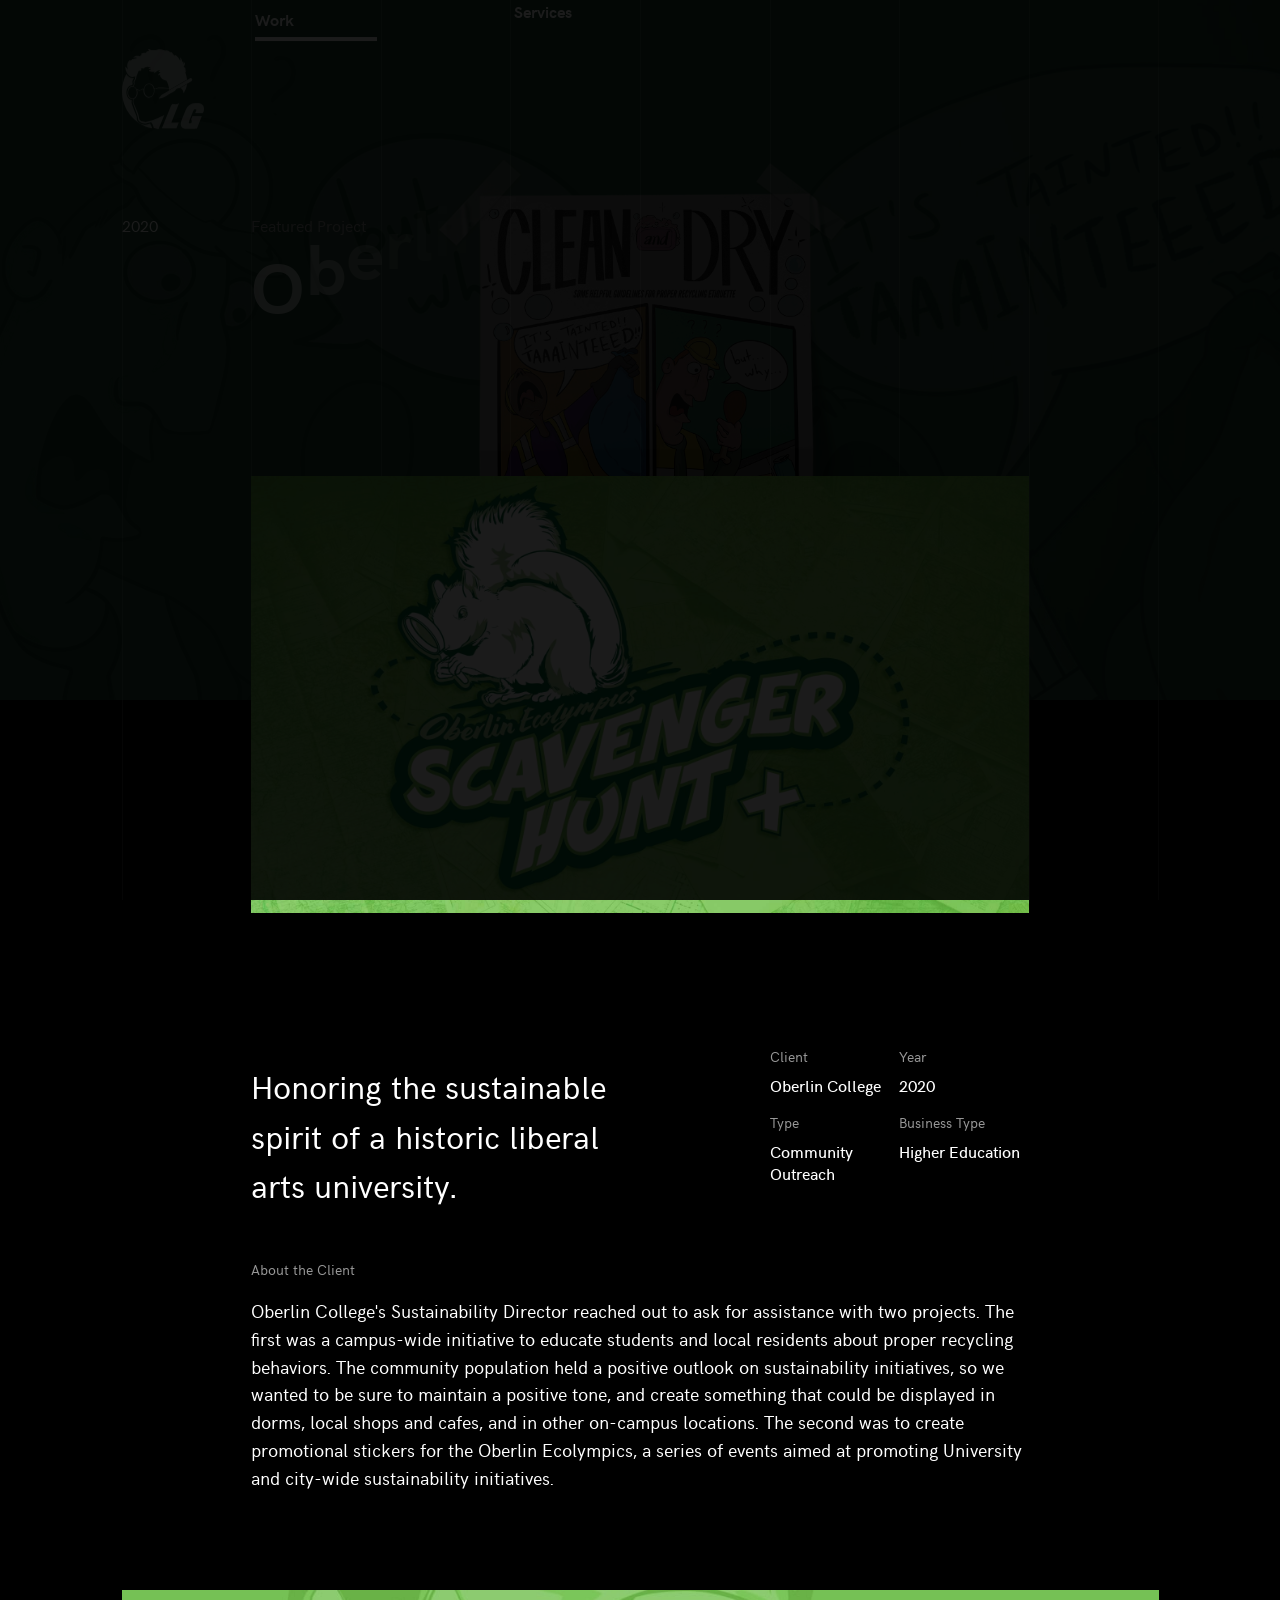
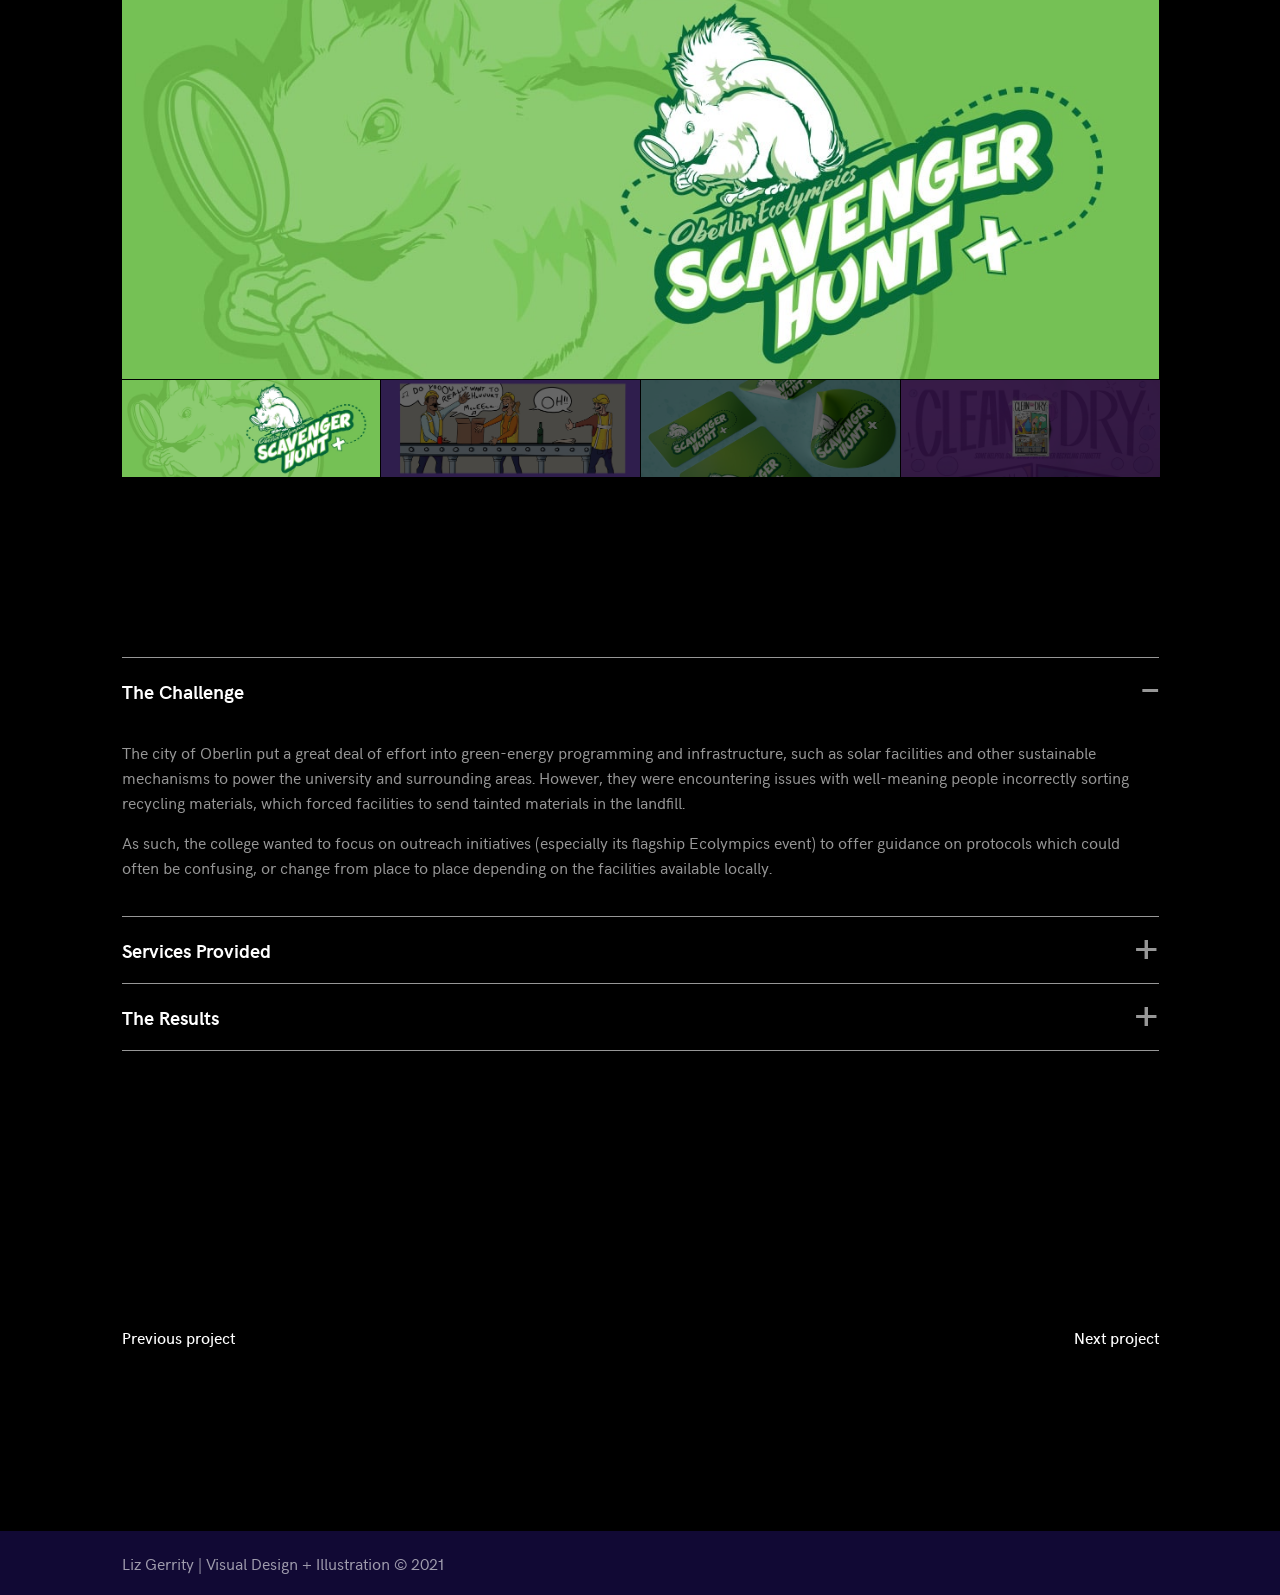
<file: oberlin-college.html>
<!DOCTYPE html>
<html lang="en">

<head>
  <title>Liz Gerrity | Visual Design + Illustration</title>
  <meta name="viewport" content="width=device-width, initial-scale=1, maximum-scale=1">
  <meta charset="utf-8">
  <meta name="format-detection" content="telephone=no">
  <link rel="stylesheet" type="text/css" href="css/core.css">
  <link rel="stylesheet" type="text/css" href="css/animsition.min.css">
  <link rel="stylesheet" type="text/css" href="css/elements.css">
  <link rel="stylesheet" type="text/css" href="css/custom.css">
  <link rel="icon" href="favicon.ico">
</head>

<body>
  <div id="wrapper" class="animsition">
    <div id="loader" class="fh">
      <section class="vcenter">
        <div class="container">
          <div class="indicator"> <span class="number">00</span><span class="unit">%</span>
            <div class="loadbar">
              <div class="inner"></div>
            </div>
          </div>
          <div class="img-count"><span class="loaded"></span><span class="description">images loaded</span></div>
        </div>
      </section>
    </div>
    <header id="main-header">
      <div class="container">
        <div class="grid">
          <nav class="main-nav">
            <div class="responsive-nav">
              <div class="bar"></div>
              <div class="bar"></div>
              <div class="bar"></div>
            </div>
            <ul class="nav-links">
              <li class="col-1 brand"><a href="index.html"><img alt="lg" src="images/logo.svg" class="logo"></a></li>
              <li class="col-1 has-dropdown"><a href="index.html" class="active nav-link undefined">Work</a>
                <ul class="dropdown">
                  <li>
                    <h6 class="dropdown-header">CASE STUDIES</h6>
                  </li>
                  <li><a href="projects.html" class="nav-link undefined">View Case Studies</a></li>
                  <li>
                    <hr class="dropdown-divider" />
                  </li>
                  <li>
                    <h6 class="dropdown-header">SEE MORE</h6>
                  </li>
                  <li><a href="gallery.html" class="nav-link undefined">Image Gallery</a></li>
                </ul>
              </li>
              <li class="col-1 col-offset-1"><a href="services.html" class="nav-link undefined">Services</a></li>
              <li class="col-1 col-offset-1"><a href="about.html" class="nav-link undefined">About</a></li>
              <li class="col-1 col-offset-1"><a href="contact.html" class="nav-link undefined">Contact</a></li>
            </ul>
          </nav>
        </div>
      </div>
    </header>
    <div id="inner">
      <section class="nmb behind-header">
        <div class="hero">
          <div style="background-image: url(images/hero/oberlin-hero.jpg);" class="bg faded"></div>
          <div class="vcenter">
            <div class="container mb-xl">
              <div class="grid">
                <div class="col-1">2020</div>
                <div class="col-7">
                  <div class="label">Featured Project</div>
                  <h1 class="animatedText">Oberlin College</h1>
                </div>
              </div>
            </div>
          </div>
        </div>
      </section>
      <section class="mb-xl">
        <div class="container">
          <div class="grid content">
            <div class="col-6 col-offset-1">
              <div class="feature mb-xl">
                <img src="images/projects/oberlin-feature.jpg">
              </div>
            </div>
          </div>
          <div class="grid content overview">
            <div class="col-offset-1 col-3">
              <p class="project-subheader">Honoring the sustainable spirit of a historic liberal arts university.</p>
            </div>
            <div class="col-offset-1 col-1">
              <div class="project-data">
                <div class="title">Client</div>
                <div class="desc">Oberlin College</div>
              </div>
              <div class="project-data">
                <div class="title">Type</div>
                <div class="desc">Community Outreach</div>
              </div>
            </div>
            <div class="col-1">
              <div class="project-data">
                <div class="title">Year</div>
                <div class="desc">2020</div>
              </div>
              <div class="project-data">
                <div class="title">Business Type</div>
                <div class="desc">Higher Education</div>
              </div>
            </div>
            <div class="col-offset-1 col-6">
              <div class="project-data">
                <div class="title">About the Client</div>
                <div class="body">
                  <p class="client">Oberlin College's Sustainability Director reached out to ask for assistance with two projects. The first was a campus-wide initiative to educate students and local residents about proper recycling behaviors. The community population held a positive outlook on sustainability initiatives, so we wanted to be sure to maintain a positive tone, and create something that could be displayed in dorms, local shops and cafes, and in other on-campus locations. The second was to create promotional stickers for the Oberlin Ecolympics, a series of events aimed at promoting University and city-wide sustainability initiatives. </p>
                </div>
              </div>
            </div>
          </div>
        </div>
    </div>
    </section>
    <section class="mb-xl">
      <div class="container">
        <div class="grid content">
          <div id="img-carousel" class="titanSlider">
            <ul class="slides">
              <li class="slide"><img src="images/projects/oberlin-1.jpg" class="fw"></li>
              <li class="slide"><img src="images/projects/oberlin-2.jpg" class="fw"></li>
              <li class="slide"><img src="images/projects/oberlin-3.jpg" class="fw"></li>
              <li class="slide"><img src="images/projects/oberlin-4.jpg" class="fw"></li>
            </ul>
          </div>
        </div>
      </div>
    </section>
    <section class="mb-xl">
      <div class="container">
        <div class="grid content">
          <div class="col-4 col-offset-2">
            <p></p>
          </div>
        </div>
      </div>
    </section>
    <section class="mb-xl performance">
      <div class="container">
        <ul class="accordion">
          <li class="active">
            <div class="head">
              <div class="title">The Challenge</div>
            </div>
            <div class="body">
              <p class="stats">The city of Oberlin put a great deal of effort into green-energy programming and infrastructure, such as solar facilities and other sustainable mechanisms to power the university and surrounding areas. However, they were encountering issues with well-meaning people incorrectly sorting recycling materials, which forced facilities to send tainted materials in the landfill.</p>
              <p class="stats">As such, the college wanted to focus on outreach initiatives (especially its flagship Ecolympics event) to offer guidance on protocols which could often be confusing, or change from place to place depending on the facilities available locally. </p> 
            </div>
          </li>
          <li>
            <div class="head">
              <div class="title">Services Provided</div>
            </div>
            <div class="body">
              <div class="grid">
                <div class="col-2"><span class="label">Marketing Collateral</span>
                  <ul class="striped inside">
                    <li>Poster Design</li>
                    <li>Illustration</li>
                    <li>Hand-lettering</li>
                    <li>Copywriting</li>
                    <li>Sticker Design</li>
                  </ul>
                </div>
              </div>
            </div>
          </li>
          <li>
            <div class="head">
              <div class="title">The Results</div>
            </div>
            <div class="body">
              <div class="grid">
                <div class="col-2"><span class="label">Community Adoption</span>
                  <ul class="striped inside">
                    <li>Decrease in reported amounts of unacceptable recycled materials</li>
                  </ul>
                </div>
                <div class="col-2"><span class="label">Ecolympics Event</span>
                  <ul class="striped inside">
                    <li>New record for number of Ecolympics Scavenger Hunt participants</li>
                  </ul>
                </div>
              </div>
            </div>
          </li>
        </ul>
      </div>
    </section>
    <section class="prev-next-container mb-xl">
      <div class="container">
        <div class="grid content">
          <div class="col-4">
            <div class="vcenter link-container"><a href="julias-star.html" class="prev-link">
                <div class="project-title">Julia's Star Foundation</div>
                <div class="link-title">Previous project</div>
              </a></div>
          </div>
          <div class="col-4">
            <div class="vcenter link-container text-right"><a href="trifecta-kombucha.html" class="next-link">
                <div class="project-title">Trifecta Kombucha</div>
                <div class="link-title">Next project</div>
              </a></div>
          </div>
        </div>
      </div>
    </section>
  </div>
  <footer class="footer">
    <div class="container"><span>Liz Gerrity | Visual Design + Illustration &copy; 2021</span></div>
  </footer>
  </div>
  <script src="js/vendor.js"></script>
  <script src="modules/titan-slider/titan-slider.js"></script>
  <script src="modules/tera-lightbox/tera-lightbox.js"></script>
  <script src="js/functions.js"></script>
  <script>
    $('#img-carousel').titanSlider({
      carousel: true,
      autoplay: true
    });
  </script>
</body>

</html>
</file>
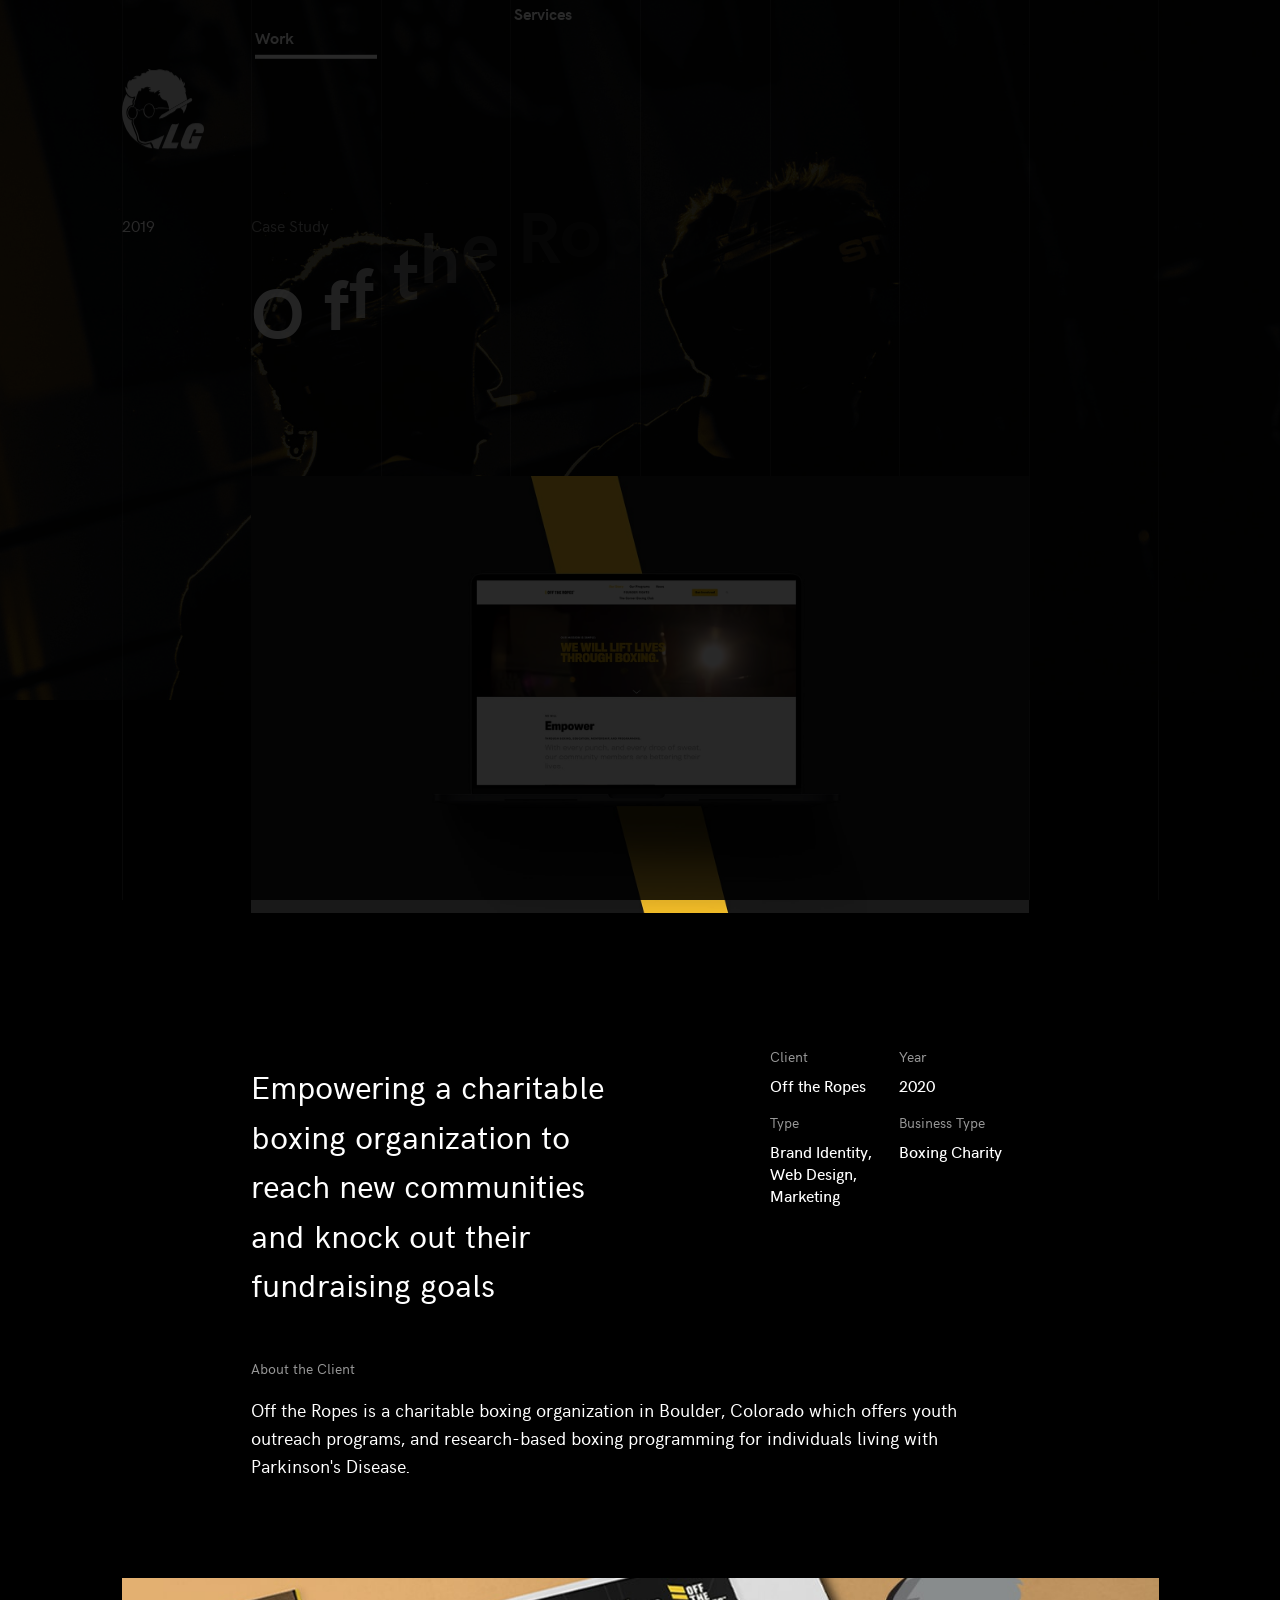
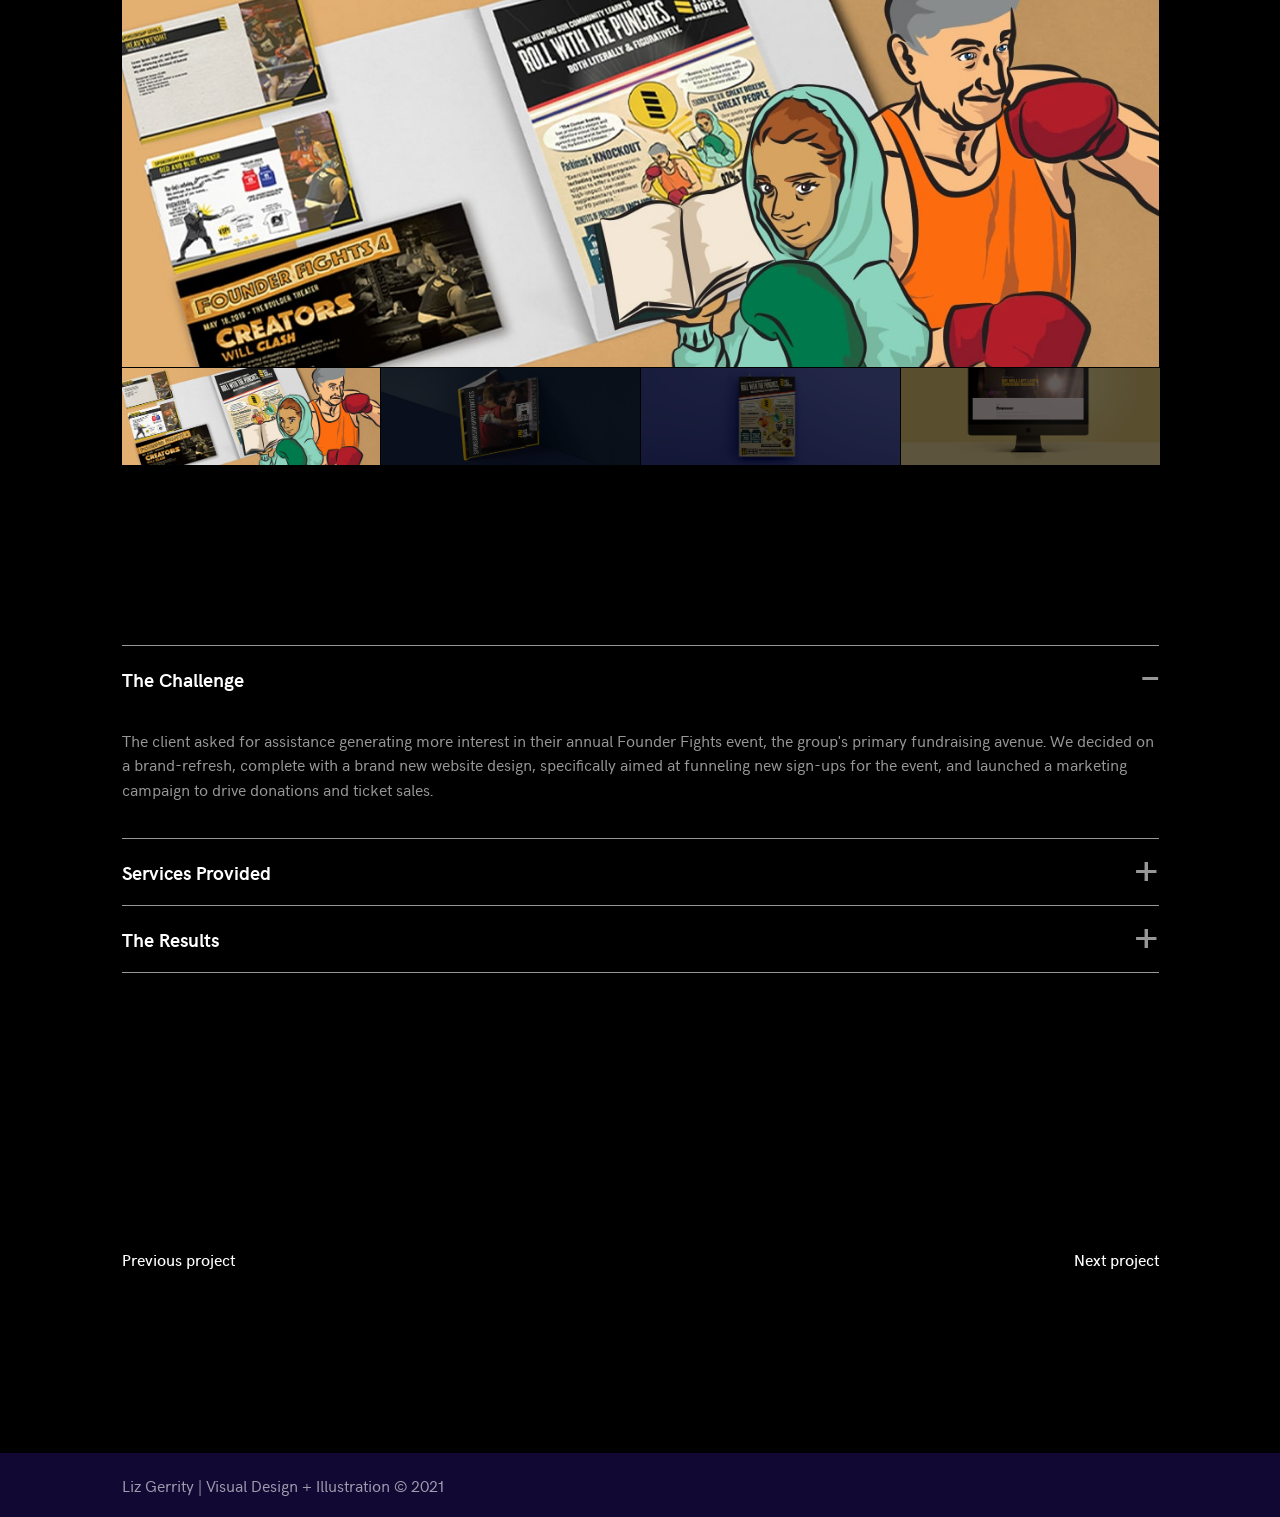
<file: otr.html>
<!DOCTYPE html>
<html lang="en">

<head>
  <title>Liz Gerrity | Visual Design + Illustration</title>
  <meta name="viewport" content="width=device-width, initial-scale=1, maximum-scale=1">
  <meta charset="utf-8">
  <meta name="format-detection" content="telephone=no">
  <link rel="stylesheet" type="text/css" href="css/core.css">
  <link rel="stylesheet" type="text/css" href="css/animsition.min.css">
  <link rel="stylesheet" type="text/css" href="css/elements.css">
  <link rel="stylesheet" type="text/css" href="css/custom.css">
  <link rel="icon" href="favicon.ico">
</head>

<body>
  <div id="wrapper" class="animsition">
    <div id="loader" class="fh">
      <section class="vcenter">
        <div class="container">
          <div class="indicator"> <span class="number">00</span><span class="unit">%</span>
            <div class="loadbar">
              <div class="inner"></div>
            </div>
          </div>
          <div class="img-count"><span class="loaded"></span><span class="description">images loaded</span></div>
        </div>
      </section>
    </div>
    <header id="main-header">
      <div class="container">
        <div class="grid">
          <nav class="main-nav">
            <div class="responsive-nav">
              <div class="bar"></div>
              <div class="bar"></div>
              <div class="bar"></div>
            </div>
            <ul class="nav-links">
              <li class="col-1 brand"><a href="index.html"><img alt="lg" src="images/logo.svg" class="logo"></a></li>
              <li class="col-1 has-dropdown"><a href="index.html" class="active nav-link undefined">Work</a>
                <ul class="dropdown">
                  <li>
                    <h6 class="dropdown-header">CASE STUDIES</h6>
                  </li>
                  <li><a href="projects.html" class="nav-link undefined">View Case Studies</a></li>
                  <li>
                    <hr class="dropdown-divider" />
                  </li>
                  <li>
                    <h6 class="dropdown-header">SEE MORE</h6>
                  </li>
                  <li><a href="gallery.html" class="nav-link undefined">Image Gallery</a></li>
                </ul>
              </li>
              <li class="col-1 col-offset-1"><a href="services.html" class="nav-link undefined">Services</a></li>
              <li class="col-1 col-offset-1"><a href="about.html" class="nav-link undefined">About</a></li>
              <li class="col-1 col-offset-1"><a href="contact.html" class="nav-link undefined">Contact</a></li>
            </ul>
          </nav>
        </div>
      </div>
    </header>
    <div id="inner">
      <section class="nmb behind-header">
        <div class="hero">
          <div style="background-image: url(images/hero/otr-hero.jpg);" class="bg faded"></div>
          <div class="vcenter">
            <div class="container mb-xl">
              <div class="grid">
                <div class="col-1">2019</div>
                <div class="col-7">
                  <div class="label">Case Study</div>
                  <h1 class="animatedText">O ff the Ropes</h1>
                </div>
              </div>
            </div>
          </div>
        </div>
      </section>
      <section class="mb-xl">
        <div class="container">
          <div class="grid content">
            <div class="col-6 col-offset-1">
              <div class="feature mb-xl">
                <img src="images/projects/otr-feature.jpg">
              </div>
            </div>
          </div>
          <div class="grid content overview">
            <div class="col-offset-1 col-3">
              <p class="project-subheader">Empowering a charitable boxing organization to reach new communities and
                knock out their fundraising goals</p>
            </div>
            <div class="col-offset-1 col-1">
              <div class="project-data">
                <div class="title">Client</div>
                <div class="desc">Off the Ropes</div>
              </div>
              <div class="project-data">
                <div class="title">Type</div>
                <div class="desc">Brand Identity, Web Design, Marketing</div>
              </div>
            </div>
            <div class="col-1">
              <div class="project-data">
                <div class="title">Year</div>
                <div class="desc">2020</div>
              </div>
              <div class="project-data">
                <div class="title">Business Type</div>
                <div class="desc">Boxing Charity</div>
              </div>
            </div>
            <div class="col-offset-1 col-6">
              <div class="project-data">
                <div class="title">About the Client</div>
                <div class="body">
                  <p class="client">Off the Ropes is a charitable boxing organization in Boulder, Colorado which offers
                    youth outreach programs, and research-based boxing programming for individuals living with
                    Parkinson's Disease.</p>
                </div>
              </div>
            </div>
          </div>
        </div>
    </div>
    </section>
    <section class="mb-xl">
      <div class="container">
        <div class="grid content">
          <div id="img-carousel" class="titanSlider">
            <ul class="slides">
              <li class="slide"><img src="images/projects/otr-slide-1.jpg" class="fw"></li>
              <li class="slide"><img src="images/projects/otr-slide-2.jpg" class="fw"></li>
              <li class="slide"><img src="images/projects/otr-slide-3.jpg" class="fw"></li>
              <li class="slide"><img src="images/projects/otr-slide-4.jpg" class="fw"></li>
            </ul>
          </div>
        </div>
      </div>
    </section>
    <section class="mb-xl">
      <div class="container">
        <div class="grid content">
          <div class="col-4 col-offset-2">
            <p></p>
          </div>
        </div>
      </div>
    </section>
    <section class="mb-xl performance">
      <div class="container">
        <ul class="accordion">
          <li class="active">
            <div class="head">
              <div class="title">The Challenge</div>
            </div>
            <div class="body">
              <p class="stats">The client asked for assistance generating more interest in their annual Founder Fights
                event, the group's primary fundraising avenue. We decided on a brand-refresh, complete with a brand new website design, specifically aimed at
                funneling new sign-ups for the event, and launched a marketing campaign to drive donations and
                ticket sales.
            </div>
          </li>
          <li>
            <div class="head">
              <div class="title">Services Provided</div>
            </div>
            <div class="body">
              <div class="grid">
                <div class="col-2"><span class="label">Brand Identity</span>
                  <ul class="striped inside">
                    <li>Strategy & Messaging</li>
                    <li>Brand Personality</li>
                    <li>Visual Identity</li>
                  </ul>
                </div>
                <div class="col-2"><span class="label">Website Design</span>
                  <ul class="striped inside">
                    <li>Information Architecture</li>
                    <li>Wireframing & Prototype</li>
                    <li>Squarespace Set-Up and Maintenance</li>
                    <li>Copywriting</li>
                    <li>Imagery</li>
                  </ul>
                </div>
                <div class="col-2"><span class="label">Marketing Collateral</span>
                  <ul class="striped inside">
                    <li>Event Promotional Materials (Poster design, ticket design, landing page design)</li>
                    <li>Infographic (Illustration, Research, Copywriting, Set-Up for Print)</li>
                    <li>Sponsorship Booklet (Copywriting, Typesetting, Photo-Editing, Layout, Illustration, Set-Up for Print</li>
                  </ul>
                </div>
              </div>
            </div>
          </li>
          <li>
            <div class="head">
              <div class="title">The Results</div>
            </div>
            <div class="body">
              <div class="grid">
                <div class="col-2"><span class="label">Website Performance</span>
                  <ul class="striped inside">
                    <li>Overall traffic increase</li>
                    <li>Keyword performance increase</li>
                    <li>Improved brand visibility</li>
                    <li>Increase in Parkinsons Program inquiries and volunteer form fills</li>
                  </ul>
                </div>
                <div class="col-2"><span class="label">Marketing</span>
                  <ul class="striped inside">
                    <li>Met yearly fundraising goal</li>
                    <li>Sold-out attendance at Founder Fights Charity Boxing event</li>
                    <li>Increased class attendance</li>
                    <li>Increased Parkisons Program Signups</li>
                  </ul>
                </div>
              </div>
            </div>
          </li>
        </ul>
      </div>
    </section>
    <section class="prev-next-container mb-xl">
      <div class="container">
        <div class="grid content">
          <div class="col-4">
            <div class="vcenter link-container"><a href="andriotis.html" class="prev-link">
                <div class="project-title">Andriotis Law</div>
                <div class="link-title">Previous project</div>
              </a></div>
          </div>
          <div class="col-4">
            <div class="vcenter link-container text-right"><a href="julias-star.html" class="next-link">
                <div class="project-title">Julia's Star Foundation</div>
                <div class="link-title">Next project</div>
              </a></div>
          </div>
        </div>
      </div>
    </section>
  </div>
  <footer class="footer">
    <div class="container"><span>Liz Gerrity | Visual Design + Illustration &copy; 2021</span></div>
  </footer>
  </div>
  <script src="js/vendor.js"></script>
  <script src="modules/titan-slider/titan-slider.js"></script>
  <script src="modules/tera-lightbox/tera-lightbox.js"></script>
  <script src="js/functions.js"></script>
  <script>
    $('#img-carousel').titanSlider({
      carousel: true,
      autoplay: true
    });
  </script>
</body>

</html>
</file>
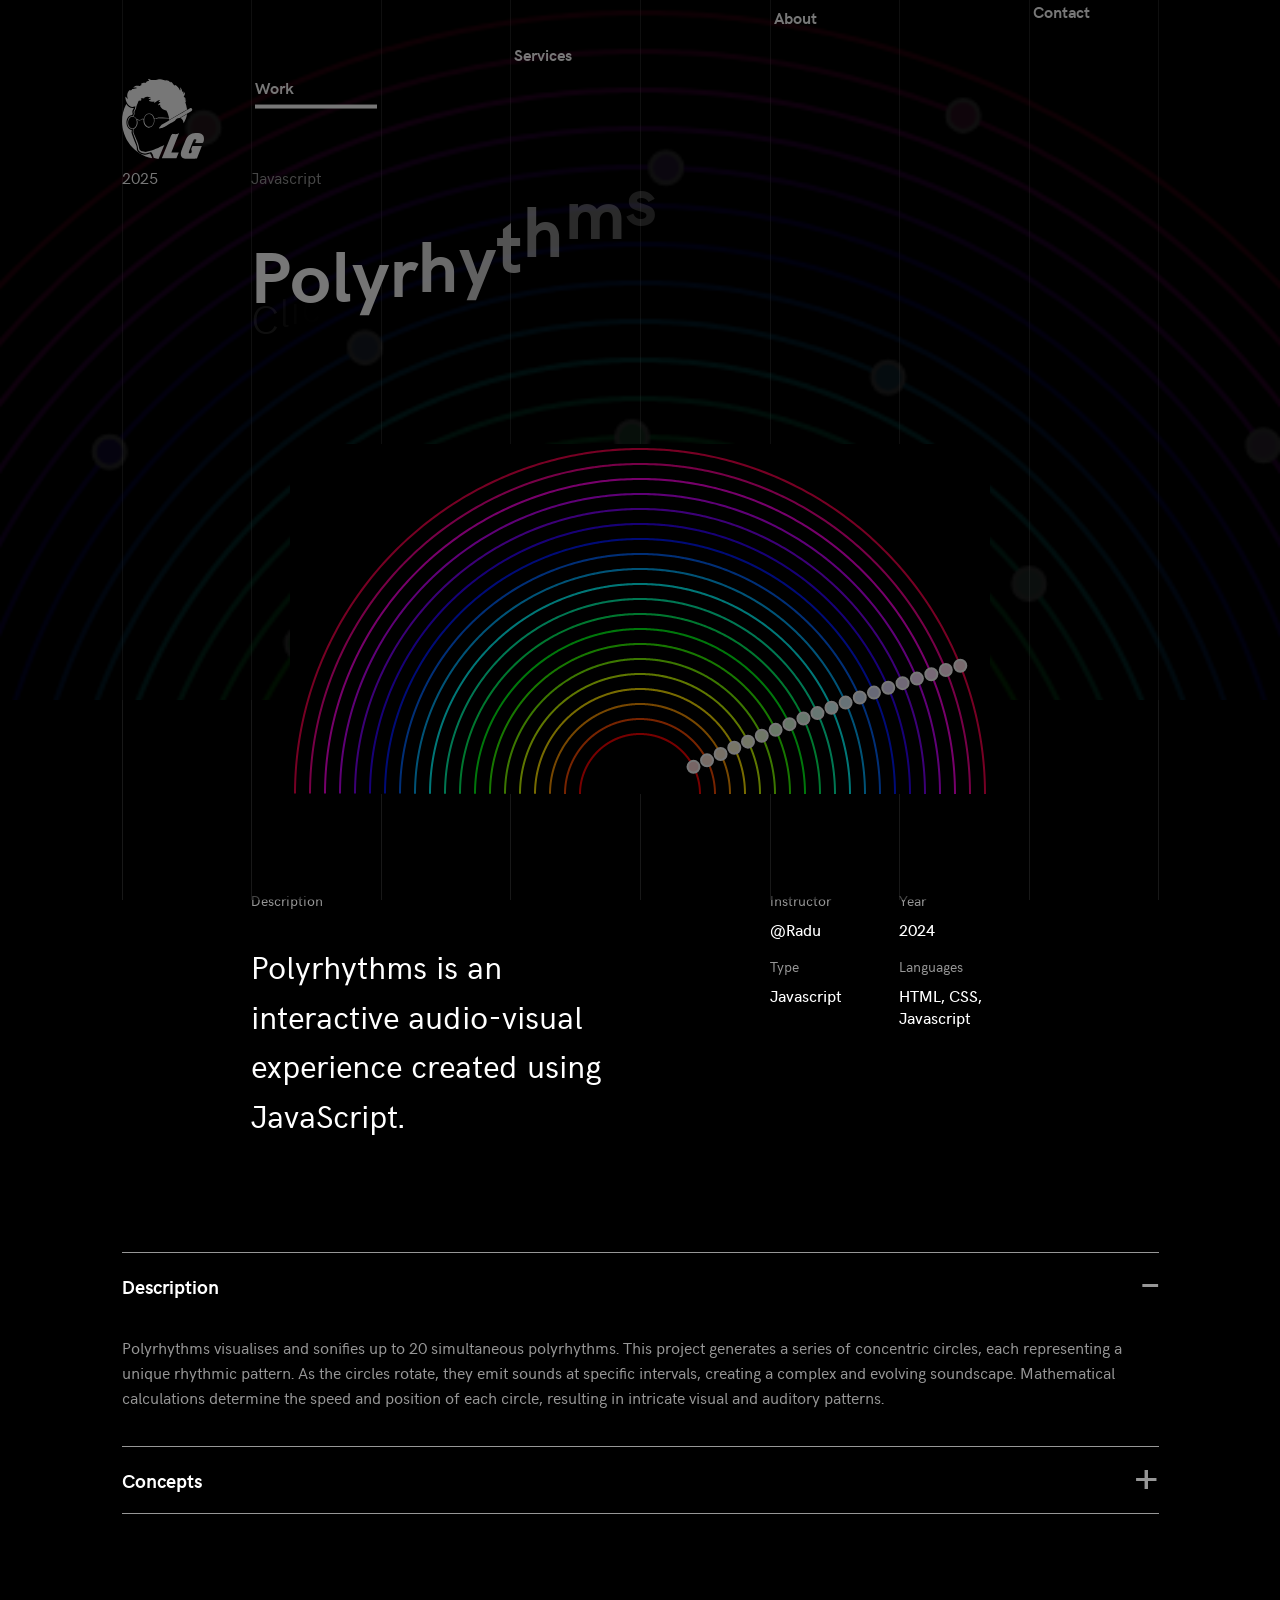
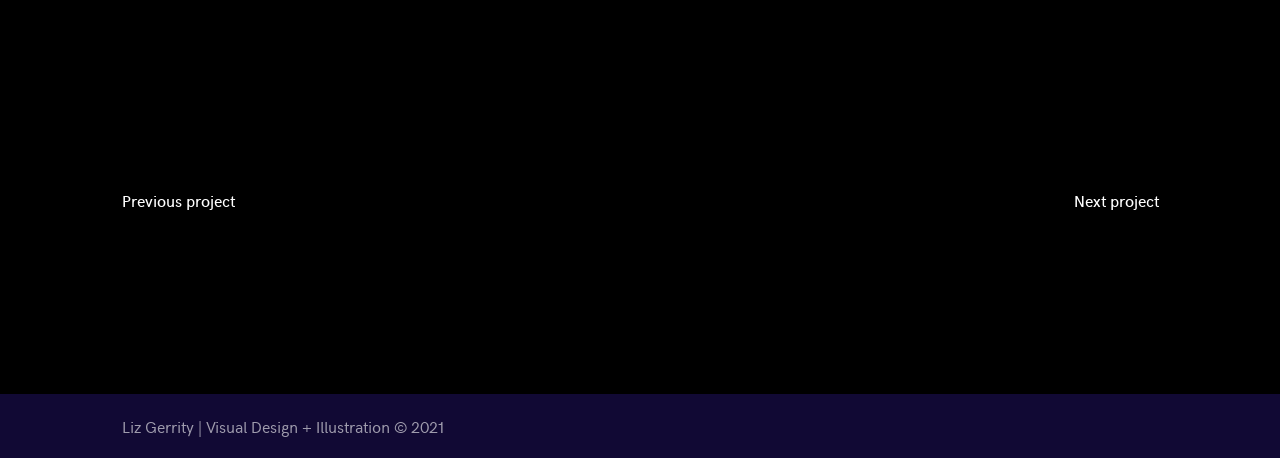
<file: polyrhythms.html>
<!DOCTYPE html>
<html lang="en">

<head>
  <title>Liz Gerrity | Polyrhythms</title>
  <meta name="viewport" content="width=device-width, initial-scale=1, maximum-scale=1">
  <meta charset="utf-8">
  <meta name="format-detection" content="telephone=no">
  <!-- <link rel="stylesheet" type="text/css" href="polyrhythms/css/base.css"> -->
  <link rel="stylesheet" type="text/css" href="css/core.css">
  <link rel="stylesheet" type="text/css" href="css/animsition.min.css">
  <link rel="stylesheet" type="text/css" href="css/elements.css">
  <link rel="stylesheet" type="text/css" href="css/custom.css">
  <link rel="icon" href="favicon.ico">
</head>

<body>
  <div id="wrapper" class="animsition">
    <div id="loader" class="fh">
      <section class="vcenter">
        <div class="container">
          <div class="indicator"> <span class="number">00</span><span class="unit">%</span>
            <div class="loadbar">
              <div class="inner"></div>
            </div>
          </div>
          <div class="img-count"><span class="loaded"></span><span class="description">images loaded</span></div>
        </div>
      </section>
    </div>
    <header id="main-header">
      <div class="container">
        <div class="grid">
          <nav class="main-nav">
            <div class="responsive-nav">
              <div class="bar"></div>
              <div class="bar"></div>
              <div class="bar"></div>
            </div>
            <ul class="nav-links">
              <li class="col-1 brand"><a href="index.html"><img alt="lg" src="images/logo.svg" class="logo"></a></li>
              <li class="col-1 has-dropdown"><a href="index.html" class="active nav-link undefined">Work</a>
                <ul class="dropdown">
                  <li>
                    <h6 class="dropdown-header">CASE STUDIES</h6>
                  </li>
                  <li><a href="projects.html" class="nav-link undefined">View Case Studies</a></li>
                  <li>
                    <hr class="dropdown-divider" />
                  </li>
                  <li>
                    <h6 class="dropdown-header">SEE MORE</h6>
                  </li>
                  <li><a href="gallery.html" class="nav-link undefined">Image Gallery</a></li>
                </ul>
              </li>
              <li class="col-1 col-offset-1"><a href="services.html" class="nav-link undefined">Services</a></li>
              <li class="col-1 col-offset-1"><a href="about.html" class="nav-link undefined">About</a></li>
              <li class="col-1 col-offset-1"><a href="contact.html" class="nav-link undefined">Contact</a></li>
            </ul>
          </nav>
        </div>
      </div>
    </header>
    <div id="inner">
      <section class="nmb behind-header">
        <div class="hero">
          <div style="background-image: url(polyrhythms-files/images/polyr-hero.png);background-color: rgba(0, 0, 0, 0.75); background-blend-mode: multiply;" class="bg faded"></div>
          <div class="vcenter">
            <div class="container mb-xl">
              <div class="grid">
                <div class="col-1">2025</div>
                <div class="col-7">
                  <div class="label">Javascript</div>
                  <h1 class="animatedText">Polyrhythms</h1>
                  <h2 class="animatedText">Click for sound.</h2>
                </div>
              </div>
            </div>
          </div>
        </div>
      </section>
      <section class="mb-xl">
        <div class="container">
          <div class="grid content">
            <div class = "col-8" id="canvas" class="polyrhythmsCanvas">
              <div style="display: flex; justify-content: center; align-items: center;">
                <canvas id="myCanvas" style="background-color:black"></canvas>
              </div>
              <script src="polyrhythms-files/sound.js"></script>
              <script src="polyrhythms-files/track.js"></script>
              <script src="polyrhythms-files/ball.js"></script>
              <!----------------------CANVAS ---------------------->
              <script>
                const size = 700;
                myCanvas.width = size;
                myCanvas.height = size / 2;

                // set the track to the middle of the screen
                const trackCenter = { x: size / 2, y: size / 2 };
                const trackMinRadius = 60;
                const trackStep = 15;
                const ballRadius = 6;
                const ballMinSpeed = 0.01;
                const ballSpeedStep = -0.0001;

                const soundFrequencies = [
                  1760, 1567.98, 1396.91, 1318.51, 1174.66, 1046.5, 987.77, 880,
                  783.99, 698.46, 659.25, 587.33, 523.25, 493.88, 440, 392, 349.23,
                  329.63, 293.66, 261.63
                ];

                tracks = [];
                balls = [];
                //if we want 20 pairs of tracks and balls
                const N = 20;
                // loop from 0 all the way to N
                for (let i = 0; i < N; i++) {
                  const trackRadius = trackMinRadius + i * trackStep;
                  const ballSpeed = ballMinSpeed + i * ballSpeedStep;
                  const ballSoundFrequency = soundFrequencies[i];
                  const hue = (i * 360) / N;
                  const track = new Track(trackCenter, trackRadius, hue);
                  const ball = new Ball(track, ballRadius, ballSpeed, ballSoundFrequency, hue);
                  tracks.push(track);
                  balls.push(ball);
                }

                const ctx = myCanvas.getContext("2d");

                animate();

                function animate() {
                  //clear the canvas
                  ctx.clearRect(0, 0, size, size)
                  // redraw the track and ball on each frame
                  tracks.forEach((track) => track.draw(ctx));
                  balls.forEach((ball) => ball.move());
                  balls.forEach((ball) => ball.draw(ctx));
                  requestAnimationFrame(animate);
                }
              </script>
            </div>
          </div>
        </div>
      </section>
      <section class="mb-xl">
        <div class="container">
          <div class="grid content overview">
            <div class="col-offset-1 col-3">
              <div class="project-data">
                <div class="title">Description</div>
                <p class="project-subheader">Polyrhythms is an interactive audio-visual experience created using JavaScript.</p>
              </div>
            </div>
            <div class="col-offset-1 col-1">
              <div class="project-data">
                <div class="title">Instructor</div>
                <div class="desc">@Radu</div>
              </div>
              <div class="project-data">
                <div class="title">Type</div>
                <div class="desc">Javascript</div>
              </div>
            </div>
            <div class="col-1">
              <div class="project-data">
                <div class="title">Year</div>
                <div class="desc">2024</div>
              </div>
              <div class="project-data">
                <div class="title">Languages</div>
                <div class="desc">HTML, CSS, Javascript</div>
              </div>
            </div>
          </div>
        </div>
      </section>
      <section class="mb-xl performance">
        <div class="container">
          <ul class="accordion">
            <li class="active">
              <div class="head">
                <div class="title">Description</div>
              </div>
              <div class="body">
                <p class="stats"> Polyrhythms visualises and sonifies up to 20 simultaneous polyrhythms. This project generates a series of concentric circles, each representing a unique rhythmic pattern. As the circles rotate, they emit sounds at specific intervals, creating a complex and evolving soundscape. Mathematical calculations determine the speed and position of each circle, resulting in intricate visual and auditory patterns.</p>
              </div>
            </li>
            <li>
              <div class="head">
                <div class="title">Concepts</div>
              </div>
              <div class="body">
                <div class="grid">
                  <div class="col-2"><span class="label">Languages</span>
                    <ul class="striped inside">
                      <li>Javascript</li>
                      <li>CSS</li>
                      <li>HTML</li>

                    </ul>
                  </div>
                  <div class="col-2"><span class="label">Programming Concepts</span>
                    <ul class="striped inside">
                      <li>Code maintainability</li>
                      <li>Reduction of complexity</li>
                      <li>Problem solving with built-in Javascript functions</li>

                    </ul>
                  </div>
                  <div class="col-2"><span class="label">Mathematical Concepts</span>
                    <ul class="striped inside">
                      <li>Circular motion</li>
                      <li>Phase relationships</li>
                      <li>Frequency</li>
                    </ul>
                  </div>
                </div>
              </div>
            </li>
          </ul>
        </div>
      </section>
      <section class="prev-next-container mb-xl">
        <div class="container">
          <div class="grid content">
            <div class="col-4">
              <div class="vcenter link-container"><a href="oberlin-college.html" class="prev-link">
                  <div class="project-title">Oberlin College</div>
                  <div class="link-title">Previous project</div>
                </a></div>
            </div>
            <div class="col-4">
              <div class="vcenter link-container text-right"><a href="andriotis.html" class="next-link">
                  <div class="project-title">Andriotis Law</div>
                  <div class="link-title">Next project</div>
                </a></div>
            </div>
          </div>
        </div>
      </section>
    </div>
    <footer class="footer">
      <div class="container"><span>Liz Gerrity | Visual Design + Illustration &copy; 2021</span></div>
    </footer>
  </div>
  <script src="js/vendor.js"></script>
  <script src="modules/titan-slider/titan-slider.js"></script>
  <script src="modules/tera-lightbox/tera-lightbox.js"></script>
  <script src="js/functions.js"></script>
  <script>
    $('#img-carousel').titanSlider({
      carousel: true,
      autoplay: true
    });
  </script>
</body>

</html>
</file>
<file: polyrhythms-files/css/base.css>
body {
    display: flex;
    justify-content: center;
    align-items: center;
    height: 100vh;
    margin: 0;
    background-color: #000;
    color: #fff;
    font-family: Arial, sans-serif;
    flex-direction: column;
}
#canvas-container {
    position: relative;
    display: flex;
    justify-content: center;
    align-items: center;
}
#myCanvas {
    background-color: black;
    cursor: pointer;
}
#canvas-text {
    position: absolute;
    top: 50%;
    left: 50%;
    transform: translate(-50%, -50%);
    text-align: center;
    pointer-events: none;
}
</file>
<file: polyrhythms/css/base.css>
body {
    display: flex;
    justify-content: center;
    align-items: center;
    height: 100vh;
    margin: 0;
    background-color: #000;
    color: #fff;
    font-family: Arial, sans-serif;
    flex-direction: column;
}
#canvas-container {
    position: relative;
    display: flex;
    justify-content: center;
    align-items: center;
}
#myCanvas {
    background-color: black;
    cursor: pointer;
}
#canvas-text {
    position: absolute;
    top: 50%;
    left: 50%;
    transform: translate(-50%, -50%);
    text-align: center;
    pointer-events: none;
}
</file>
<file: css/elements.css>
/*----------------------

  Peel - CSS 1.0
  By Themanoid

  Table of Contents

  00. Loader
  01. Buttons
  02. Filters
  03. Forms
  04. Header
  05. Hero
  06. Lists
  07. Thumbs
  08. Style
  09. Footer
  10. Accordion

-----------------------*/
#loader {
  position: fixed;
  top: 0;
  left: 0;
  right: 0;
  height: 100vh;
  opacity: 1;
  z-index: 999;
  background: #000;
}

#loader .container {
  position: relative;
}

#loader .indicator {
  position: relative;
}

#loader .indicator .number {
  font-size: 12em;
  font-weight: bold;
}

@media screen and (max-width: 950px) {
  #loader .indicator .number {
    font-size: 7em;
  }
}

#loader .indicator .unit {
  font-weight: bold;
}

#loader .indicator .loadbar {
  position: absolute;
  left: 0;
  right: 0;
  bottom: 0;
}

#loader .indicator .loadbar .inner {
  transition: all 1s;
  position: relative;
  height: 8px;
  width: 1%;
  background: #fff;
}

#loader .img-count {
  font-size: 1em;
  position: fixed;
  left: 0;
  bottom: 0;
  padding: 16px;
}

#loader .img-count .description {
  margin-left: 8px;
}

body {
  z-index: 0;
}

#inner .behind-header {
  margin-top: -240px;
}

@media screen and (max-width: 950px) {
  #inner .behind-header {
    margin-top: -190px;
  }
}

@media screen and (max-width: 950px) {
  #inner .behind-header.desktop {
    margin-top: 0;
  }
}

@media screen and (max-width: 950px) {
  #inner {
    padding-top: 190px;
  }
}

body .line-container .col-1 {
  animation-name: loadBar;
  animation-duration: 2s;
  animation-fill-mode: both;
}

body .line-container .col-1:nth-child(1) {
  animation-delay: 0.15s;
}

body .line-container .col-1:nth-child(2) {
  animation-delay: 0.3s;
}

body .line-container .col-1:nth-child(3) {
  animation-delay: 0.45s;
}

body .line-container .col-1:nth-child(4) {
  animation-delay: 0.6s;
}

body .line-container .col-1:nth-child(5) {
  animation-delay: 0.75s;
}

body .line-container .col-1:nth-child(6) {
  animation-delay: 0.9s;
}

body .line-container .col-1:nth-child(7) {
  animation-delay: 1.05s;
}

body .line-container .col-1:nth-child(8) {
  animation-delay: 1.2s;
}

body .line-container .col-1:nth-child(9) {
  animation-delay: 1.35s;
}

@keyframes loadBar {
  from {
    height: 0;
  }
  to {
    height: 100vh;
  }
}

/* Buttons */
.btn {
  border: 0;
}

.btn.btn-default {
  text-align: left;
  background: none;
  padding-left: 0;
}

.btn.btn-primary {
  border: 0;
  border-bottom: 4px solid white;
  background: transparent;
  color: #fff;
  height: 67px;
  line-height: 60px;
  width: 100%;
  font-size: 1.3em;
  font-weight: 300;
}

a.arrow-btn {
  text-decoration: none;
}

a.arrow-btn.arrow-left:after {
  content: '';
  position: absolute;
  top: 50%;
  margin-top: -4px;
  left: -100%;
  margin-left: 0;
  height: 8px;
  width: 8px;
  border-left: 1px solid white;
  border-bottom: 1px solid white;
  display: block;
  transform: rotate(45deg);
}

a.arrow-btn:before {
  content: '';
  width: 90%;
  position: absolute;
  height: 1px;
  background: white;
  left: -100%;
  top: 50%;
}

a.arrow-btn.arrow-right:after {
  content: '';
  position: absolute;
  top: 50%;
  margin-top: -4px;
  left: -10%;
  margin-left: -9px;
  height: 8px;
  width: 8px;
  border-left: 1px solid white;
  border-bottom: 1px solid white;
  display: block;
  transform: rotate(-135deg);
}

.prev-link, .next-link {
  text-decoration: none;
  display: block;
  width: 100%;
  transition: all .4s .1s;
}

.prev-link .project-title, .next-link .project-title {
  font-size: 2em;
  display: inline-block;
  clear: both;
  position: relative;
}

.prev-link .project-title:after, .next-link .project-title:after {
  content: '';
  display: block;
  position: relative;
  height: 4px;
  width: 100%;
  background: #fff;
}

@media screen and (min-width: 950px) {
  .prev-link .project-title, .next-link .project-title {
    height: 0;
    overflow: hidden;
    opacity: 0;
    transition: height .4s .2s, opacity .4s;
  }
  .prev-link:hover .project-title, .next-link:hover .project-title {
    height: 50px;
    opacity: 1;
    transition: height .4s, opacity .4s .2s;
  }
}

@media screen and (max-width: 950px) {
  .prev-link, .next-link {
    margin: 16px 0;
  }
  .prev-link .project-title, .next-link .project-title {
    font-size: 1.5em;
  }
}

@media screen and (max-width: 415px) {
  .prev-link .project-title, .next-link .project-title {
    font-size: 1.2em;
  }
}

.prev-link .link-title, .next-link .link-title {
  font-weight: 500;
}

/* Filters */
nav#filters ul {
  list-style: none;
  margin: 0;
  padding: 0;
}

nav#filters ul li {
  padding: 0 20px;
  display: inline-block;
}

nav#filters ul li:last-child {
  padding-right: 0;
}

nav#filters ul li:first-child {
  padding-left: 0;
}

nav#filters ul li a {
  display: block;
  text-decoration: none;
  font-weight: bold;
  opacity: .5;
  transition: all .3s;
  padding-bottom: 8px;
  border-bottom: 4px solid transparent;
}

nav#filters ul li a.active, nav#filters ul li a:hover {
  opacity: 1 !important;
  border-bottom: 4px solid white;
}

@media screen and (max-width: 1200px) {
  nav#filters ul li {
    padding: 0 8px;
  }
}

@media screen and (max-width: 950px) {
  nav#filters {
    text-align: center;
  }
  nav#filters ul li {
    display: block;
    padding: 4px 0;
  }
  nav#filters ul li a {
    border: 0 !important;
  }
}

/* Forms */
form {
  font-size: 1.3em;
}

form .form-control {
  transition: all .3s;
}

form.default-form {
  font-size: 1em;
}

form.default-form label {
  margin-top: 8px;
  margin-bottom: 4px;
  display: block;
  color: #979797;
}

form.default-form span {
  color: #979797;
  margin: 4px 0;
  display: inline-block;
}

form.default-form .form-control {
  width: 100%;
  background: #363636;
  border: 0;
  padding: 15px 22px 18px;
  margin: 8px 0;
  line-height: 1.9;
}

form.default-form .form-control:focus {
  padding: 15px 22px 18px;
}

form.default-form textarea {
  min-height: 160px;
  vertical-align: top;
}

form.default-form textarea.small {
  min-height: 62px;
}

form.default-form .btn {
  font-weight: 600;
  text-align: left;
  transition: all .3s;
}

form.default-form .btn:hover {
  color: #979797;
  border-color: #979797;
  padding-left: 24px;
}

form.no-spacing .form-control {
  margin: 0;
}

form.lined-form .btn, form.lined-form .form-control {
  padding-left: 0;
}

form.lined-form .form-control {
  background: transparent;
  border-bottom: 4px solid #979797;
}

@media screen and (max-width: 950px) {
  form.lined-form .form-control {
    border-bottom: 1px solid #979797;
  }
}

form.lined-form .form-control:focus {
  border-color: #fff;
}

form textarea {
  transition: all .3s;
}

/* Header */
header#main-header {
  height: 160px;
  position: relative;
  left: 0;
  right: 0;
  top: 0;
  margin-bottom: 80px;
  display: -ms-flexbox;
  display: flex;
  -ms-flex-align: end;
      align-items: flex-end;
  z-index: 10;
}

header#main-header a.nav-link {
  text-decoration: none;
  display: block;
  line-height: 4;
  padding-bottom: 8px;
  position: relative;
  cursor: pointer;
  font-weight: bold;
  z-index: 3;
}

@media screen and (min-width: 950px) {
  header#main-header a.nav-link:after {
    content: '';
    display: block;
    margin-top: 8px;
    width: 0;
    height: 4px;
    background: white;
    transition: all .6s;
  }
}

header#main-header a.brand {
  position: relative;
}

@media screen and (max-width: 950px) {
  header#main-header {
    height: auto;
    position: absolute;
  }
}

.loaded header#main-header a.nav-link:hover:after, .loaded header#main-header a.nav-link.active:after {
  width: 100%;
}

.loaded header#main-header li:hover a.nav-link:after {
  width: 100%;
}

nav.main-nav ul {
  list-style: none;
  margin: 0;
  padding: 0;
}

nav.main-nav ul li {
  padding: 0;
  position: relative;
}

@media screen and (min-width: 950px) {
  nav.main-nav ul li {
    z-index: 2;
  }
  nav.main-nav ul li ul.dropdown {
    position: absolute;
    max-height: 0;
    opacity: 0;
    min-width: 250px;
    margin-top: -8px;
    padding-top: 16px;
    overflow: hidden;
    transform: translateY(-30px);
    transition: transform .3s, opacity .3s, max-height 0s .3s;
  }
  nav.main-nav ul li ul.dropdown li {
    position: relative;
  }
  nav.main-nav ul li ul.dropdown li a.nav-link {
    font-size: 14px;
    padding-bottom: 4px;
    transition: all .3s;
  }
  nav.main-nav ul li ul.dropdown li a.nav-link:after {
    display: none !important;
  }
  nav.main-nav ul li ul.dropdown li a.nav-link:hover {
    opacity: .5;
  }
  nav.main-nav ul li:hover ul.dropdown {
    transition: transform .3s, opacity .3s;
    max-height: 9999px;
    opacity: 1;
    transform: translateY(0);
  }
}

@media screen and (max-width: 950px) {
  ul.nav-links {
    overflow-y: auto;
    text-align: center;
    padding-bottom: 16px;
  }
  ul.nav-links a.nav-link {
    color: #000;
    font-size: 2em;
  }
  ul.nav-links a.nav-link:after {
    display: none;
  }
  ul.nav-links li a.nav-link {
    color: #fff;
  }
  ul.nav-links li:nth-child(2) {
    padding-top: 16px !important;
  }
  ul.nav-links li:last-child {
    padding-bottom: 16px !important;
  }
  ul.nav-links li ul.dropdown {
    display: none;
    position: relative;
    margin: 0;
    padding: 0;
  }
  ul.nav-links li ul.dropdown li {
    padding: 4px 0 !important;
  }
  ul.nav-links li ul.dropdown li a {
    font-size: 1.2em;
  }
  ul.nav-links li.brand {
    background: none;
    display: block;
    padding: 16px 0 !important;
  }
  .responsive-nav {
    width: 32px;
    height: 32px;
    cursor: pointer;
    margin: 32px auto 16px;
    transition: all .3s;
    padding-top: 16px;
  }
  .responsive-nav .bar {
    height: 2px;
    margin: 4px 0;
    background: white;
  }
  section {
    transition: opacity 0s;
  }
  ul.nav-links li {
    opacity: 0;
  }
  ul.nav-links li.brand {
    opacity: 1;
  }
  ul.nav-links li ul.dropdown li {
    opacity: 1;
  }
  ul.nav-links li ul.dropdown li a {
    font-weight: 300 !important;
  }
  body.menu-open #main-header {
    position: fixed;
    top: 0;
    left: 0;
    bottom: 0;
    right: 0;
    display: block;
  }
  body.menu-open section {
    opacity: 0;
    transition: opacity 1s;
  }
  body.menu-open ul.nav-links {
    display: block;
  }
  body.menu-open ul.nav-links li {
    height: auto;
  }
  body.menu-open .responsive-nav {
    margin-top: 40px;
    margin-bottom: 8px;
  }
  body.menu-open .responsive-nav .bar {
    margin: 0;
    transition: all .3s;
  }
  body.menu-open .responsive-nav .bar:first-child {
    transform: rotate(45deg);
  }
  body.menu-open .responsive-nav .bar:nth-child(2) {
    opacity: 0;
  }
  body.menu-open .responsive-nav .bar:last-child {
    transform: rotate(-45deg);
    margin-top: -2px;
  }
}

.responsive-nav .bar {
  transition: all .3s;
}

/* Hero */
.hero {
  width: 100%;
  height: 900px;
  display: inline-block;
  position: relative;
  overflow: hidden;
  top: 0;
  left: 0;
  right: 0;
}

@media screen and (max-width: 1200px) {
  .hero {
    height: 700px;
  }
}

@media screen and (max-width: 950px) {
  .hero {
    height: 550px;
  }
}

.hero.fs {
  height: 100vh;
}

.hero h1 {
  line-height: 1;
  position: relative;
  display: inline-block;
}

.hero a.project-link {
  text-decoration: none;
}

.hero a.project-link:hover h1:after {
  max-width: 100%;
}

@media screen and (max-height: 900px) {
  .hero {
    height: 700px;
  }
}

@media screen and (max-height: 900px) and (max-width: 1200px) {
  .hero {
    height: 500px;
  }
}

@media screen and (max-width: 950px) {
  .hero {
    text-align: center;
  }
}

/* Lists */
/* Info list */
ul.striped {
  list-style: none;
  padding: 0;
  margin-top: 8px;
  margin-bottom: 32px;
}

ul.striped li {
  position: relative;
  font-weight: 600;
  margin: 4px 0;
}

ul.striped li:before {
  content: '';
  position: absolute;
  width: 16px;
  height: 1px;
  background: #979797;
  left: -32px;
  top: 10px;
}

ul.striped li ul {
  list-style: none;
}

ul.striped.inside li {
  padding-left: 30px;
}

ul.striped.inside li:before {
  left: 0;
}

/* No style */
ul.no-style {
  list-style: none;
  padding: 0;
  margin-top: 8px;
}

/* Comment list */
.project-data {
  margin: 16px 0 0 0;
}

.project-data .title {
  font-size: .9em;
  color: #979797;
}

.project-data .desc {
  margin-top: 8px;
  font-weight: 500;
}

ul.comments {
  list-style: none;
  margin: 16px 0 32px;
  padding: 0;
}

ul.comments li.comment {
  margin: 0;
  padding: 0;
}

ul.comments li.comment .author .author-avatar {
  float: left;
  margin: 0 16px 0 0;
}

ul.comments li.comment .author .author-avatar img {
  vertical-align: top;
  width: 52px;
}

ul.comments li.comment .author .comment-info {
  display: -ms-flexbox;
  display: flex;
  height: 52px;
  -ms-flex-direction: column;
      flex-direction: column;
  -ms-flex-pack: end;
      justify-content: flex-end;
}

ul.comments li.comment .author .comment-info .author-name {
  font-size: 1.3em;
}

ul.comments li.comment .author .comment-info .comment-date {
  color: #979797;
  font-weight: 600;
}

ul.comments li.comment .comment-body p {
  line-height: 1.5;
  font-size: 19px;
}

ul.comments li.comment ul.comments {
  border-left: 1px solid white;
  padding-left: 32px;
}

ul.comments li.comment ul.comments li.comment .comment-body p {
  font-size: 17px;
}

/* Thumbs */
.thumb {
  display: inline-block;
  width: 100%;
  position: relative;
  margin-bottom: 1px;
}

.thumb .post-date {
  background: white;
  color: #000;
  display: inline-block;
  padding: 0 10px;
  line-height: 35px;
  height: 35px;
  position: absolute;
  top: 0;
  left: 0;
  z-index: 2;
}

.thumb img {
  width: 100%;
  display: inline-block;
  vertical-align: top;
  transition: all 1s;
}

.thumb:hover img {
  opacity: .6;
}

.caption {
  margin-bottom: 48px;
  margin-top: 8px;
}

.caption .title {
  font-size: 1.45em;
  font-weight: bold;
}

.caption .subtitle {
  margin-top: 8px;
  opacity: .5;
}

.caption.inside {
  position: absolute;
  bottom: 0;
  margin: 0;
  left: 0;
  right: 0;
  padding: 16px;
  opacity: 0;
  transition: all 1s;
  background: linear-gradient(to bottom, transparent 0%, black 100%);
}

.caption.inside .subtitle {
  margin: 0;
}

.grid-item:hover .inside {
  opacity: 1;
}

/* Style */
.line-container {
  height: 100vh;
  width: 100%;
  left: 0;
  right: 0;
  top: 0;
  bottom: 0;
  position: fixed;
  opacity: .35;
  display: -ms-flexbox;
  display: flex;
  overflow: hidden;
  z-index: -1;
}

.line-container .col-1 {
  border-left: 1px solid #979797;
  position: relative;
  height: 0;
}

.line-container .col-1:last-child {
  border-right: 1px solid #979797;
}

.line-container .container .col-1:first-child:before,
.line-container .container .col-1:first-child:after,
.line-container .container .col-1:last-child:before,
.line-container .container .col-1:last-child:after {
  content: '';
  display: block;
  height: 100vh;
  border-left: 1px solid #979797;
  border-right: 1px solid #979797;
  position: absolute;
  width: 100%;
}

.line-container .container .col-1:first-child:before {
  margin-left: -200%;
}

.line-container .container .col-1:first-child:after {
  margin-left: -400%;
}

.line-container .container .col-1:last-child:before {
  margin-left: 200%;
}

.line-container .container .col-1:last-child:after {
  margin-left: 400%;
}

.bg {
  position: absolute;
  top: 0;
  left: 0;
  right: 0;
  height: 100vh;
  background-size: cover;
  z-index: 0;
  background-position: center center;
}

.bg.faded {
  opacity: .5;
}

/* Footer */
footer {
  height: 64px;
  line-height: 64px;
  background: #363636;
  position: absolute;
  left: 0;
  right: 0;
}

footer span {
  color: rgba(255, 255, 255, 0.6);
}

@media screen and (max-width: 950px) {
  footer {
    font-size: 14px;
    position: relative;
    margin-top: 64px;
    text-align: center;
  }
}

/* Accordion */
ul.accordion {
  list-style: none;
  padding: 0;
  margin: 0;
  border-bottom: 1px solid #979797;
}

ul.accordion li .head {
  border-top: 1px solid #979797;
  padding: 20px 0;
  font-size: 1.2em;
  font-weight: 600;
  cursor: pointer;
}

ul.accordion li .head .title:after {
  content: '+';
  display: block;
  float: right;
  font-size: 2em;
  margin-top: -11px;
  line-height: 1;
  color: #979797;
  transition: color .3s;
}

ul.accordion li:hover .head .title:after {
  color: #fff;
}

ul.accordion li .body {
  padding-bottom: 20px;
}

ul.accordion li.active .title:after {
  margin-top: -24px;
  content: '_';
}

/*

Tera Lightbox CSS
Version 4.0
Made by Themanoid

*/
#lightbox {
  position: fixed;
  top: 0;
  left: 0;
  right: 0;
  bottom: 0;
  background: #000;
  z-index: 99999999;
  display: none;
  -ms-flex-align: center;
      align-items: center;
  text-align: center;
}

#lightbox .lightbox-inner {
  position: relative;
  margin: auto;
  width: auto;
  height: auto;
  transition: all .3s;
  max-width: 90vw;
  max-height: 90vh;
}

#lightbox img, #lightbox iframe, #lightbox video {
  max-width: 100%;
  max-height: 100%;
  opacity: 0;
  transform: scale(0.95);
  transition: transform 1s, opacity .8s;
}

#lightbox iframe, #lightbox video {
  width: 1280px;
  height: 720px;
  max-width: 80%;
  max-height: 90%;
}

#lightbox .controls {
  position: absolute;
  left: 0;
  bottom: 0;
  right: 0;
  top: 0;
}

@media screen and (min-width: 1200px) {
  #lightbox .controls .galleryClose {
    position: absolute;
    top: -30px;
    width: 30px;
    height: 30px;
    line-height: 30px;
    right: -30px;
    background: #333;
    color: #fff;
    cursor: pointer;
    opacity: 0;
  }
  #lightbox .controls .galleryClose:hover {
    background: #555;
  }
  #lightbox .controls .galleryNext, #lightbox .controls .galleryPrev {
    width: 50%;
    position: absolute;
    z-index: 100001;
    height: 100%;
  }
  #lightbox .controls .galleryNext span, #lightbox .controls .galleryPrev span {
    display: none;
  }
  #lightbox .controls .galleryNext:hover, #lightbox .controls .galleryPrev:hover {
    background: rgba(0, 0, 0, 0.2);
  }
  #lightbox .controls .galleryPrev {
    cursor: url("/modules/tera-lightbox/images/arrow-left.png") 0 15, w-resize;
  }
  #lightbox .controls .galleryNext {
    left: 50%;
    cursor: url("/modules/tera-lightbox/images/arrow-right.png") 25 15, e-resize;
  }
  #lightbox .controls .galleryNext, #lightbox .controls .galleryClose, #lightbox .controls .galleryPrev {
    transition: all .3s;
  }
}

@media screen and (max-width: 1200px) {
  #lightbox .controls {
    position: fixed;
    top: 0;
    left: 0;
    right: 0;
    height: 60px;
    background: #000;
    z-index: 9999999;
  }
  #lightbox .controls .galleryNext, #lightbox .controls .galleryClose, #lightbox .controls .galleryPrev {
    width: 33.3333%;
    position: relative;
    float: left;
    height: 60px;
    line-height: 60px;
    font-size: 20px;
    opacity: 1 !important;
    cursor: pointer;
    color: #fff;
  }
  #lightbox .controls .galleryNext:hover, #lightbox .controls .galleryClose:hover, #lightbox .controls .galleryPrev:hover {
    cursor: pointer;
    background: rgba(255, 255, 255, 0.2) !important;
  }
  #lightbox .controls .galleryClose {
    background: black !important;
    font-size: 30px;
  }
}

#lightbox .caption {
  display: none;
  color: rgba(0, 0, 0, 0.5);
  position: fixed;
  left: 0;
  bottom: 0;
  right: 0;
  text-align: center;
  padding: 20px;
}

/*

Titan Slider CSS
Version 3.0
Made by Themanoid

*/
.titanThumbContainer {
  list-style: none;
  padding: 0;
  margin: 1px -1px 0;
}

.titanThumbContainer li {
  margin: 0;
  padding-left: 1px;
  width: 25%;
  display: inline-block;
  cursor: pointer;
  opacity: .4;
  transition: all .3s;
}

.titanThumbContainer li.active, .titanThumbContainer li.active:hover {
  opacity: 1;
}

.titanThumbContainer li:hover {
  opacity: .9;
}

.titanThumbContainer li img {
  max-width: 100%;
  margin: 0;
}

.titanSlider {
  position: relative;
  overflow: hidden;
}

.titanSlider.titanCarousel img {
  margin: 0;
}

.titanSlider.next {
  cursor: url("/modules/titan-slider/slide-right.png") 5 -25, e-resize;
}

.titanSlider.next.dark {
  cursor: url("/modules/titan-slider/slide-right-dark.png") 5 -25, e-resize;
}

.titanSlider.previous {
  cursor: url("/modules/titan-slider/slide-left.png") 5 -25, w-resize;
}

.titanSlider.previous.dark {
  cursor: url("/modules/titan-slider/slide-left-dark.png") 5 -25, w-resize;
}

.titanSlider.fw {
  width: 100vw;
}

.titanSlider.fh {
  height: 100vh;
}

.titanSlider.fs {
  position: fixed;
  width: 100%;
  height: 100%;
  top: 0;
  z-index: 0;
}

.titanSlider.fs .slides {
  height: 100%;
}

.titanSlider.fs .slides .slide {
  height: 100%;
  background-size: cover;
  background-position: center;
}

.titanSlider .slides {
  font-size: 0;
  white-space: nowrap;
  position: relative;
  top: 0;
  left: -100%;
  margin: 0;
  padding: 0;
}

.titanSlider .slides .slide {
  display: inline-block;
  vertical-align: top;
  width: 100%;
  white-space: normal;
  overflow: hidden;
  position: relative;
  z-index: 1;
  font-size: 1rem;
}

.titanSlider .slides .slide img {
  vertical-align: top;
  display: inline-block;
}

.titanSlider .slides .slide .fw {
  width: 100%;
}
</file>
<file: css/custom.css>
img.logo {
  max-height: 80px;
  display: block;
}
a.top{
  padding-top: 20px;
}
header#main-header a.nav-link {
  text-decoration: none;
  display: block;
  line-height: 1.1;
  position: relative;
  cursor: pointer;
  font-weight: bold;
  z-index: 3;
  padding:4px;
}

footer.footer {
  background-color: #110934;
}

p.project-subheader {
  font-size: 32px;
  color: #ffffff;
}

p.client {
  font-size: 18px;
  color: #ffffff;
}

.video-frame {
  position: relative;
  height: 0;
}

.content-block,
.list-block {
  margin-bottom: 24px;
}

h3.stripe:before {
  content: '';
  margin-bottom: 24px;
  width: 40px;
  height: 8px;
  background: #95ff9e;
  display: block;
}

h6 {
  display: block;
  font-size: 0.67em;
  margin-block-start: .6em;
  margin-block-end: .6em;
  margin-inline-start: 0px;
  margin-inline-end: 0px;
  font-weight: bold;
}

h6.dropdown-header {
  color: #95ff9e;
  display: block;
  font-size: 0.67em;
  margin-block-start: .6em;
  margin-block-end: .6em;
  margin-inline-start: 0px;
  margin-inline-end: 0px;
  font-weight: bold;
}

hr.dropdown-divider{
  display: block;
  font-size: 0.67em;
  margin-block-start: .6em;
  margin-block-end: .6em;
  margin-inline-start: 0px;
  margin-inline-end: 0px;
  font-weight: bold;
}

.steps {
  color: #ffffff;
}

.step{
  margin-top:24px;
  margin-bottom:24px;
}

nav.main-nav ul li ul.dropdown {
    position: absolute;
    max-height: 0;
    opacity: 0;
    min-width: 250px;
    margin-top: -8px;
    padding-top: 8px;
    overflow: hidden;
    transform: translateY(-30px);
    transition: transform .3s, opacity .3s, max-height 0s .3s;
}

.step-img{
  margin-top:5%;
}
</file>
<file: css/core.css>
@charset "UTF-8";
/*--------------
---   Core   ---
---------------*/
/*! normalize.scss v0.1.0 | MIT License | based on git.io/normalize */
/**
 * 1. Set default font family to sans-serif.
 * 2. Prevent iOS text size adjust after orientation change, without disabling
 *    user zoom.
 */
html {
  font-family: sans-serif;
  /* 1 */
  -ms-text-size-adjust: 100%;
  /* 2 */
  -webkit-text-size-adjust: 100%;
  /* 2 */
}

/**
 * Remove default margin.
 */
body {
  margin: 0;
}

/* HTML5 display definitions
   ========================================================================== */
/**
 * Correct `block` display not defined for any HTML5 element in IE 8/9.
 * Correct `block` display not defined for `details` or `summary` in IE 10/11
 * and Firefox.
 * Correct `block` display not defined for `main` in IE 11.
 */
article,
aside,
details,
figcaption,
figure,
footer,
header,
hgroup,
main,
menu,
nav,
section,
summary {
  display: block;
}

/**
 * 1. Correct `inline-block` display not defined in IE 8/9.
 * 2. Normalize vertical alignment of `progress` in Chrome, Firefox, and Opera.
 */
audio,
canvas,
progress,
video {
  display: inline-block;
  /* 1 */
  vertical-align: baseline;
  /* 2 */
}

/**
 * Prevent modern browsers from displaying `audio` without controls.
 * Remove excess height in iOS 5 devices.
 */
audio:not([controls]) {
  display: none;
  height: 0;
}

/**
 * Address `[hidden]` styling not present in IE 8/9/10.
 * Hide the `template` element in IE 8/9/11, Safari, and Firefox < 22.
 */
[hidden],
template {
  display: none;
}

/* Links
   ========================================================================== */
/**
 * Remove the gray background color from active links in IE 10.
 */
a {
  background-color: transparent;
}

/**
 * Improve readability when focused and also mouse hovered in all browsers.
 */
a:active,
a:hover {
  outline: 0;
}

/* Text-level semantics
   ========================================================================== */
/**
 * Address styling not present in IE 8/9/10/11, Safari, and Chrome.
 */
abbr[title] {
  border-bottom: 1px dotted;
}

/**
 * Address style set to `bolder` in Firefox 4+, Safari, and Chrome.
 */
b,
strong {
  font-weight: bold;
}

/**
 * Address styling not present in Safari and Chrome.
 */
dfn {
  font-style: italic;
}

/**
 * Address variable `h1` font-size and margin within `section` and `article`
 * contexts in Firefox 4+, Safari, and Chrome.
 */
h1 {
  font-size: 2em;
  margin: 0.67em 0;
}

/**
 * Address styling not present in IE 8/9.
 */
mark {
  background: #ff0;
  color: #000;
}

/**
 * Address inconsistent and variable font size in all browsers.
 */
small {
  font-size: 80%;
}

/**
 * Prevent `sub` and `sup` affecting `line-height` in all browsers.
 */
sub,
sup {
  font-size: 75%;
  line-height: 0;
  position: relative;
  vertical-align: baseline;
}

sup {
  top: -0.5em;
}

sub {
  bottom: -0.25em;
}

/* Embedded content
   ========================================================================== */
/**
 * Remove border when inside `a` element in IE 8/9/10.
 */
img {
  border: 0;
}

/**
 * Correct overflow not hidden in IE 9/10/11.
 */
svg:not(:root) {
  overflow: hidden;
}

/* Grouping content
   ========================================================================== */
/**
 * Address margin not present in IE 8/9 and Safari.
 */
figure {
  margin: 1em 40px;
}

/**
 * Address differences between Firefox and other browsers.
 */
hr {
  box-sizing: content-box;
  height: 0;
}

/**
 * Contain overflow in all browsers.
 */
pre {
  overflow: auto;
}

/**
 * Address odd `em`-unit font size rendering in all browsers.
 */
code,
kbd,
pre,
samp {
  font-family: monospace, monospace;
  font-size: 1em;
}

/* Forms
   ========================================================================== */
/**
 * Known limitation: by default, Chrome and Safari on OS X allow very limited
 * styling of `select`, unless a `border` property is set.
 */
/**
 * 1. Correct color not being inherited.
 *    Known issue: affects color of disabled elements.
 * 2. Correct font properties not being inherited.
 * 3. Address margins set differently in Firefox 4+, Safari, and Chrome.
 */
button,
input,
optgroup,
select,
textarea {
  color: inherit;
  /* 1 */
  font: inherit;
  /* 2 */
  margin: 0;
  /* 3 */
}

/**
 * Address `overflow` set to `hidden` in IE 8/9/10/11.
 */
button {
  overflow: visible;
}

/**
 * Address inconsistent `text-transform` inheritance for `button` and `select`.
 * All other form control elements do not inherit `text-transform` values.
 * Correct `button` style inheritance in Firefox, IE 8/9/10/11, and Opera.
 * Correct `select` style inheritance in Firefox.
 */
button,
select {
  text-transform: none;
}

/**
 * 1. Avoid the WebKit bug in Android 4.0.* where (2) destroys native `audio`
 *    and `video` controls.
 * 2. Correct inability to style clickable `input` types in iOS.
 * 3. Improve usability and consistency of cursor style between image-type
 *    `input` and others.
 */
button,
html input[type="button"],
input[type="reset"],
input[type="submit"] {
  -webkit-appearance: button;
  /* 2 */
  cursor: pointer;
  /* 3 */
}

/**
 * Re-set default cursor for disabled elements.
 */
button[disabled],
html input[disabled] {
  cursor: default;
}

/**
 * Remove inner padding and border in Firefox 4+.
 */
button::-moz-focus-inner,
input::-moz-focus-inner {
  border: 0;
  padding: 0;
}

/**
 * Address Firefox 4+ setting `line-height` on `input` using `!important` in
 * the UA stylesheet.
 */
input {
  line-height: normal;
}

/**
 * It's recommended that you don't attempt to style these elements.
 * Firefox's implementation doesn't respect box-sizing, padding, or width.
 *
 * 1. Address box sizing set to `content-box` in IE 8/9/10.
 * 2. Remove excess padding in IE 8/9/10.
 */
input[type="checkbox"],
input[type="radio"] {
  box-sizing: border-box;
  /* 1 */
  padding: 0;
  /* 2 */
}

/**
 * Fix the cursor style for Chrome's increment/decrement buttons. For certain
 * `font-size` values of the `input`, it causes the cursor style of the
 * decrement button to change from `default` to `text`.
 */
input[type="number"]::-webkit-inner-spin-button,
input[type="number"]::-webkit-outer-spin-button {
  height: auto;
}

/**
 * 1. Address `appearance` set to `searchfield` in Safari and Chrome.
 * 2. Address `box-sizing` set to `border-box` in Safari and Chrome
 *    (include `-moz` to future-proof).
 */
input[type="search"] {
  -webkit-appearance: textfield;
  /* 1 */
  /* 2 */
  box-sizing: content-box;
}

/**
 * Remove inner padding and search cancel button in Safari and Chrome on OS X.
 * Safari (but not Chrome) clips the cancel button when the search input has
 * padding (and `textfield` appearance).
 */
input[type="search"]::-webkit-search-cancel-button,
input[type="search"]::-webkit-search-decoration {
  -webkit-appearance: none;
}

/**
 * Define consistent border, margin, and padding.
 */
fieldset {
  border: 1px solid #c0c0c0;
  margin: 0 2px;
  padding: 0.35em 0.625em 0.75em;
}

/**
 * 1. Correct `color` not being inherited in IE 8/9/10/11.
 * 2. Remove padding so people aren't caught out if they zero out fieldsets.
 */
legend {
  border: 0;
  /* 1 */
  padding: 0;
  /* 2 */
}

/**
 * Remove default vertical scrollbar in IE 8/9/10/11.
 */
textarea {
  overflow: auto;
}

/**
 * Don't inherit the `font-weight` (applied by a rule above).
 * NOTE: the default cannot safely be changed in Chrome and Safari on OS X.
 */
optgroup {
  font-weight: bold;
}

/* Tables
   ========================================================================== */
/**
 * Remove most spacing between table cells.
 */
table {
  border-collapse: collapse;
  border-spacing: 0;
}

td,
th {
  padding: 0;
}

/*!
 *  Font Awesome 4.7.0 by @davegandy - http://fontawesome.io - @fontawesome
 *  License - http://fontawesome.io/license (Font: SIL OFL 1.1, CSS: MIT License)
 */
/* FONT PATH
 * -------------------------- */
@font-face {
  font-family: 'FontAwesome';
  src: url("../fonts/fontawesome-webfont.eot?v=4.7.0");
  src: url("../fonts/fontawesome-webfont.eot?#iefix&v=4.7.0") format("embedded-opentype"), url("../fonts/fontawesome-webfont.woff2?v=4.7.0") format("woff2"), url("../fonts/fontawesome-webfont.woff?v=4.7.0") format("woff"), url("../fonts/fontawesome-webfont.ttf?v=4.7.0") format("truetype"), url("../fonts/fontawesome-webfont.svg?v=4.7.0#fontawesomeregular") format("svg");
  font-weight: normal;
  font-style: normal;
}

.fa {
  display: inline-block;
  font: normal normal normal 14px/1 FontAwesome;
  font-size: inherit;
  text-rendering: auto;
  -webkit-font-smoothing: antialiased;
  -moz-osx-font-smoothing: grayscale;
}

/* makes the font 33% larger relative to the icon container */
.fa-lg {
  font-size: 1.33333em;
  line-height: 0.75em;
  vertical-align: -15%;
}

.fa-2x {
  font-size: 2em;
}

.fa-3x {
  font-size: 3em;
}

.fa-4x {
  font-size: 4em;
}

.fa-5x {
  font-size: 5em;
}

.fa-fw {
  width: 1.28571em;
  text-align: center;
}

.fa-ul {
  padding-left: 0;
  margin-left: 2.14286em;
  list-style-type: none;
}

.fa-ul > li {
  position: relative;
}

.fa-li {
  position: absolute;
  left: -2.14286em;
  width: 2.14286em;
  top: 0.14286em;
  text-align: center;
}

.fa-li.fa-lg {
  left: -1.85714em;
}

.fa-border {
  padding: .2em .25em .15em;
  border: solid 0.08em #eee;
  border-radius: .1em;
}

.fa-pull-left {
  float: left;
}

.fa-pull-right {
  float: right;
}

.fa.fa-pull-left {
  margin-right: .3em;
}

.fa.fa-pull-right {
  margin-left: .3em;
}

/* Deprecated as of 4.4.0 */
.pull-right {
  float: right;
}

.pull-left {
  float: left;
}

.fa.pull-left {
  margin-right: .3em;
}

.fa.pull-right {
  margin-left: .3em;
}

.fa-spin {
  animation: fa-spin 2s infinite linear;
}

.fa-pulse {
  animation: fa-spin 1s infinite steps(8);
}

@keyframes fa-spin {
  0% {
    transform: rotate(0deg);
  }
  100% {
    transform: rotate(359deg);
  }
}

.fa-rotate-90 {
  -ms-filter: "progid:DXImageTransform.Microsoft.BasicImage(rotation=1)";
  transform: rotate(90deg);
}

.fa-rotate-180 {
  -ms-filter: "progid:DXImageTransform.Microsoft.BasicImage(rotation=2)";
  transform: rotate(180deg);
}

.fa-rotate-270 {
  -ms-filter: "progid:DXImageTransform.Microsoft.BasicImage(rotation=3)";
  transform: rotate(270deg);
}

.fa-flip-horizontal {
  -ms-filter: "progid:DXImageTransform.Microsoft.BasicImage(rotation=0, mirror=1)";
  transform: scale(-1, 1);
}

.fa-flip-vertical {
  -ms-filter: "progid:DXImageTransform.Microsoft.BasicImage(rotation=2, mirror=1)";
  transform: scale(1, -1);
}

:root .fa-rotate-90,
:root .fa-rotate-180,
:root .fa-rotate-270,
:root .fa-flip-horizontal,
:root .fa-flip-vertical {
  -webkit-filter: none;
          filter: none;
}

.fa-stack {
  position: relative;
  display: inline-block;
  width: 2em;
  height: 2em;
  line-height: 2em;
  vertical-align: middle;
}

.fa-stack-1x, .fa-stack-2x {
  position: absolute;
  left: 0;
  width: 100%;
  text-align: center;
}

.fa-stack-1x {
  line-height: inherit;
}

.fa-stack-2x {
  font-size: 2em;
}

.fa-inverse {
  color: #fff;
}

/* Font Awesome uses the Unicode Private Use Area (PUA) to ensure screen
   readers do not read off random characters that represent icons */
.fa-glass:before {
  content: "";
}

.fa-music:before {
  content: "";
}

.fa-search:before {
  content: "";
}

.fa-envelope-o:before {
  content: "";
}

.fa-heart:before {
  content: "";
}

.fa-star:before {
  content: "";
}

.fa-star-o:before {
  content: "";
}

.fa-user:before {
  content: "";
}

.fa-film:before {
  content: "";
}

.fa-th-large:before {
  content: "";
}

.fa-th:before {
  content: "";
}

.fa-th-list:before {
  content: "";
}

.fa-check:before {
  content: "";
}

.fa-remove:before,
.fa-close:before,
.fa-times:before {
  content: "";
}

.fa-search-plus:before {
  content: "";
}

.fa-search-minus:before {
  content: "";
}

.fa-power-off:before {
  content: "";
}

.fa-signal:before {
  content: "";
}

.fa-gear:before,
.fa-cog:before {
  content: "";
}

.fa-trash-o:before {
  content: "";
}

.fa-home:before {
  content: "";
}

.fa-file-o:before {
  content: "";
}

.fa-clock-o:before {
  content: "";
}

.fa-road:before {
  content: "";
}

.fa-download:before {
  content: "";
}

.fa-arrow-circle-o-down:before {
  content: "";
}

.fa-arrow-circle-o-up:before {
  content: "";
}

.fa-inbox:before {
  content: "";
}

.fa-play-circle-o:before {
  content: "";
}

.fa-rotate-right:before,
.fa-repeat:before {
  content: "";
}

.fa-refresh:before {
  content: "";
}

.fa-list-alt:before {
  content: "";
}

.fa-lock:before {
  content: "";
}

.fa-flag:before {
  content: "";
}

.fa-headphones:before {
  content: "";
}

.fa-volume-off:before {
  content: "";
}

.fa-volume-down:before {
  content: "";
}

.fa-volume-up:before {
  content: "";
}

.fa-qrcode:before {
  content: "";
}

.fa-barcode:before {
  content: "";
}

.fa-tag:before {
  content: "";
}

.fa-tags:before {
  content: "";
}

.fa-book:before {
  content: "";
}

.fa-bookmark:before {
  content: "";
}

.fa-print:before {
  content: "";
}

.fa-camera:before {
  content: "";
}

.fa-font:before {
  content: "";
}

.fa-bold:before {
  content: "";
}

.fa-italic:before {
  content: "";
}

.fa-text-height:before {
  content: "";
}

.fa-text-width:before {
  content: "";
}

.fa-align-left:before {
  content: "";
}

.fa-align-center:before {
  content: "";
}

.fa-align-right:before {
  content: "";
}

.fa-align-justify:before {
  content: "";
}

.fa-list:before {
  content: "";
}

.fa-dedent:before,
.fa-outdent:before {
  content: "";
}

.fa-indent:before {
  content: "";
}

.fa-video-camera:before {
  content: "";
}

.fa-photo:before,
.fa-image:before,
.fa-picture-o:before {
  content: "";
}

.fa-pencil:before {
  content: "";
}

.fa-map-marker:before {
  content: "";
}

.fa-adjust:before {
  content: "";
}

.fa-tint:before {
  content: "";
}

.fa-edit:before,
.fa-pencil-square-o:before {
  content: "";
}

.fa-share-square-o:before {
  content: "";
}

.fa-check-square-o:before {
  content: "";
}

.fa-arrows:before {
  content: "";
}

.fa-step-backward:before {
  content: "";
}

.fa-fast-backward:before {
  content: "";
}

.fa-backward:before {
  content: "";
}

.fa-play:before {
  content: "";
}

.fa-pause:before {
  content: "";
}

.fa-stop:before {
  content: "";
}

.fa-forward:before {
  content: "";
}

.fa-fast-forward:before {
  content: "";
}

.fa-step-forward:before {
  content: "";
}

.fa-eject:before {
  content: "";
}

.fa-chevron-left:before {
  content: "";
}

.fa-chevron-right:before {
  content: "";
}

.fa-plus-circle:before {
  content: "";
}

.fa-minus-circle:before {
  content: "";
}

.fa-times-circle:before {
  content: "";
}

.fa-check-circle:before {
  content: "";
}

.fa-question-circle:before {
  content: "";
}

.fa-info-circle:before {
  content: "";
}

.fa-crosshairs:before {
  content: "";
}

.fa-times-circle-o:before {
  content: "";
}

.fa-check-circle-o:before {
  content: "";
}

.fa-ban:before {
  content: "";
}

.fa-arrow-left:before {
  content: "";
}

.fa-arrow-right:before {
  content: "";
}

.fa-arrow-up:before {
  content: "";
}

.fa-arrow-down:before {
  content: "";
}

.fa-mail-forward:before,
.fa-share:before {
  content: "";
}

.fa-expand:before {
  content: "";
}

.fa-compress:before {
  content: "";
}

.fa-plus:before {
  content: "";
}

.fa-minus:before {
  content: "";
}

.fa-asterisk:before {
  content: "";
}

.fa-exclamation-circle:before {
  content: "";
}

.fa-gift:before {
  content: "";
}

.fa-leaf:before {
  content: "";
}

.fa-fire:before {
  content: "";
}

.fa-eye:before {
  content: "";
}

.fa-eye-slash:before {
  content: "";
}

.fa-warning:before,
.fa-exclamation-triangle:before {
  content: "";
}

.fa-plane:before {
  content: "";
}

.fa-calendar:before {
  content: "";
}

.fa-random:before {
  content: "";
}

.fa-comment:before {
  content: "";
}

.fa-magnet:before {
  content: "";
}

.fa-chevron-up:before {
  content: "";
}

.fa-chevron-down:before {
  content: "";
}

.fa-retweet:before {
  content: "";
}

.fa-shopping-cart:before {
  content: "";
}

.fa-folder:before {
  content: "";
}

.fa-folder-open:before {
  content: "";
}

.fa-arrows-v:before {
  content: "";
}

.fa-arrows-h:before {
  content: "";
}

.fa-bar-chart-o:before,
.fa-bar-chart:before {
  content: "";
}

.fa-twitter-square:before {
  content: "";
}

.fa-facebook-square:before {
  content: "";
}

.fa-camera-retro:before {
  content: "";
}

.fa-key:before {
  content: "";
}

.fa-gears:before,
.fa-cogs:before {
  content: "";
}

.fa-comments:before {
  content: "";
}

.fa-thumbs-o-up:before {
  content: "";
}

.fa-thumbs-o-down:before {
  content: "";
}

.fa-star-half:before {
  content: "";
}

.fa-heart-o:before {
  content: "";
}

.fa-sign-out:before {
  content: "";
}

.fa-linkedin-square:before {
  content: "";
}

.fa-thumb-tack:before {
  content: "";
}

.fa-external-link:before {
  content: "";
}

.fa-sign-in:before {
  content: "";
}

.fa-trophy:before {
  content: "";
}

.fa-github-square:before {
  content: "";
}

.fa-upload:before {
  content: "";
}

.fa-lemon-o:before {
  content: "";
}

.fa-phone:before {
  content: "";
}

.fa-square-o:before {
  content: "";
}

.fa-bookmark-o:before {
  content: "";
}

.fa-phone-square:before {
  content: "";
}

.fa-twitter:before {
  content: "";
}

.fa-facebook-f:before,
.fa-facebook:before {
  content: "";
}

.fa-github:before {
  content: "";
}

.fa-unlock:before {
  content: "";
}

.fa-credit-card:before {
  content: "";
}

.fa-feed:before,
.fa-rss:before {
  content: "";
}

.fa-hdd-o:before {
  content: "";
}

.fa-bullhorn:before {
  content: "";
}

.fa-bell:before {
  content: "";
}

.fa-certificate:before {
  content: "";
}

.fa-hand-o-right:before {
  content: "";
}

.fa-hand-o-left:before {
  content: "";
}

.fa-hand-o-up:before {
  content: "";
}

.fa-hand-o-down:before {
  content: "";
}

.fa-arrow-circle-left:before {
  content: "";
}

.fa-arrow-circle-right:before {
  content: "";
}

.fa-arrow-circle-up:before {
  content: "";
}

.fa-arrow-circle-down:before {
  content: "";
}

.fa-globe:before {
  content: "";
}

.fa-wrench:before {
  content: "";
}

.fa-tasks:before {
  content: "";
}

.fa-filter:before {
  content: "";
}

.fa-briefcase:before {
  content: "";
}

.fa-arrows-alt:before {
  content: "";
}

.fa-group:before,
.fa-users:before {
  content: "";
}

.fa-chain:before,
.fa-link:before {
  content: "";
}

.fa-cloud:before {
  content: "";
}

.fa-flask:before {
  content: "";
}

.fa-cut:before,
.fa-scissors:before {
  content: "";
}

.fa-copy:before,
.fa-files-o:before {
  content: "";
}

.fa-paperclip:before {
  content: "";
}

.fa-save:before,
.fa-floppy-o:before {
  content: "";
}

.fa-square:before {
  content: "";
}

.fa-navicon:before,
.fa-reorder:before,
.fa-bars:before {
  content: "";
}

.fa-list-ul:before {
  content: "";
}

.fa-list-ol:before {
  content: "";
}

.fa-strikethrough:before {
  content: "";
}

.fa-underline:before {
  content: "";
}

.fa-table:before {
  content: "";
}

.fa-magic:before {
  content: "";
}

.fa-truck:before {
  content: "";
}

.fa-pinterest:before {
  content: "";
}

.fa-pinterest-square:before {
  content: "";
}

.fa-google-plus-square:before {
  content: "";
}

.fa-google-plus:before {
  content: "";
}

.fa-money:before {
  content: "";
}

.fa-caret-down:before {
  content: "";
}

.fa-caret-up:before {
  content: "";
}

.fa-caret-left:before {
  content: "";
}

.fa-caret-right:before {
  content: "";
}

.fa-columns:before {
  content: "";
}

.fa-unsorted:before,
.fa-sort:before {
  content: "";
}

.fa-sort-down:before,
.fa-sort-desc:before {
  content: "";
}

.fa-sort-up:before,
.fa-sort-asc:before {
  content: "";
}

.fa-envelope:before {
  content: "";
}

.fa-linkedin:before {
  content: "";
}

.fa-rotate-left:before,
.fa-undo:before {
  content: "";
}

.fa-legal:before,
.fa-gavel:before {
  content: "";
}

.fa-dashboard:before,
.fa-tachometer:before {
  content: "";
}

.fa-comment-o:before {
  content: "";
}

.fa-comments-o:before {
  content: "";
}

.fa-flash:before,
.fa-bolt:before {
  content: "";
}

.fa-sitemap:before {
  content: "";
}

.fa-umbrella:before {
  content: "";
}

.fa-paste:before,
.fa-clipboard:before {
  content: "";
}

.fa-lightbulb-o:before {
  content: "";
}

.fa-exchange:before {
  content: "";
}

.fa-cloud-download:before {
  content: "";
}

.fa-cloud-upload:before {
  content: "";
}

.fa-user-md:before {
  content: "";
}

.fa-stethoscope:before {
  content: "";
}

.fa-suitcase:before {
  content: "";
}

.fa-bell-o:before {
  content: "";
}

.fa-coffee:before {
  content: "";
}

.fa-cutlery:before {
  content: "";
}

.fa-file-text-o:before {
  content: "";
}

.fa-building-o:before {
  content: "";
}

.fa-hospital-o:before {
  content: "";
}

.fa-ambulance:before {
  content: "";
}

.fa-medkit:before {
  content: "";
}

.fa-fighter-jet:before {
  content: "";
}

.fa-beer:before {
  content: "";
}

.fa-h-square:before {
  content: "";
}

.fa-plus-square:before {
  content: "";
}

.fa-angle-double-left:before {
  content: "";
}

.fa-angle-double-right:before {
  content: "";
}

.fa-angle-double-up:before {
  content: "";
}

.fa-angle-double-down:before {
  content: "";
}

.fa-angle-left:before {
  content: "";
}

.fa-angle-right:before {
  content: "";
}

.fa-angle-up:before {
  content: "";
}

.fa-angle-down:before {
  content: "";
}

.fa-desktop:before {
  content: "";
}

.fa-laptop:before {
  content: "";
}

.fa-tablet:before {
  content: "";
}

.fa-mobile-phone:before,
.fa-mobile:before {
  content: "";
}

.fa-circle-o:before {
  content: "";
}

.fa-quote-left:before {
  content: "";
}

.fa-quote-right:before {
  content: "";
}

.fa-spinner:before {
  content: "";
}

.fa-circle:before {
  content: "";
}

.fa-mail-reply:before,
.fa-reply:before {
  content: "";
}

.fa-github-alt:before {
  content: "";
}

.fa-folder-o:before {
  content: "";
}

.fa-folder-open-o:before {
  content: "";
}

.fa-smile-o:before {
  content: "";
}

.fa-frown-o:before {
  content: "";
}

.fa-meh-o:before {
  content: "";
}

.fa-gamepad:before {
  content: "";
}

.fa-keyboard-o:before {
  content: "";
}

.fa-flag-o:before {
  content: "";
}

.fa-flag-checkered:before {
  content: "";
}

.fa-terminal:before {
  content: "";
}

.fa-code:before {
  content: "";
}

.fa-mail-reply-all:before,
.fa-reply-all:before {
  content: "";
}

.fa-star-half-empty:before,
.fa-star-half-full:before,
.fa-star-half-o:before {
  content: "";
}

.fa-location-arrow:before {
  content: "";
}

.fa-crop:before {
  content: "";
}

.fa-code-fork:before {
  content: "";
}

.fa-unlink:before,
.fa-chain-broken:before {
  content: "";
}

.fa-question:before {
  content: "";
}

.fa-info:before {
  content: "";
}

.fa-exclamation:before {
  content: "";
}

.fa-superscript:before {
  content: "";
}

.fa-subscript:before {
  content: "";
}

.fa-eraser:before {
  content: "";
}

.fa-puzzle-piece:before {
  content: "";
}

.fa-microphone:before {
  content: "";
}

.fa-microphone-slash:before {
  content: "";
}

.fa-shield:before {
  content: "";
}

.fa-calendar-o:before {
  content: "";
}

.fa-fire-extinguisher:before {
  content: "";
}

.fa-rocket:before {
  content: "";
}

.fa-maxcdn:before {
  content: "";
}

.fa-chevron-circle-left:before {
  content: "";
}

.fa-chevron-circle-right:before {
  content: "";
}

.fa-chevron-circle-up:before {
  content: "";
}

.fa-chevron-circle-down:before {
  content: "";
}

.fa-html5:before {
  content: "";
}

.fa-css3:before {
  content: "";
}

.fa-anchor:before {
  content: "";
}

.fa-unlock-alt:before {
  content: "";
}

.fa-bullseye:before {
  content: "";
}

.fa-ellipsis-h:before {
  content: "";
}

.fa-ellipsis-v:before {
  content: "";
}

.fa-rss-square:before {
  content: "";
}

.fa-play-circle:before {
  content: "";
}

.fa-ticket:before {
  content: "";
}

.fa-minus-square:before {
  content: "";
}

.fa-minus-square-o:before {
  content: "";
}

.fa-level-up:before {
  content: "";
}

.fa-level-down:before {
  content: "";
}

.fa-check-square:before {
  content: "";
}

.fa-pencil-square:before {
  content: "";
}

.fa-external-link-square:before {
  content: "";
}

.fa-share-square:before {
  content: "";
}

.fa-compass:before {
  content: "";
}

.fa-toggle-down:before,
.fa-caret-square-o-down:before {
  content: "";
}

.fa-toggle-up:before,
.fa-caret-square-o-up:before {
  content: "";
}

.fa-toggle-right:before,
.fa-caret-square-o-right:before {
  content: "";
}

.fa-euro:before,
.fa-eur:before {
  content: "";
}

.fa-gbp:before {
  content: "";
}

.fa-dollar:before,
.fa-usd:before {
  content: "";
}

.fa-rupee:before,
.fa-inr:before {
  content: "";
}

.fa-cny:before,
.fa-rmb:before,
.fa-yen:before,
.fa-jpy:before {
  content: "";
}

.fa-ruble:before,
.fa-rouble:before,
.fa-rub:before {
  content: "";
}

.fa-won:before,
.fa-krw:before {
  content: "";
}

.fa-bitcoin:before,
.fa-btc:before {
  content: "";
}

.fa-file:before {
  content: "";
}

.fa-file-text:before {
  content: "";
}

.fa-sort-alpha-asc:before {
  content: "";
}

.fa-sort-alpha-desc:before {
  content: "";
}

.fa-sort-amount-asc:before {
  content: "";
}

.fa-sort-amount-desc:before {
  content: "";
}

.fa-sort-numeric-asc:before {
  content: "";
}

.fa-sort-numeric-desc:before {
  content: "";
}

.fa-thumbs-up:before {
  content: "";
}

.fa-thumbs-down:before {
  content: "";
}

.fa-youtube-square:before {
  content: "";
}

.fa-youtube:before {
  content: "";
}

.fa-xing:before {
  content: "";
}

.fa-xing-square:before {
  content: "";
}

.fa-youtube-play:before {
  content: "";
}

.fa-dropbox:before {
  content: "";
}

.fa-stack-overflow:before {
  content: "";
}

.fa-instagram:before {
  content: "";
}

.fa-flickr:before {
  content: "";
}

.fa-adn:before {
  content: "";
}

.fa-bitbucket:before {
  content: "";
}

.fa-bitbucket-square:before {
  content: "";
}

.fa-tumblr:before {
  content: "";
}

.fa-tumblr-square:before {
  content: "";
}

.fa-long-arrow-down:before {
  content: "";
}

.fa-long-arrow-up:before {
  content: "";
}

.fa-long-arrow-left:before {
  content: "";
}

.fa-long-arrow-right:before {
  content: "";
}

.fa-apple:before {
  content: "";
}

.fa-windows:before {
  content: "";
}

.fa-android:before {
  content: "";
}

.fa-linux:before {
  content: "";
}

.fa-dribbble:before {
  content: "";
}

.fa-skype:before {
  content: "";
}

.fa-foursquare:before {
  content: "";
}

.fa-trello:before {
  content: "";
}

.fa-female:before {
  content: "";
}

.fa-male:before {
  content: "";
}

.fa-gittip:before,
.fa-gratipay:before {
  content: "";
}

.fa-sun-o:before {
  content: "";
}

.fa-moon-o:before {
  content: "";
}

.fa-archive:before {
  content: "";
}

.fa-bug:before {
  content: "";
}

.fa-vk:before {
  content: "";
}

.fa-weibo:before {
  content: "";
}

.fa-renren:before {
  content: "";
}

.fa-pagelines:before {
  content: "";
}

.fa-stack-exchange:before {
  content: "";
}

.fa-arrow-circle-o-right:before {
  content: "";
}

.fa-arrow-circle-o-left:before {
  content: "";
}

.fa-toggle-left:before,
.fa-caret-square-o-left:before {
  content: "";
}

.fa-dot-circle-o:before {
  content: "";
}

.fa-wheelchair:before {
  content: "";
}

.fa-vimeo-square:before {
  content: "";
}

.fa-turkish-lira:before,
.fa-try:before {
  content: "";
}

.fa-plus-square-o:before {
  content: "";
}

.fa-space-shuttle:before {
  content: "";
}

.fa-slack:before {
  content: "";
}

.fa-envelope-square:before {
  content: "";
}

.fa-wordpress:before {
  content: "";
}

.fa-openid:before {
  content: "";
}

.fa-institution:before,
.fa-bank:before,
.fa-university:before {
  content: "";
}

.fa-mortar-board:before,
.fa-graduation-cap:before {
  content: "";
}

.fa-yahoo:before {
  content: "";
}

.fa-google:before {
  content: "";
}

.fa-reddit:before {
  content: "";
}

.fa-reddit-square:before {
  content: "";
}

.fa-stumbleupon-circle:before {
  content: "";
}

.fa-stumbleupon:before {
  content: "";
}

.fa-delicious:before {
  content: "";
}

.fa-digg:before {
  content: "";
}

.fa-pied-piper-pp:before {
  content: "";
}

.fa-pied-piper-alt:before {
  content: "";
}

.fa-drupal:before {
  content: "";
}

.fa-joomla:before {
  content: "";
}

.fa-language:before {
  content: "";
}

.fa-fax:before {
  content: "";
}

.fa-building:before {
  content: "";
}

.fa-child:before {
  content: "";
}

.fa-paw:before {
  content: "";
}

.fa-spoon:before {
  content: "";
}

.fa-cube:before {
  content: "";
}

.fa-cubes:before {
  content: "";
}

.fa-behance:before {
  content: "";
}

.fa-behance-square:before {
  content: "";
}

.fa-steam:before {
  content: "";
}

.fa-steam-square:before {
  content: "";
}

.fa-recycle:before {
  content: "";
}

.fa-automobile:before,
.fa-car:before {
  content: "";
}

.fa-cab:before,
.fa-taxi:before {
  content: "";
}

.fa-tree:before {
  content: "";
}

.fa-spotify:before {
  content: "";
}

.fa-deviantart:before {
  content: "";
}

.fa-soundcloud:before {
  content: "";
}

.fa-database:before {
  content: "";
}

.fa-file-pdf-o:before {
  content: "";
}

.fa-file-word-o:before {
  content: "";
}

.fa-file-excel-o:before {
  content: "";
}

.fa-file-powerpoint-o:before {
  content: "";
}

.fa-file-photo-o:before,
.fa-file-picture-o:before,
.fa-file-image-o:before {
  content: "";
}

.fa-file-zip-o:before,
.fa-file-archive-o:before {
  content: "";
}

.fa-file-sound-o:before,
.fa-file-audio-o:before {
  content: "";
}

.fa-file-movie-o:before,
.fa-file-video-o:before {
  content: "";
}

.fa-file-code-o:before {
  content: "";
}

.fa-vine:before {
  content: "";
}

.fa-codepen:before {
  content: "";
}

.fa-jsfiddle:before {
  content: "";
}

.fa-life-bouy:before,
.fa-life-buoy:before,
.fa-life-saver:before,
.fa-support:before,
.fa-life-ring:before {
  content: "";
}

.fa-circle-o-notch:before {
  content: "";
}

.fa-ra:before,
.fa-resistance:before,
.fa-rebel:before {
  content: "";
}

.fa-ge:before,
.fa-empire:before {
  content: "";
}

.fa-git-square:before {
  content: "";
}

.fa-git:before {
  content: "";
}

.fa-y-combinator-square:before,
.fa-yc-square:before,
.fa-hacker-news:before {
  content: "";
}

.fa-tencent-weibo:before {
  content: "";
}

.fa-qq:before {
  content: "";
}

.fa-wechat:before,
.fa-weixin:before {
  content: "";
}

.fa-send:before,
.fa-paper-plane:before {
  content: "";
}

.fa-send-o:before,
.fa-paper-plane-o:before {
  content: "";
}

.fa-history:before {
  content: "";
}

.fa-circle-thin:before {
  content: "";
}

.fa-header:before {
  content: "";
}

.fa-paragraph:before {
  content: "";
}

.fa-sliders:before {
  content: "";
}

.fa-share-alt:before {
  content: "";
}

.fa-share-alt-square:before {
  content: "";
}

.fa-bomb:before {
  content: "";
}

.fa-soccer-ball-o:before,
.fa-futbol-o:before {
  content: "";
}

.fa-tty:before {
  content: "";
}

.fa-binoculars:before {
  content: "";
}

.fa-plug:before {
  content: "";
}

.fa-slideshare:before {
  content: "";
}

.fa-twitch:before {
  content: "";
}

.fa-yelp:before {
  content: "";
}

.fa-newspaper-o:before {
  content: "";
}

.fa-wifi:before {
  content: "";
}

.fa-calculator:before {
  content: "";
}

.fa-paypal:before {
  content: "";
}

.fa-google-wallet:before {
  content: "";
}

.fa-cc-visa:before {
  content: "";
}

.fa-cc-mastercard:before {
  content: "";
}

.fa-cc-discover:before {
  content: "";
}

.fa-cc-amex:before {
  content: "";
}

.fa-cc-paypal:before {
  content: "";
}

.fa-cc-stripe:before {
  content: "";
}

.fa-bell-slash:before {
  content: "";
}

.fa-bell-slash-o:before {
  content: "";
}

.fa-trash:before {
  content: "";
}

.fa-copyright:before {
  content: "";
}

.fa-at:before {
  content: "";
}

.fa-eyedropper:before {
  content: "";
}

.fa-paint-brush:before {
  content: "";
}

.fa-birthday-cake:before {
  content: "";
}

.fa-area-chart:before {
  content: "";
}

.fa-pie-chart:before {
  content: "";
}

.fa-line-chart:before {
  content: "";
}

.fa-lastfm:before {
  content: "";
}

.fa-lastfm-square:before {
  content: "";
}

.fa-toggle-off:before {
  content: "";
}

.fa-toggle-on:before {
  content: "";
}

.fa-bicycle:before {
  content: "";
}

.fa-bus:before {
  content: "";
}

.fa-ioxhost:before {
  content: "";
}

.fa-angellist:before {
  content: "";
}

.fa-cc:before {
  content: "";
}

.fa-shekel:before,
.fa-sheqel:before,
.fa-ils:before {
  content: "";
}

.fa-meanpath:before {
  content: "";
}

.fa-buysellads:before {
  content: "";
}

.fa-connectdevelop:before {
  content: "";
}

.fa-dashcube:before {
  content: "";
}

.fa-forumbee:before {
  content: "";
}

.fa-leanpub:before {
  content: "";
}

.fa-sellsy:before {
  content: "";
}

.fa-shirtsinbulk:before {
  content: "";
}

.fa-simplybuilt:before {
  content: "";
}

.fa-skyatlas:before {
  content: "";
}

.fa-cart-plus:before {
  content: "";
}

.fa-cart-arrow-down:before {
  content: "";
}

.fa-diamond:before {
  content: "";
}

.fa-ship:before {
  content: "";
}

.fa-user-secret:before {
  content: "";
}

.fa-motorcycle:before {
  content: "";
}

.fa-street-view:before {
  content: "";
}

.fa-heartbeat:before {
  content: "";
}

.fa-venus:before {
  content: "";
}

.fa-mars:before {
  content: "";
}

.fa-mercury:before {
  content: "";
}

.fa-intersex:before,
.fa-transgender:before {
  content: "";
}

.fa-transgender-alt:before {
  content: "";
}

.fa-venus-double:before {
  content: "";
}

.fa-mars-double:before {
  content: "";
}

.fa-venus-mars:before {
  content: "";
}

.fa-mars-stroke:before {
  content: "";
}

.fa-mars-stroke-v:before {
  content: "";
}

.fa-mars-stroke-h:before {
  content: "";
}

.fa-neuter:before {
  content: "";
}

.fa-genderless:before {
  content: "";
}

.fa-facebook-official:before {
  content: "";
}

.fa-pinterest-p:before {
  content: "";
}

.fa-whatsapp:before {
  content: "";
}

.fa-server:before {
  content: "";
}

.fa-user-plus:before {
  content: "";
}

.fa-user-times:before {
  content: "";
}

.fa-hotel:before,
.fa-bed:before {
  content: "";
}

.fa-viacoin:before {
  content: "";
}

.fa-train:before {
  content: "";
}

.fa-subway:before {
  content: "";
}

.fa-medium:before {
  content: "";
}

.fa-yc:before,
.fa-y-combinator:before {
  content: "";
}

.fa-optin-monster:before {
  content: "";
}

.fa-opencart:before {
  content: "";
}

.fa-expeditedssl:before {
  content: "";
}

.fa-battery-4:before,
.fa-battery:before,
.fa-battery-full:before {
  content: "";
}

.fa-battery-3:before,
.fa-battery-three-quarters:before {
  content: "";
}

.fa-battery-2:before,
.fa-battery-half:before {
  content: "";
}

.fa-battery-1:before,
.fa-battery-quarter:before {
  content: "";
}

.fa-battery-0:before,
.fa-battery-empty:before {
  content: "";
}

.fa-mouse-pointer:before {
  content: "";
}

.fa-i-cursor:before {
  content: "";
}

.fa-object-group:before {
  content: "";
}

.fa-object-ungroup:before {
  content: "";
}

.fa-sticky-note:before {
  content: "";
}

.fa-sticky-note-o:before {
  content: "";
}

.fa-cc-jcb:before {
  content: "";
}

.fa-cc-diners-club:before {
  content: "";
}

.fa-clone:before {
  content: "";
}

.fa-balance-scale:before {
  content: "";
}

.fa-hourglass-o:before {
  content: "";
}

.fa-hourglass-1:before,
.fa-hourglass-start:before {
  content: "";
}

.fa-hourglass-2:before,
.fa-hourglass-half:before {
  content: "";
}

.fa-hourglass-3:before,
.fa-hourglass-end:before {
  content: "";
}

.fa-hourglass:before {
  content: "";
}

.fa-hand-grab-o:before,
.fa-hand-rock-o:before {
  content: "";
}

.fa-hand-stop-o:before,
.fa-hand-paper-o:before {
  content: "";
}

.fa-hand-scissors-o:before {
  content: "";
}

.fa-hand-lizard-o:before {
  content: "";
}

.fa-hand-spock-o:before {
  content: "";
}

.fa-hand-pointer-o:before {
  content: "";
}

.fa-hand-peace-o:before {
  content: "";
}

.fa-trademark:before {
  content: "";
}

.fa-registered:before {
  content: "";
}

.fa-creative-commons:before {
  content: "";
}

.fa-gg:before {
  content: "";
}

.fa-gg-circle:before {
  content: "";
}

.fa-tripadvisor:before {
  content: "";
}

.fa-odnoklassniki:before {
  content: "";
}

.fa-odnoklassniki-square:before {
  content: "";
}

.fa-get-pocket:before {
  content: "";
}

.fa-wikipedia-w:before {
  content: "";
}

.fa-safari:before {
  content: "";
}

.fa-chrome:before {
  content: "";
}

.fa-firefox:before {
  content: "";
}

.fa-opera:before {
  content: "";
}

.fa-internet-explorer:before {
  content: "";
}

.fa-tv:before,
.fa-television:before {
  content: "";
}

.fa-contao:before {
  content: "";
}

.fa-500px:before {
  content: "";
}

.fa-amazon:before {
  content: "";
}

.fa-calendar-plus-o:before {
  content: "";
}

.fa-calendar-minus-o:before {
  content: "";
}

.fa-calendar-times-o:before {
  content: "";
}

.fa-calendar-check-o:before {
  content: "";
}

.fa-industry:before {
  content: "";
}

.fa-map-pin:before {
  content: "";
}

.fa-map-signs:before {
  content: "";
}

.fa-map-o:before {
  content: "";
}

.fa-map:before {
  content: "";
}

.fa-commenting:before {
  content: "";
}

.fa-commenting-o:before {
  content: "";
}

.fa-houzz:before {
  content: "";
}

.fa-vimeo:before {
  content: "";
}

.fa-black-tie:before {
  content: "";
}

.fa-fonticons:before {
  content: "";
}

.fa-reddit-alien:before {
  content: "";
}

.fa-edge:before {
  content: "";
}

.fa-credit-card-alt:before {
  content: "";
}

.fa-codiepie:before {
  content: "";
}

.fa-modx:before {
  content: "";
}

.fa-fort-awesome:before {
  content: "";
}

.fa-usb:before {
  content: "";
}

.fa-product-hunt:before {
  content: "";
}

.fa-mixcloud:before {
  content: "";
}

.fa-scribd:before {
  content: "";
}

.fa-pause-circle:before {
  content: "";
}

.fa-pause-circle-o:before {
  content: "";
}

.fa-stop-circle:before {
  content: "";
}

.fa-stop-circle-o:before {
  content: "";
}

.fa-shopping-bag:before {
  content: "";
}

.fa-shopping-basket:before {
  content: "";
}

.fa-hashtag:before {
  content: "";
}

.fa-bluetooth:before {
  content: "";
}

.fa-bluetooth-b:before {
  content: "";
}

.fa-percent:before {
  content: "";
}

.fa-gitlab:before {
  content: "";
}

.fa-wpbeginner:before {
  content: "";
}

.fa-wpforms:before {
  content: "";
}

.fa-envira:before {
  content: "";
}

.fa-universal-access:before {
  content: "";
}

.fa-wheelchair-alt:before {
  content: "";
}

.fa-question-circle-o:before {
  content: "";
}

.fa-blind:before {
  content: "";
}

.fa-audio-description:before {
  content: "";
}

.fa-volume-control-phone:before {
  content: "";
}

.fa-braille:before {
  content: "";
}

.fa-assistive-listening-systems:before {
  content: "";
}

.fa-asl-interpreting:before,
.fa-american-sign-language-interpreting:before {
  content: "";
}

.fa-deafness:before,
.fa-hard-of-hearing:before,
.fa-deaf:before {
  content: "";
}

.fa-glide:before {
  content: "";
}

.fa-glide-g:before {
  content: "";
}

.fa-signing:before,
.fa-sign-language:before {
  content: "";
}

.fa-low-vision:before {
  content: "";
}

.fa-viadeo:before {
  content: "";
}

.fa-viadeo-square:before {
  content: "";
}

.fa-snapchat:before {
  content: "";
}

.fa-snapchat-ghost:before {
  content: "";
}

.fa-snapchat-square:before {
  content: "";
}

.fa-pied-piper:before {
  content: "";
}

.fa-first-order:before {
  content: "";
}

.fa-yoast:before {
  content: "";
}

.fa-themeisle:before {
  content: "";
}

.fa-google-plus-circle:before,
.fa-google-plus-official:before {
  content: "";
}

.fa-fa:before,
.fa-font-awesome:before {
  content: "";
}

.fa-handshake-o:before {
  content: "";
}

.fa-envelope-open:before {
  content: "";
}

.fa-envelope-open-o:before {
  content: "";
}

.fa-linode:before {
  content: "";
}

.fa-address-book:before {
  content: "";
}

.fa-address-book-o:before {
  content: "";
}

.fa-vcard:before,
.fa-address-card:before {
  content: "";
}

.fa-vcard-o:before,
.fa-address-card-o:before {
  content: "";
}

.fa-user-circle:before {
  content: "";
}

.fa-user-circle-o:before {
  content: "";
}

.fa-user-o:before {
  content: "";
}

.fa-id-badge:before {
  content: "";
}

.fa-drivers-license:before,
.fa-id-card:before {
  content: "";
}

.fa-drivers-license-o:before,
.fa-id-card-o:before {
  content: "";
}

.fa-quora:before {
  content: "";
}

.fa-free-code-camp:before {
  content: "";
}

.fa-telegram:before {
  content: "";
}

.fa-thermometer-4:before,
.fa-thermometer:before,
.fa-thermometer-full:before {
  content: "";
}

.fa-thermometer-3:before,
.fa-thermometer-three-quarters:before {
  content: "";
}

.fa-thermometer-2:before,
.fa-thermometer-half:before {
  content: "";
}

.fa-thermometer-1:before,
.fa-thermometer-quarter:before {
  content: "";
}

.fa-thermometer-0:before,
.fa-thermometer-empty:before {
  content: "";
}

.fa-shower:before {
  content: "";
}

.fa-bathtub:before,
.fa-s15:before,
.fa-bath:before {
  content: "";
}

.fa-podcast:before {
  content: "";
}

.fa-window-maximize:before {
  content: "";
}

.fa-window-minimize:before {
  content: "";
}

.fa-window-restore:before {
  content: "";
}

.fa-times-rectangle:before,
.fa-window-close:before {
  content: "";
}

.fa-times-rectangle-o:before,
.fa-window-close-o:before {
  content: "";
}

.fa-bandcamp:before {
  content: "";
}

.fa-grav:before {
  content: "";
}

.fa-etsy:before {
  content: "";
}

.fa-imdb:before {
  content: "";
}

.fa-ravelry:before {
  content: "";
}

.fa-eercast:before {
  content: "";
}

.fa-microchip:before {
  content: "";
}

.fa-snowflake-o:before {
  content: "";
}

.fa-superpowers:before {
  content: "";
}

.fa-wpexplorer:before {
  content: "";
}

.fa-meetup:before {
  content: "";
}

.sr-only {
  position: absolute;
  width: 1px;
  height: 1px;
  padding: 0;
  margin: -1px;
  overflow: hidden;
  clip: rect(0, 0, 0, 0);
  border: 0;
}

.sr-only-focusable:active, .sr-only-focusable:focus {
  position: static;
  width: auto;
  height: auto;
  margin: 0;
  overflow: visible;
  clip: auto;
}

/*!
  Ionicons, v4.2.3
  Created by Ben Sperry for the Ionic Framework, http://ionicons.com/
  https://twitter.com/benjsperry  https://twitter.com/ionicframework
  MIT License: https://github.com/driftyco/ionicons

  Android-style icons originally built by Google’s
  Material Design Icons: https://github.com/google/material-design-icons
  used under CC BY http://creativecommons.org/licenses/by/4.0/
  Modified icons to fit ionicon’s grid from original.
*/
@font-face {
  font-family: "Ionicons";
  src: url("../fonts/ionicons.eot?v=4.2.3");
  src: url("../fonts/ionicons.eot?v=4.2.3#iefix") format("embedded-opentype"), url("../fonts/ionicons.woff2?v=4.2.3") format("woff2"), url("../fonts/ionicons.woff?v=4.2.3") format("woff"), url("../fonts/ionicons.ttf?v=4.2.3") format("truetype"), url("../fonts/ionicons.svg?v=4.2.3#Ionicons") format("svg");
  font-weight: normal;
  font-style: normal;
}

.ion, .ionicons,
.ion-ios-add:before,
.ion-ios-add-circle:before,
.ion-ios-add-circle-outline:before,
.ion-ios-airplane:before,
.ion-ios-alarm:before,
.ion-ios-albums:before,
.ion-ios-alert:before,
.ion-ios-american-football:before,
.ion-ios-analytics:before,
.ion-ios-aperture:before,
.ion-ios-apps:before,
.ion-ios-appstore:before,
.ion-ios-archive:before,
.ion-ios-arrow-back:before,
.ion-ios-arrow-down:before,
.ion-ios-arrow-dropdown:before,
.ion-ios-arrow-dropdown-circle:before,
.ion-ios-arrow-dropleft:before,
.ion-ios-arrow-dropleft-circle:before,
.ion-ios-arrow-dropright:before,
.ion-ios-arrow-dropright-circle:before,
.ion-ios-arrow-dropup:before,
.ion-ios-arrow-dropup-circle:before,
.ion-ios-arrow-forward:before,
.ion-ios-arrow-round-back:before,
.ion-ios-arrow-round-down:before,
.ion-ios-arrow-round-forward:before,
.ion-ios-arrow-round-up:before,
.ion-ios-arrow-up:before,
.ion-ios-at:before,
.ion-ios-attach:before,
.ion-ios-backspace:before,
.ion-ios-barcode:before,
.ion-ios-baseball:before,
.ion-ios-basket:before,
.ion-ios-basketball:before,
.ion-ios-battery-charging:before,
.ion-ios-battery-dead:before,
.ion-ios-battery-full:before,
.ion-ios-beaker:before,
.ion-ios-bed:before,
.ion-ios-beer:before,
.ion-ios-bicycle:before,
.ion-ios-bluetooth:before,
.ion-ios-boat:before,
.ion-ios-body:before,
.ion-ios-bonfire:before,
.ion-ios-book:before,
.ion-ios-bookmark:before,
.ion-ios-bookmarks:before,
.ion-ios-bowtie:before,
.ion-ios-briefcase:before,
.ion-ios-browsers:before,
.ion-ios-brush:before,
.ion-ios-bug:before,
.ion-ios-build:before,
.ion-ios-bulb:before,
.ion-ios-bus:before,
.ion-ios-business:before,
.ion-ios-cafe:before,
.ion-ios-calculator:before,
.ion-ios-calendar:before,
.ion-ios-call:before,
.ion-ios-camera:before,
.ion-ios-car:before,
.ion-ios-card:before,
.ion-ios-cart:before,
.ion-ios-cash:before,
.ion-ios-cellular:before,
.ion-ios-chatboxes:before,
.ion-ios-chatbubbles:before,
.ion-ios-checkbox:before,
.ion-ios-checkbox-outline:before,
.ion-ios-checkmark:before,
.ion-ios-checkmark-circle:before,
.ion-ios-checkmark-circle-outline:before,
.ion-ios-clipboard:before,
.ion-ios-clock:before,
.ion-ios-close:before,
.ion-ios-close-circle:before,
.ion-ios-close-circle-outline:before,
.ion-ios-cloud:before,
.ion-ios-cloud-circle:before,
.ion-ios-cloud-done:before,
.ion-ios-cloud-download:before,
.ion-ios-cloud-outline:before,
.ion-ios-cloud-upload:before,
.ion-ios-cloudy:before,
.ion-ios-cloudy-night:before,
.ion-ios-code:before,
.ion-ios-code-download:before,
.ion-ios-code-working:before,
.ion-ios-cog:before,
.ion-ios-color-fill:before,
.ion-ios-color-filter:before,
.ion-ios-color-palette:before,
.ion-ios-color-wand:before,
.ion-ios-compass:before,
.ion-ios-construct:before,
.ion-ios-contact:before,
.ion-ios-contacts:before,
.ion-ios-contract:before,
.ion-ios-contrast:before,
.ion-ios-copy:before,
.ion-ios-create:before,
.ion-ios-crop:before,
.ion-ios-cube:before,
.ion-ios-cut:before,
.ion-ios-desktop:before,
.ion-ios-disc:before,
.ion-ios-document:before,
.ion-ios-done-all:before,
.ion-ios-download:before,
.ion-ios-easel:before,
.ion-ios-egg:before,
.ion-ios-exit:before,
.ion-ios-expand:before,
.ion-ios-eye:before,
.ion-ios-eye-off:before,
.ion-ios-fastforward:before,
.ion-ios-female:before,
.ion-ios-filing:before,
.ion-ios-film:before,
.ion-ios-finger-print:before,
.ion-ios-fitness:before,
.ion-ios-flag:before,
.ion-ios-flame:before,
.ion-ios-flash:before,
.ion-ios-flash-off:before,
.ion-ios-flashlight:before,
.ion-ios-flask:before,
.ion-ios-flower:before,
.ion-ios-folder:before,
.ion-ios-folder-open:before,
.ion-ios-football:before,
.ion-ios-funnel:before,
.ion-ios-gift:before,
.ion-ios-git-branch:before,
.ion-ios-git-commit:before,
.ion-ios-git-compare:before,
.ion-ios-git-merge:before,
.ion-ios-git-network:before,
.ion-ios-git-pull-request:before,
.ion-ios-glasses:before,
.ion-ios-globe:before,
.ion-ios-grid:before,
.ion-ios-hammer:before,
.ion-ios-hand:before,
.ion-ios-happy:before,
.ion-ios-headset:before,
.ion-ios-heart:before,
.ion-ios-heart-dislike:before,
.ion-ios-heart-empty:before,
.ion-ios-heart-half:before,
.ion-ios-help:before,
.ion-ios-help-buoy:before,
.ion-ios-help-circle:before,
.ion-ios-help-circle-outline:before,
.ion-ios-home:before,
.ion-ios-hourglass:before,
.ion-ios-ice-cream:before,
.ion-ios-image:before,
.ion-ios-images:before,
.ion-ios-infinite:before,
.ion-ios-information:before,
.ion-ios-information-circle:before,
.ion-ios-information-circle-outline:before,
.ion-ios-jet:before,
.ion-ios-journal:before,
.ion-ios-key:before,
.ion-ios-keypad:before,
.ion-ios-laptop:before,
.ion-ios-leaf:before,
.ion-ios-link:before,
.ion-ios-list:before,
.ion-ios-list-box:before,
.ion-ios-locate:before,
.ion-ios-lock:before,
.ion-ios-log-in:before,
.ion-ios-log-out:before,
.ion-ios-magnet:before,
.ion-ios-mail:before,
.ion-ios-mail-open:before,
.ion-ios-mail-unread:before,
.ion-ios-male:before,
.ion-ios-man:before,
.ion-ios-map:before,
.ion-ios-medal:before,
.ion-ios-medical:before,
.ion-ios-medkit:before,
.ion-ios-megaphone:before,
.ion-ios-menu:before,
.ion-ios-mic:before,
.ion-ios-mic-off:before,
.ion-ios-microphone:before,
.ion-ios-moon:before,
.ion-ios-more:before,
.ion-ios-move:before,
.ion-ios-musical-note:before,
.ion-ios-musical-notes:before,
.ion-ios-navigate:before,
.ion-ios-notifications:before,
.ion-ios-notifications-off:before,
.ion-ios-notifications-outline:before,
.ion-ios-nuclear:before,
.ion-ios-nutrition:before,
.ion-ios-open:before,
.ion-ios-options:before,
.ion-ios-outlet:before,
.ion-ios-paper:before,
.ion-ios-paper-plane:before,
.ion-ios-partly-sunny:before,
.ion-ios-pause:before,
.ion-ios-paw:before,
.ion-ios-people:before,
.ion-ios-person:before,
.ion-ios-person-add:before,
.ion-ios-phone-landscape:before,
.ion-ios-phone-portrait:before,
.ion-ios-photos:before,
.ion-ios-pie:before,
.ion-ios-pin:before,
.ion-ios-pint:before,
.ion-ios-pizza:before,
.ion-ios-planet:before,
.ion-ios-play:before,
.ion-ios-play-circle:before,
.ion-ios-podium:before,
.ion-ios-power:before,
.ion-ios-pricetag:before,
.ion-ios-pricetags:before,
.ion-ios-print:before,
.ion-ios-pulse:before,
.ion-ios-qr-scanner:before,
.ion-ios-quote:before,
.ion-ios-radio:before,
.ion-ios-radio-button-off:before,
.ion-ios-radio-button-on:before,
.ion-ios-rainy:before,
.ion-ios-recording:before,
.ion-ios-redo:before,
.ion-ios-refresh:before,
.ion-ios-refresh-circle:before,
.ion-ios-remove:before,
.ion-ios-remove-circle:before,
.ion-ios-remove-circle-outline:before,
.ion-ios-reorder:before,
.ion-ios-repeat:before,
.ion-ios-resize:before,
.ion-ios-restaurant:before,
.ion-ios-return-left:before,
.ion-ios-return-right:before,
.ion-ios-reverse-camera:before,
.ion-ios-rewind:before,
.ion-ios-ribbon:before,
.ion-ios-rocket:before,
.ion-ios-rose:before,
.ion-ios-sad:before,
.ion-ios-save:before,
.ion-ios-school:before,
.ion-ios-search:before,
.ion-ios-send:before,
.ion-ios-settings:before,
.ion-ios-share:before,
.ion-ios-share-alt:before,
.ion-ios-shirt:before,
.ion-ios-shuffle:before,
.ion-ios-skip-backward:before,
.ion-ios-skip-forward:before,
.ion-ios-snow:before,
.ion-ios-speedometer:before,
.ion-ios-square:before,
.ion-ios-square-outline:before,
.ion-ios-star:before,
.ion-ios-star-half:before,
.ion-ios-star-outline:before,
.ion-ios-stats:before,
.ion-ios-stopwatch:before,
.ion-ios-subway:before,
.ion-ios-sunny:before,
.ion-ios-swap:before,
.ion-ios-switch:before,
.ion-ios-sync:before,
.ion-ios-tablet-landscape:before,
.ion-ios-tablet-portrait:before,
.ion-ios-tennisball:before,
.ion-ios-text:before,
.ion-ios-thermometer:before,
.ion-ios-thumbs-down:before,
.ion-ios-thumbs-up:before,
.ion-ios-thunderstorm:before,
.ion-ios-time:before,
.ion-ios-timer:before,
.ion-ios-today:before,
.ion-ios-train:before,
.ion-ios-transgender:before,
.ion-ios-trash:before,
.ion-ios-trending-down:before,
.ion-ios-trending-up:before,
.ion-ios-trophy:before,
.ion-ios-tv:before,
.ion-ios-umbrella:before,
.ion-ios-undo:before,
.ion-ios-unlock:before,
.ion-ios-videocam:before,
.ion-ios-volume-high:before,
.ion-ios-volume-low:before,
.ion-ios-volume-mute:before,
.ion-ios-volume-off:before,
.ion-ios-walk:before,
.ion-ios-wallet:before,
.ion-ios-warning:before,
.ion-ios-watch:before,
.ion-ios-water:before,
.ion-ios-wifi:before,
.ion-ios-wine:before,
.ion-ios-woman:before,
.ion-logo-android:before,
.ion-logo-angular:before,
.ion-logo-apple:before,
.ion-logo-bitbucket:before,
.ion-logo-bitcoin:before,
.ion-logo-buffer:before,
.ion-logo-chrome:before,
.ion-logo-closed-captioning:before,
.ion-logo-codepen:before,
.ion-logo-css3:before,
.ion-logo-designernews:before,
.ion-logo-dribbble:before,
.ion-logo-dropbox:before,
.ion-logo-euro:before,
.ion-logo-facebook:before,
.ion-logo-flickr:before,
.ion-logo-foursquare:before,
.ion-logo-freebsd-devil:before,
.ion-logo-game-controller-a:before,
.ion-logo-game-controller-b:before,
.ion-logo-github:before,
.ion-logo-google:before,
.ion-logo-googleplus:before,
.ion-logo-hackernews:before,
.ion-logo-html5:before,
.ion-logo-instagram:before,
.ion-logo-ionic:before,
.ion-logo-ionitron:before,
.ion-logo-javascript:before,
.ion-logo-linkedin:before,
.ion-logo-markdown:before,
.ion-logo-model-s:before,
.ion-logo-no-smoking:before,
.ion-logo-nodejs:before,
.ion-logo-npm:before,
.ion-logo-octocat:before,
.ion-logo-pinterest:before,
.ion-logo-playstation:before,
.ion-logo-polymer:before,
.ion-logo-python:before,
.ion-logo-reddit:before,
.ion-logo-rss:before,
.ion-logo-sass:before,
.ion-logo-skype:before,
.ion-logo-slack:before,
.ion-logo-snapchat:before,
.ion-logo-steam:before,
.ion-logo-tumblr:before,
.ion-logo-tux:before,
.ion-logo-twitch:before,
.ion-logo-twitter:before,
.ion-logo-usd:before,
.ion-logo-vimeo:before,
.ion-logo-vk:before,
.ion-logo-whatsapp:before,
.ion-logo-windows:before,
.ion-logo-wordpress:before,
.ion-logo-xbox:before,
.ion-logo-xing:before,
.ion-logo-yahoo:before,
.ion-logo-yen:before,
.ion-logo-youtube:before,
.ion-md-add:before,
.ion-md-add-circle:before,
.ion-md-add-circle-outline:before,
.ion-md-airplane:before,
.ion-md-alarm:before,
.ion-md-albums:before,
.ion-md-alert:before,
.ion-md-american-football:before,
.ion-md-analytics:before,
.ion-md-aperture:before,
.ion-md-apps:before,
.ion-md-appstore:before,
.ion-md-archive:before,
.ion-md-arrow-back:before,
.ion-md-arrow-down:before,
.ion-md-arrow-dropdown:before,
.ion-md-arrow-dropdown-circle:before,
.ion-md-arrow-dropleft:before,
.ion-md-arrow-dropleft-circle:before,
.ion-md-arrow-dropright:before,
.ion-md-arrow-dropright-circle:before,
.ion-md-arrow-dropup:before,
.ion-md-arrow-dropup-circle:before,
.ion-md-arrow-forward:before,
.ion-md-arrow-round-back:before,
.ion-md-arrow-round-down:before,
.ion-md-arrow-round-forward:before,
.ion-md-arrow-round-up:before,
.ion-md-arrow-up:before,
.ion-md-at:before,
.ion-md-attach:before,
.ion-md-backspace:before,
.ion-md-barcode:before,
.ion-md-baseball:before,
.ion-md-basket:before,
.ion-md-basketball:before,
.ion-md-battery-charging:before,
.ion-md-battery-dead:before,
.ion-md-battery-full:before,
.ion-md-beaker:before,
.ion-md-bed:before,
.ion-md-beer:before,
.ion-md-bicycle:before,
.ion-md-bluetooth:before,
.ion-md-boat:before,
.ion-md-body:before,
.ion-md-bonfire:before,
.ion-md-book:before,
.ion-md-bookmark:before,
.ion-md-bookmarks:before,
.ion-md-bowtie:before,
.ion-md-briefcase:before,
.ion-md-browsers:before,
.ion-md-brush:before,
.ion-md-bug:before,
.ion-md-build:before,
.ion-md-bulb:before,
.ion-md-bus:before,
.ion-md-business:before,
.ion-md-cafe:before,
.ion-md-calculator:before,
.ion-md-calendar:before,
.ion-md-call:before,
.ion-md-camera:before,
.ion-md-car:before,
.ion-md-card:before,
.ion-md-cart:before,
.ion-md-cash:before,
.ion-md-cellular:before,
.ion-md-chatboxes:before,
.ion-md-chatbubbles:before,
.ion-md-checkbox:before,
.ion-md-checkbox-outline:before,
.ion-md-checkmark:before,
.ion-md-checkmark-circle:before,
.ion-md-checkmark-circle-outline:before,
.ion-md-clipboard:before,
.ion-md-clock:before,
.ion-md-close:before,
.ion-md-close-circle:before,
.ion-md-close-circle-outline:before,
.ion-md-cloud:before,
.ion-md-cloud-circle:before,
.ion-md-cloud-done:before,
.ion-md-cloud-download:before,
.ion-md-cloud-outline:before,
.ion-md-cloud-upload:before,
.ion-md-cloudy:before,
.ion-md-cloudy-night:before,
.ion-md-code:before,
.ion-md-code-download:before,
.ion-md-code-working:before,
.ion-md-cog:before,
.ion-md-color-fill:before,
.ion-md-color-filter:before,
.ion-md-color-palette:before,
.ion-md-color-wand:before,
.ion-md-compass:before,
.ion-md-construct:before,
.ion-md-contact:before,
.ion-md-contacts:before,
.ion-md-contract:before,
.ion-md-contrast:before,
.ion-md-copy:before,
.ion-md-create:before,
.ion-md-crop:before,
.ion-md-cube:before,
.ion-md-cut:before,
.ion-md-desktop:before,
.ion-md-disc:before,
.ion-md-document:before,
.ion-md-done-all:before,
.ion-md-download:before,
.ion-md-easel:before,
.ion-md-egg:before,
.ion-md-exit:before,
.ion-md-expand:before,
.ion-md-eye:before,
.ion-md-eye-off:before,
.ion-md-fastforward:before,
.ion-md-female:before,
.ion-md-filing:before,
.ion-md-film:before,
.ion-md-finger-print:before,
.ion-md-fitness:before,
.ion-md-flag:before,
.ion-md-flame:before,
.ion-md-flash:before,
.ion-md-flash-off:before,
.ion-md-flashlight:before,
.ion-md-flask:before,
.ion-md-flower:before,
.ion-md-folder:before,
.ion-md-folder-open:before,
.ion-md-football:before,
.ion-md-funnel:before,
.ion-md-gift:before,
.ion-md-git-branch:before,
.ion-md-git-commit:before,
.ion-md-git-compare:before,
.ion-md-git-merge:before,
.ion-md-git-network:before,
.ion-md-git-pull-request:before,
.ion-md-glasses:before,
.ion-md-globe:before,
.ion-md-grid:before,
.ion-md-hammer:before,
.ion-md-hand:before,
.ion-md-happy:before,
.ion-md-headset:before,
.ion-md-heart:before,
.ion-md-heart-dislike:before,
.ion-md-heart-empty:before,
.ion-md-heart-half:before,
.ion-md-help:before,
.ion-md-help-buoy:before,
.ion-md-help-circle:before,
.ion-md-help-circle-outline:before,
.ion-md-home:before,
.ion-md-hourglass:before,
.ion-md-ice-cream:before,
.ion-md-image:before,
.ion-md-images:before,
.ion-md-infinite:before,
.ion-md-information:before,
.ion-md-information-circle:before,
.ion-md-information-circle-outline:before,
.ion-md-jet:before,
.ion-md-journal:before,
.ion-md-key:before,
.ion-md-keypad:before,
.ion-md-laptop:before,
.ion-md-leaf:before,
.ion-md-link:before,
.ion-md-list:before,
.ion-md-list-box:before,
.ion-md-locate:before,
.ion-md-lock:before,
.ion-md-log-in:before,
.ion-md-log-out:before,
.ion-md-magnet:before,
.ion-md-mail:before,
.ion-md-mail-open:before,
.ion-md-mail-unread:before,
.ion-md-male:before,
.ion-md-man:before,
.ion-md-map:before,
.ion-md-medal:before,
.ion-md-medical:before,
.ion-md-medkit:before,
.ion-md-megaphone:before,
.ion-md-menu:before,
.ion-md-mic:before,
.ion-md-mic-off:before,
.ion-md-microphone:before,
.ion-md-moon:before,
.ion-md-more:before,
.ion-md-move:before,
.ion-md-musical-note:before,
.ion-md-musical-notes:before,
.ion-md-navigate:before,
.ion-md-notifications:before,
.ion-md-notifications-off:before,
.ion-md-notifications-outline:before,
.ion-md-nuclear:before,
.ion-md-nutrition:before,
.ion-md-open:before,
.ion-md-options:before,
.ion-md-outlet:before,
.ion-md-paper:before,
.ion-md-paper-plane:before,
.ion-md-partly-sunny:before,
.ion-md-pause:before,
.ion-md-paw:before,
.ion-md-people:before,
.ion-md-person:before,
.ion-md-person-add:before,
.ion-md-phone-landscape:before,
.ion-md-phone-portrait:before,
.ion-md-photos:before,
.ion-md-pie:before,
.ion-md-pin:before,
.ion-md-pint:before,
.ion-md-pizza:before,
.ion-md-planet:before,
.ion-md-play:before,
.ion-md-play-circle:before,
.ion-md-podium:before,
.ion-md-power:before,
.ion-md-pricetag:before,
.ion-md-pricetags:before,
.ion-md-print:before,
.ion-md-pulse:before,
.ion-md-qr-scanner:before,
.ion-md-quote:before,
.ion-md-radio:before,
.ion-md-radio-button-off:before,
.ion-md-radio-button-on:before,
.ion-md-rainy:before,
.ion-md-recording:before,
.ion-md-redo:before,
.ion-md-refresh:before,
.ion-md-refresh-circle:before,
.ion-md-remove:before,
.ion-md-remove-circle:before,
.ion-md-remove-circle-outline:before,
.ion-md-reorder:before,
.ion-md-repeat:before,
.ion-md-resize:before,
.ion-md-restaurant:before,
.ion-md-return-left:before,
.ion-md-return-right:before,
.ion-md-reverse-camera:before,
.ion-md-rewind:before,
.ion-md-ribbon:before,
.ion-md-rocket:before,
.ion-md-rose:before,
.ion-md-sad:before,
.ion-md-save:before,
.ion-md-school:before,
.ion-md-search:before,
.ion-md-send:before,
.ion-md-settings:before,
.ion-md-share:before,
.ion-md-share-alt:before,
.ion-md-shirt:before,
.ion-md-shuffle:before,
.ion-md-skip-backward:before,
.ion-md-skip-forward:before,
.ion-md-snow:before,
.ion-md-speedometer:before,
.ion-md-square:before,
.ion-md-square-outline:before,
.ion-md-star:before,
.ion-md-star-half:before,
.ion-md-star-outline:before,
.ion-md-stats:before,
.ion-md-stopwatch:before,
.ion-md-subway:before,
.ion-md-sunny:before,
.ion-md-swap:before,
.ion-md-switch:before,
.ion-md-sync:before,
.ion-md-tablet-landscape:before,
.ion-md-tablet-portrait:before,
.ion-md-tennisball:before,
.ion-md-text:before,
.ion-md-thermometer:before,
.ion-md-thumbs-down:before,
.ion-md-thumbs-up:before,
.ion-md-thunderstorm:before,
.ion-md-time:before,
.ion-md-timer:before,
.ion-md-today:before,
.ion-md-train:before,
.ion-md-transgender:before,
.ion-md-trash:before,
.ion-md-trending-down:before,
.ion-md-trending-up:before,
.ion-md-trophy:before,
.ion-md-tv:before,
.ion-md-umbrella:before,
.ion-md-undo:before,
.ion-md-unlock:before,
.ion-md-videocam:before,
.ion-md-volume-high:before,
.ion-md-volume-low:before,
.ion-md-volume-mute:before,
.ion-md-volume-off:before,
.ion-md-walk:before,
.ion-md-wallet:before,
.ion-md-warning:before,
.ion-md-watch:before,
.ion-md-water:before,
.ion-md-wifi:before,
.ion-md-wine:before,
.ion-md-woman:before {
  display: inline-block;
  font-family: "Ionicons";
  speak: none;
  font-style: normal;
  font-weight: normal;
  font-variant: normal;
  text-transform: none;
  text-rendering: auto;
  line-height: 1;
  -webkit-font-smoothing: antialiased;
  -moz-osx-font-smoothing: grayscale;
}

.ion-ios-add:before {
  content: "\f102";
}

.ion-ios-add-circle:before {
  content: "\f101";
}

.ion-ios-add-circle-outline:before {
  content: "\f100";
}

.ion-ios-airplane:before {
  content: "\f137";
}

.ion-ios-alarm:before {
  content: "\f3c8";
}

.ion-ios-albums:before {
  content: "\f3ca";
}

.ion-ios-alert:before {
  content: "\f104";
}

.ion-ios-american-football:before {
  content: "\f106";
}

.ion-ios-analytics:before {
  content: "\f3ce";
}

.ion-ios-aperture:before {
  content: "\f108";
}

.ion-ios-apps:before {
  content: "\f10a";
}

.ion-ios-appstore:before {
  content: "\f10c";
}

.ion-ios-archive:before {
  content: "\f10e";
}

.ion-ios-arrow-back:before {
  content: "\f3cf";
}

.ion-ios-arrow-down:before {
  content: "\f3d0";
}

.ion-ios-arrow-dropdown:before {
  content: "\f110";
}

.ion-ios-arrow-dropdown-circle:before {
  content: "\f125";
}

.ion-ios-arrow-dropleft:before {
  content: "\f112";
}

.ion-ios-arrow-dropleft-circle:before {
  content: "\f129";
}

.ion-ios-arrow-dropright:before {
  content: "\f114";
}

.ion-ios-arrow-dropright-circle:before {
  content: "\f12b";
}

.ion-ios-arrow-dropup:before {
  content: "\f116";
}

.ion-ios-arrow-dropup-circle:before {
  content: "\f12d";
}

.ion-ios-arrow-forward:before {
  content: "\f3d1";
}

.ion-ios-arrow-round-back:before {
  content: "\f117";
}

.ion-ios-arrow-round-down:before {
  content: "\f118";
}

.ion-ios-arrow-round-forward:before {
  content: "\f119";
}

.ion-ios-arrow-round-up:before {
  content: "\f11a";
}

.ion-ios-arrow-up:before {
  content: "\f3d8";
}

.ion-ios-at:before {
  content: "\f3da";
}

.ion-ios-attach:before {
  content: "\f11b";
}

.ion-ios-backspace:before {
  content: "\f11d";
}

.ion-ios-barcode:before {
  content: "\f3dc";
}

.ion-ios-baseball:before {
  content: "\f3de";
}

.ion-ios-basket:before {
  content: "\f11f";
}

.ion-ios-basketball:before {
  content: "\f3e0";
}

.ion-ios-battery-charging:before {
  content: "\f120";
}

.ion-ios-battery-dead:before {
  content: "\f121";
}

.ion-ios-battery-full:before {
  content: "\f122";
}

.ion-ios-beaker:before {
  content: "\f124";
}

.ion-ios-bed:before {
  content: "\f139";
}

.ion-ios-beer:before {
  content: "\f126";
}

.ion-ios-bicycle:before {
  content: "\f127";
}

.ion-ios-bluetooth:before {
  content: "\f128";
}

.ion-ios-boat:before {
  content: "\f12a";
}

.ion-ios-body:before {
  content: "\f3e4";
}

.ion-ios-bonfire:before {
  content: "\f12c";
}

.ion-ios-book:before {
  content: "\f3e8";
}

.ion-ios-bookmark:before {
  content: "\f12e";
}

.ion-ios-bookmarks:before {
  content: "\f3ea";
}

.ion-ios-bowtie:before {
  content: "\f130";
}

.ion-ios-briefcase:before {
  content: "\f3ee";
}

.ion-ios-browsers:before {
  content: "\f3f0";
}

.ion-ios-brush:before {
  content: "\f132";
}

.ion-ios-bug:before {
  content: "\f134";
}

.ion-ios-build:before {
  content: "\f136";
}

.ion-ios-bulb:before {
  content: "\f138";
}

.ion-ios-bus:before {
  content: "\f13a";
}

.ion-ios-business:before {
  content: "\f1a3";
}

.ion-ios-cafe:before {
  content: "\f13c";
}

.ion-ios-calculator:before {
  content: "\f3f2";
}

.ion-ios-calendar:before {
  content: "\f3f4";
}

.ion-ios-call:before {
  content: "\f13e";
}

.ion-ios-camera:before {
  content: "\f3f6";
}

.ion-ios-car:before {
  content: "\f140";
}

.ion-ios-card:before {
  content: "\f142";
}

.ion-ios-cart:before {
  content: "\f3f8";
}

.ion-ios-cash:before {
  content: "\f144";
}

.ion-ios-cellular:before {
  content: "\f13d";
}

.ion-ios-chatboxes:before {
  content: "\f3fa";
}

.ion-ios-chatbubbles:before {
  content: "\f146";
}

.ion-ios-checkbox:before {
  content: "\f148";
}

.ion-ios-checkbox-outline:before {
  content: "\f147";
}

.ion-ios-checkmark:before {
  content: "\f3ff";
}

.ion-ios-checkmark-circle:before {
  content: "\f14a";
}

.ion-ios-checkmark-circle-outline:before {
  content: "\f149";
}

.ion-ios-clipboard:before {
  content: "\f14c";
}

.ion-ios-clock:before {
  content: "\f403";
}

.ion-ios-close:before {
  content: "\f406";
}

.ion-ios-close-circle:before {
  content: "\f14e";
}

.ion-ios-close-circle-outline:before {
  content: "\f14d";
}

.ion-ios-cloud:before {
  content: "\f40c";
}

.ion-ios-cloud-circle:before {
  content: "\f152";
}

.ion-ios-cloud-done:before {
  content: "\f154";
}

.ion-ios-cloud-download:before {
  content: "\f408";
}

.ion-ios-cloud-outline:before {
  content: "\f409";
}

.ion-ios-cloud-upload:before {
  content: "\f40b";
}

.ion-ios-cloudy:before {
  content: "\f410";
}

.ion-ios-cloudy-night:before {
  content: "\f40e";
}

.ion-ios-code:before {
  content: "\f157";
}

.ion-ios-code-download:before {
  content: "\f155";
}

.ion-ios-code-working:before {
  content: "\f156";
}

.ion-ios-cog:before {
  content: "\f412";
}

.ion-ios-color-fill:before {
  content: "\f159";
}

.ion-ios-color-filter:before {
  content: "\f414";
}

.ion-ios-color-palette:before {
  content: "\f15b";
}

.ion-ios-color-wand:before {
  content: "\f416";
}

.ion-ios-compass:before {
  content: "\f15d";
}

.ion-ios-construct:before {
  content: "\f15f";
}

.ion-ios-contact:before {
  content: "\f41a";
}

.ion-ios-contacts:before {
  content: "\f161";
}

.ion-ios-contract:before {
  content: "\f162";
}

.ion-ios-contrast:before {
  content: "\f163";
}

.ion-ios-copy:before {
  content: "\f41c";
}

.ion-ios-create:before {
  content: "\f165";
}

.ion-ios-crop:before {
  content: "\f41e";
}

.ion-ios-cube:before {
  content: "\f168";
}

.ion-ios-cut:before {
  content: "\f16a";
}

.ion-ios-desktop:before {
  content: "\f16c";
}

.ion-ios-disc:before {
  content: "\f16e";
}

.ion-ios-document:before {
  content: "\f170";
}

.ion-ios-done-all:before {
  content: "\f171";
}

.ion-ios-download:before {
  content: "\f420";
}

.ion-ios-easel:before {
  content: "\f173";
}

.ion-ios-egg:before {
  content: "\f175";
}

.ion-ios-exit:before {
  content: "\f177";
}

.ion-ios-expand:before {
  content: "\f178";
}

.ion-ios-eye:before {
  content: "\f425";
}

.ion-ios-eye-off:before {
  content: "\f17a";
}

.ion-ios-fastforward:before {
  content: "\f427";
}

.ion-ios-female:before {
  content: "\f17b";
}

.ion-ios-filing:before {
  content: "\f429";
}

.ion-ios-film:before {
  content: "\f42b";
}

.ion-ios-finger-print:before {
  content: "\f17c";
}

.ion-ios-fitness:before {
  content: "\f1ab";
}

.ion-ios-flag:before {
  content: "\f42d";
}

.ion-ios-flame:before {
  content: "\f42f";
}

.ion-ios-flash:before {
  content: "\f17e";
}

.ion-ios-flash-off:before {
  content: "\f12f";
}

.ion-ios-flashlight:before {
  content: "\f141";
}

.ion-ios-flask:before {
  content: "\f431";
}

.ion-ios-flower:before {
  content: "\f433";
}

.ion-ios-folder:before {
  content: "\f435";
}

.ion-ios-folder-open:before {
  content: "\f180";
}

.ion-ios-football:before {
  content: "\f437";
}

.ion-ios-funnel:before {
  content: "\f182";
}

.ion-ios-gift:before {
  content: "\f191";
}

.ion-ios-git-branch:before {
  content: "\f183";
}

.ion-ios-git-commit:before {
  content: "\f184";
}

.ion-ios-git-compare:before {
  content: "\f185";
}

.ion-ios-git-merge:before {
  content: "\f186";
}

.ion-ios-git-network:before {
  content: "\f187";
}

.ion-ios-git-pull-request:before {
  content: "\f188";
}

.ion-ios-glasses:before {
  content: "\f43f";
}

.ion-ios-globe:before {
  content: "\f18a";
}

.ion-ios-grid:before {
  content: "\f18c";
}

.ion-ios-hammer:before {
  content: "\f18e";
}

.ion-ios-hand:before {
  content: "\f190";
}

.ion-ios-happy:before {
  content: "\f192";
}

.ion-ios-headset:before {
  content: "\f194";
}

.ion-ios-heart:before {
  content: "\f443";
}

.ion-ios-heart-dislike:before {
  content: "\f13f";
}

.ion-ios-heart-empty:before {
  content: "\f19b";
}

.ion-ios-heart-half:before {
  content: "\f19d";
}

.ion-ios-help:before {
  content: "\f446";
}

.ion-ios-help-buoy:before {
  content: "\f196";
}

.ion-ios-help-circle:before {
  content: "\f198";
}

.ion-ios-help-circle-outline:before {
  content: "\f197";
}

.ion-ios-home:before {
  content: "\f448";
}

.ion-ios-hourglass:before {
  content: "\f103";
}

.ion-ios-ice-cream:before {
  content: "\f19a";
}

.ion-ios-image:before {
  content: "\f19c";
}

.ion-ios-images:before {
  content: "\f19e";
}

.ion-ios-infinite:before {
  content: "\f44a";
}

.ion-ios-information:before {
  content: "\f44d";
}

.ion-ios-information-circle:before {
  content: "\f1a0";
}

.ion-ios-information-circle-outline:before {
  content: "\f19f";
}

.ion-ios-jet:before {
  content: "\f1a5";
}

.ion-ios-journal:before {
  content: "\f189";
}

.ion-ios-key:before {
  content: "\f1a7";
}

.ion-ios-keypad:before {
  content: "\f450";
}

.ion-ios-laptop:before {
  content: "\f1a8";
}

.ion-ios-leaf:before {
  content: "\f1aa";
}

.ion-ios-link:before {
  content: "\f22a";
}

.ion-ios-list:before {
  content: "\f454";
}

.ion-ios-list-box:before {
  content: "\f143";
}

.ion-ios-locate:before {
  content: "\f1ae";
}

.ion-ios-lock:before {
  content: "\f1b0";
}

.ion-ios-log-in:before {
  content: "\f1b1";
}

.ion-ios-log-out:before {
  content: "\f1b2";
}

.ion-ios-magnet:before {
  content: "\f1b4";
}

.ion-ios-mail:before {
  content: "\f1b8";
}

.ion-ios-mail-open:before {
  content: "\f1b6";
}

.ion-ios-mail-unread:before {
  content: "\f145";
}

.ion-ios-male:before {
  content: "\f1b9";
}

.ion-ios-man:before {
  content: "\f1bb";
}

.ion-ios-map:before {
  content: "\f1bd";
}

.ion-ios-medal:before {
  content: "\f1bf";
}

.ion-ios-medical:before {
  content: "\f45c";
}

.ion-ios-medkit:before {
  content: "\f45e";
}

.ion-ios-megaphone:before {
  content: "\f1c1";
}

.ion-ios-menu:before {
  content: "\f1c3";
}

.ion-ios-mic:before {
  content: "\f461";
}

.ion-ios-mic-off:before {
  content: "\f45f";
}

.ion-ios-microphone:before {
  content: "\f1c6";
}

.ion-ios-moon:before {
  content: "\f468";
}

.ion-ios-more:before {
  content: "\f1c8";
}

.ion-ios-move:before {
  content: "\f1cb";
}

.ion-ios-musical-note:before {
  content: "\f46b";
}

.ion-ios-musical-notes:before {
  content: "\f46c";
}

.ion-ios-navigate:before {
  content: "\f46e";
}

.ion-ios-notifications:before {
  content: "\f1d3";
}

.ion-ios-notifications-off:before {
  content: "\f1d1";
}

.ion-ios-notifications-outline:before {
  content: "\f133";
}

.ion-ios-nuclear:before {
  content: "\f1d5";
}

.ion-ios-nutrition:before {
  content: "\f470";
}

.ion-ios-open:before {
  content: "\f1d7";
}

.ion-ios-options:before {
  content: "\f1d9";
}

.ion-ios-outlet:before {
  content: "\f1db";
}

.ion-ios-paper:before {
  content: "\f472";
}

.ion-ios-paper-plane:before {
  content: "\f1dd";
}

.ion-ios-partly-sunny:before {
  content: "\f1df";
}

.ion-ios-pause:before {
  content: "\f478";
}

.ion-ios-paw:before {
  content: "\f47a";
}

.ion-ios-people:before {
  content: "\f47c";
}

.ion-ios-person:before {
  content: "\f47e";
}

.ion-ios-person-add:before {
  content: "\f1e1";
}

.ion-ios-phone-landscape:before {
  content: "\f1e2";
}

.ion-ios-phone-portrait:before {
  content: "\f1e3";
}

.ion-ios-photos:before {
  content: "\f482";
}

.ion-ios-pie:before {
  content: "\f484";
}

.ion-ios-pin:before {
  content: "\f1e5";
}

.ion-ios-pint:before {
  content: "\f486";
}

.ion-ios-pizza:before {
  content: "\f1e7";
}

.ion-ios-planet:before {
  content: "\f1eb";
}

.ion-ios-play:before {
  content: "\f488";
}

.ion-ios-play-circle:before {
  content: "\f113";
}

.ion-ios-podium:before {
  content: "\f1ed";
}

.ion-ios-power:before {
  content: "\f1ef";
}

.ion-ios-pricetag:before {
  content: "\f48d";
}

.ion-ios-pricetags:before {
  content: "\f48f";
}

.ion-ios-print:before {
  content: "\f1f1";
}

.ion-ios-pulse:before {
  content: "\f493";
}

.ion-ios-qr-scanner:before {
  content: "\f1f3";
}

.ion-ios-quote:before {
  content: "\f1f5";
}

.ion-ios-radio:before {
  content: "\f1f9";
}

.ion-ios-radio-button-off:before {
  content: "\f1f6";
}

.ion-ios-radio-button-on:before {
  content: "\f1f7";
}

.ion-ios-rainy:before {
  content: "\f495";
}

.ion-ios-recording:before {
  content: "\f497";
}

.ion-ios-redo:before {
  content: "\f499";
}

.ion-ios-refresh:before {
  content: "\f49c";
}

.ion-ios-refresh-circle:before {
  content: "\f135";
}

.ion-ios-remove:before {
  content: "\f1fc";
}

.ion-ios-remove-circle:before {
  content: "\f1fb";
}

.ion-ios-remove-circle-outline:before {
  content: "\f1fa";
}

.ion-ios-reorder:before {
  content: "\f1fd";
}

.ion-ios-repeat:before {
  content: "\f1fe";
}

.ion-ios-resize:before {
  content: "\f1ff";
}

.ion-ios-restaurant:before {
  content: "\f201";
}

.ion-ios-return-left:before {
  content: "\f202";
}

.ion-ios-return-right:before {
  content: "\f203";
}

.ion-ios-reverse-camera:before {
  content: "\f49f";
}

.ion-ios-rewind:before {
  content: "\f4a1";
}

.ion-ios-ribbon:before {
  content: "\f205";
}

.ion-ios-rocket:before {
  content: "\f14b";
}

.ion-ios-rose:before {
  content: "\f4a3";
}

.ion-ios-sad:before {
  content: "\f207";
}

.ion-ios-save:before {
  content: "\f1a6";
}

.ion-ios-school:before {
  content: "\f209";
}

.ion-ios-search:before {
  content: "\f4a5";
}

.ion-ios-send:before {
  content: "\f20c";
}

.ion-ios-settings:before {
  content: "\f4a7";
}

.ion-ios-share:before {
  content: "\f211";
}

.ion-ios-share-alt:before {
  content: "\f20f";
}

.ion-ios-shirt:before {
  content: "\f213";
}

.ion-ios-shuffle:before {
  content: "\f4a9";
}

.ion-ios-skip-backward:before {
  content: "\f215";
}

.ion-ios-skip-forward:before {
  content: "\f217";
}

.ion-ios-snow:before {
  content: "\f218";
}

.ion-ios-speedometer:before {
  content: "\f4b0";
}

.ion-ios-square:before {
  content: "\f21a";
}

.ion-ios-square-outline:before {
  content: "\f15c";
}

.ion-ios-star:before {
  content: "\f4b3";
}

.ion-ios-star-half:before {
  content: "\f4b1";
}

.ion-ios-star-outline:before {
  content: "\f4b2";
}

.ion-ios-stats:before {
  content: "\f21c";
}

.ion-ios-stopwatch:before {
  content: "\f4b5";
}

.ion-ios-subway:before {
  content: "\f21e";
}

.ion-ios-sunny:before {
  content: "\f4b7";
}

.ion-ios-swap:before {
  content: "\f21f";
}

.ion-ios-switch:before {
  content: "\f221";
}

.ion-ios-sync:before {
  content: "\f222";
}

.ion-ios-tablet-landscape:before {
  content: "\f223";
}

.ion-ios-tablet-portrait:before {
  content: "\f24e";
}

.ion-ios-tennisball:before {
  content: "\f4bb";
}

.ion-ios-text:before {
  content: "\f250";
}

.ion-ios-thermometer:before {
  content: "\f252";
}

.ion-ios-thumbs-down:before {
  content: "\f254";
}

.ion-ios-thumbs-up:before {
  content: "\f256";
}

.ion-ios-thunderstorm:before {
  content: "\f4bd";
}

.ion-ios-time:before {
  content: "\f4bf";
}

.ion-ios-timer:before {
  content: "\f4c1";
}

.ion-ios-today:before {
  content: "\f14f";
}

.ion-ios-train:before {
  content: "\f258";
}

.ion-ios-transgender:before {
  content: "\f259";
}

.ion-ios-trash:before {
  content: "\f4c5";
}

.ion-ios-trending-down:before {
  content: "\f25a";
}

.ion-ios-trending-up:before {
  content: "\f25b";
}

.ion-ios-trophy:before {
  content: "\f25d";
}

.ion-ios-tv:before {
  content: "\f115";
}

.ion-ios-umbrella:before {
  content: "\f25f";
}

.ion-ios-undo:before {
  content: "\f4c7";
}

.ion-ios-unlock:before {
  content: "\f261";
}

.ion-ios-videocam:before {
  content: "\f4cd";
}

.ion-ios-volume-high:before {
  content: "\f11c";
}

.ion-ios-volume-low:before {
  content: "\f11e";
}

.ion-ios-volume-mute:before {
  content: "\f263";
}

.ion-ios-volume-off:before {
  content: "\f264";
}

.ion-ios-walk:before {
  content: "\f266";
}

.ion-ios-wallet:before {
  content: "\f18b";
}

.ion-ios-warning:before {
  content: "\f268";
}

.ion-ios-watch:before {
  content: "\f269";
}

.ion-ios-water:before {
  content: "\f26b";
}

.ion-ios-wifi:before {
  content: "\f26d";
}

.ion-ios-wine:before {
  content: "\f26f";
}

.ion-ios-woman:before {
  content: "\f271";
}

.ion-logo-android:before {
  content: "\f225";
}

.ion-logo-angular:before {
  content: "\f227";
}

.ion-logo-apple:before {
  content: "\f229";
}

.ion-logo-bitbucket:before {
  content: "\f193";
}

.ion-logo-bitcoin:before {
  content: "\f22b";
}

.ion-logo-buffer:before {
  content: "\f22d";
}

.ion-logo-chrome:before {
  content: "\f22f";
}

.ion-logo-closed-captioning:before {
  content: "\f105";
}

.ion-logo-codepen:before {
  content: "\f230";
}

.ion-logo-css3:before {
  content: "\f231";
}

.ion-logo-designernews:before {
  content: "\f232";
}

.ion-logo-dribbble:before {
  content: "\f233";
}

.ion-logo-dropbox:before {
  content: "\f234";
}

.ion-logo-euro:before {
  content: "\f235";
}

.ion-logo-facebook:before {
  content: "\f236";
}

.ion-logo-flickr:before {
  content: "\f107";
}

.ion-logo-foursquare:before {
  content: "\f237";
}

.ion-logo-freebsd-devil:before {
  content: "\f238";
}

.ion-logo-game-controller-a:before {
  content: "\f13b";
}

.ion-logo-game-controller-b:before {
  content: "\f181";
}

.ion-logo-github:before {
  content: "\f239";
}

.ion-logo-google:before {
  content: "\f23a";
}

.ion-logo-googleplus:before {
  content: "\f23b";
}

.ion-logo-hackernews:before {
  content: "\f23c";
}

.ion-logo-html5:before {
  content: "\f23d";
}

.ion-logo-instagram:before {
  content: "\f23e";
}

.ion-logo-ionic:before {
  content: "\f150";
}

.ion-logo-ionitron:before {
  content: "\f151";
}

.ion-logo-javascript:before {
  content: "\f23f";
}

.ion-logo-linkedin:before {
  content: "\f240";
}

.ion-logo-markdown:before {
  content: "\f241";
}

.ion-logo-model-s:before {
  content: "\f153";
}

.ion-logo-no-smoking:before {
  content: "\f109";
}

.ion-logo-nodejs:before {
  content: "\f242";
}

.ion-logo-npm:before {
  content: "\f195";
}

.ion-logo-octocat:before {
  content: "\f243";
}

.ion-logo-pinterest:before {
  content: "\f244";
}

.ion-logo-playstation:before {
  content: "\f245";
}

.ion-logo-polymer:before {
  content: "\f15e";
}

.ion-logo-python:before {
  content: "\f246";
}

.ion-logo-reddit:before {
  content: "\f247";
}

.ion-logo-rss:before {
  content: "\f248";
}

.ion-logo-sass:before {
  content: "\f249";
}

.ion-logo-skype:before {
  content: "\f24a";
}

.ion-logo-slack:before {
  content: "\f10b";
}

.ion-logo-snapchat:before {
  content: "\f24b";
}

.ion-logo-steam:before {
  content: "\f24c";
}

.ion-logo-tumblr:before {
  content: "\f24d";
}

.ion-logo-tux:before {
  content: "\f2ae";
}

.ion-logo-twitch:before {
  content: "\f2af";
}

.ion-logo-twitter:before {
  content: "\f2b0";
}

.ion-logo-usd:before {
  content: "\f2b1";
}

.ion-logo-vimeo:before {
  content: "\f2c4";
}

.ion-logo-vk:before {
  content: "\f10d";
}

.ion-logo-whatsapp:before {
  content: "\f2c5";
}

.ion-logo-windows:before {
  content: "\f32f";
}

.ion-logo-wordpress:before {
  content: "\f330";
}

.ion-logo-xbox:before {
  content: "\f34c";
}

.ion-logo-xing:before {
  content: "\f10f";
}

.ion-logo-yahoo:before {
  content: "\f34d";
}

.ion-logo-yen:before {
  content: "\f34e";
}

.ion-logo-youtube:before {
  content: "\f34f";
}

.ion-md-add:before {
  content: "\f273";
}

.ion-md-add-circle:before {
  content: "\f272";
}

.ion-md-add-circle-outline:before {
  content: "\f158";
}

.ion-md-airplane:before {
  content: "\f15a";
}

.ion-md-alarm:before {
  content: "\f274";
}

.ion-md-albums:before {
  content: "\f275";
}

.ion-md-alert:before {
  content: "\f276";
}

.ion-md-american-football:before {
  content: "\f277";
}

.ion-md-analytics:before {
  content: "\f278";
}

.ion-md-aperture:before {
  content: "\f279";
}

.ion-md-apps:before {
  content: "\f27a";
}

.ion-md-appstore:before {
  content: "\f27b";
}

.ion-md-archive:before {
  content: "\f27c";
}

.ion-md-arrow-back:before {
  content: "\f27d";
}

.ion-md-arrow-down:before {
  content: "\f27e";
}

.ion-md-arrow-dropdown:before {
  content: "\f280";
}

.ion-md-arrow-dropdown-circle:before {
  content: "\f27f";
}

.ion-md-arrow-dropleft:before {
  content: "\f282";
}

.ion-md-arrow-dropleft-circle:before {
  content: "\f281";
}

.ion-md-arrow-dropright:before {
  content: "\f284";
}

.ion-md-arrow-dropright-circle:before {
  content: "\f283";
}

.ion-md-arrow-dropup:before {
  content: "\f286";
}

.ion-md-arrow-dropup-circle:before {
  content: "\f285";
}

.ion-md-arrow-forward:before {
  content: "\f287";
}

.ion-md-arrow-round-back:before {
  content: "\f288";
}

.ion-md-arrow-round-down:before {
  content: "\f289";
}

.ion-md-arrow-round-forward:before {
  content: "\f28a";
}

.ion-md-arrow-round-up:before {
  content: "\f28b";
}

.ion-md-arrow-up:before {
  content: "\f28c";
}

.ion-md-at:before {
  content: "\f28d";
}

.ion-md-attach:before {
  content: "\f28e";
}

.ion-md-backspace:before {
  content: "\f28f";
}

.ion-md-barcode:before {
  content: "\f290";
}

.ion-md-baseball:before {
  content: "\f291";
}

.ion-md-basket:before {
  content: "\f292";
}

.ion-md-basketball:before {
  content: "\f293";
}

.ion-md-battery-charging:before {
  content: "\f294";
}

.ion-md-battery-dead:before {
  content: "\f295";
}

.ion-md-battery-full:before {
  content: "\f296";
}

.ion-md-beaker:before {
  content: "\f297";
}

.ion-md-bed:before {
  content: "\f160";
}

.ion-md-beer:before {
  content: "\f298";
}

.ion-md-bicycle:before {
  content: "\f299";
}

.ion-md-bluetooth:before {
  content: "\f29a";
}

.ion-md-boat:before {
  content: "\f29b";
}

.ion-md-body:before {
  content: "\f29c";
}

.ion-md-bonfire:before {
  content: "\f29d";
}

.ion-md-book:before {
  content: "\f29e";
}

.ion-md-bookmark:before {
  content: "\f29f";
}

.ion-md-bookmarks:before {
  content: "\f2a0";
}

.ion-md-bowtie:before {
  content: "\f2a1";
}

.ion-md-briefcase:before {
  content: "\f2a2";
}

.ion-md-browsers:before {
  content: "\f2a3";
}

.ion-md-brush:before {
  content: "\f2a4";
}

.ion-md-bug:before {
  content: "\f2a5";
}

.ion-md-build:before {
  content: "\f2a6";
}

.ion-md-bulb:before {
  content: "\f2a7";
}

.ion-md-bus:before {
  content: "\f2a8";
}

.ion-md-business:before {
  content: "\f1a4";
}

.ion-md-cafe:before {
  content: "\f2a9";
}

.ion-md-calculator:before {
  content: "\f2aa";
}

.ion-md-calendar:before {
  content: "\f2ab";
}

.ion-md-call:before {
  content: "\f2ac";
}

.ion-md-camera:before {
  content: "\f2ad";
}

.ion-md-car:before {
  content: "\f2b2";
}

.ion-md-card:before {
  content: "\f2b3";
}

.ion-md-cart:before {
  content: "\f2b4";
}

.ion-md-cash:before {
  content: "\f2b5";
}

.ion-md-cellular:before {
  content: "\f164";
}

.ion-md-chatboxes:before {
  content: "\f2b6";
}

.ion-md-chatbubbles:before {
  content: "\f2b7";
}

.ion-md-checkbox:before {
  content: "\f2b9";
}

.ion-md-checkbox-outline:before {
  content: "\f2b8";
}

.ion-md-checkmark:before {
  content: "\f2bc";
}

.ion-md-checkmark-circle:before {
  content: "\f2bb";
}

.ion-md-checkmark-circle-outline:before {
  content: "\f2ba";
}

.ion-md-clipboard:before {
  content: "\f2bd";
}

.ion-md-clock:before {
  content: "\f2be";
}

.ion-md-close:before {
  content: "\f2c0";
}

.ion-md-close-circle:before {
  content: "\f2bf";
}

.ion-md-close-circle-outline:before {
  content: "\f166";
}

.ion-md-cloud:before {
  content: "\f2c9";
}

.ion-md-cloud-circle:before {
  content: "\f2c2";
}

.ion-md-cloud-done:before {
  content: "\f2c3";
}

.ion-md-cloud-download:before {
  content: "\f2c6";
}

.ion-md-cloud-outline:before {
  content: "\f2c7";
}

.ion-md-cloud-upload:before {
  content: "\f2c8";
}

.ion-md-cloudy:before {
  content: "\f2cb";
}

.ion-md-cloudy-night:before {
  content: "\f2ca";
}

.ion-md-code:before {
  content: "\f2ce";
}

.ion-md-code-download:before {
  content: "\f2cc";
}

.ion-md-code-working:before {
  content: "\f2cd";
}

.ion-md-cog:before {
  content: "\f2cf";
}

.ion-md-color-fill:before {
  content: "\f2d0";
}

.ion-md-color-filter:before {
  content: "\f2d1";
}

.ion-md-color-palette:before {
  content: "\f2d2";
}

.ion-md-color-wand:before {
  content: "\f2d3";
}

.ion-md-compass:before {
  content: "\f2d4";
}

.ion-md-construct:before {
  content: "\f2d5";
}

.ion-md-contact:before {
  content: "\f2d6";
}

.ion-md-contacts:before {
  content: "\f2d7";
}

.ion-md-contract:before {
  content: "\f2d8";
}

.ion-md-contrast:before {
  content: "\f2d9";
}

.ion-md-copy:before {
  content: "\f2da";
}

.ion-md-create:before {
  content: "\f2db";
}

.ion-md-crop:before {
  content: "\f2dc";
}

.ion-md-cube:before {
  content: "\f2dd";
}

.ion-md-cut:before {
  content: "\f2de";
}

.ion-md-desktop:before {
  content: "\f2df";
}

.ion-md-disc:before {
  content: "\f2e0";
}

.ion-md-document:before {
  content: "\f2e1";
}

.ion-md-done-all:before {
  content: "\f2e2";
}

.ion-md-download:before {
  content: "\f2e3";
}

.ion-md-easel:before {
  content: "\f2e4";
}

.ion-md-egg:before {
  content: "\f2e5";
}

.ion-md-exit:before {
  content: "\f2e6";
}

.ion-md-expand:before {
  content: "\f2e7";
}

.ion-md-eye:before {
  content: "\f2e9";
}

.ion-md-eye-off:before {
  content: "\f2e8";
}

.ion-md-fastforward:before {
  content: "\f2ea";
}

.ion-md-female:before {
  content: "\f2eb";
}

.ion-md-filing:before {
  content: "\f2ec";
}

.ion-md-film:before {
  content: "\f2ed";
}

.ion-md-finger-print:before {
  content: "\f2ee";
}

.ion-md-fitness:before {
  content: "\f1ac";
}

.ion-md-flag:before {
  content: "\f2ef";
}

.ion-md-flame:before {
  content: "\f2f0";
}

.ion-md-flash:before {
  content: "\f2f1";
}

.ion-md-flash-off:before {
  content: "\f169";
}

.ion-md-flashlight:before {
  content: "\f16b";
}

.ion-md-flask:before {
  content: "\f2f2";
}

.ion-md-flower:before {
  content: "\f2f3";
}

.ion-md-folder:before {
  content: "\f2f5";
}

.ion-md-folder-open:before {
  content: "\f2f4";
}

.ion-md-football:before {
  content: "\f2f6";
}

.ion-md-funnel:before {
  content: "\f2f7";
}

.ion-md-gift:before {
  content: "\f199";
}

.ion-md-git-branch:before {
  content: "\f2fa";
}

.ion-md-git-commit:before {
  content: "\f2fb";
}

.ion-md-git-compare:before {
  content: "\f2fc";
}

.ion-md-git-merge:before {
  content: "\f2fd";
}

.ion-md-git-network:before {
  content: "\f2fe";
}

.ion-md-git-pull-request:before {
  content: "\f2ff";
}

.ion-md-glasses:before {
  content: "\f300";
}

.ion-md-globe:before {
  content: "\f301";
}

.ion-md-grid:before {
  content: "\f302";
}

.ion-md-hammer:before {
  content: "\f303";
}

.ion-md-hand:before {
  content: "\f304";
}

.ion-md-happy:before {
  content: "\f305";
}

.ion-md-headset:before {
  content: "\f306";
}

.ion-md-heart:before {
  content: "\f308";
}

.ion-md-heart-dislike:before {
  content: "\f167";
}

.ion-md-heart-empty:before {
  content: "\f1a1";
}

.ion-md-heart-half:before {
  content: "\f1a2";
}

.ion-md-help:before {
  content: "\f30b";
}

.ion-md-help-buoy:before {
  content: "\f309";
}

.ion-md-help-circle:before {
  content: "\f30a";
}

.ion-md-help-circle-outline:before {
  content: "\f16d";
}

.ion-md-home:before {
  content: "\f30c";
}

.ion-md-hourglass:before {
  content: "\f111";
}

.ion-md-ice-cream:before {
  content: "\f30d";
}

.ion-md-image:before {
  content: "\f30e";
}

.ion-md-images:before {
  content: "\f30f";
}

.ion-md-infinite:before {
  content: "\f310";
}

.ion-md-information:before {
  content: "\f312";
}

.ion-md-information-circle:before {
  content: "\f311";
}

.ion-md-information-circle-outline:before {
  content: "\f16f";
}

.ion-md-jet:before {
  content: "\f315";
}

.ion-md-journal:before {
  content: "\f18d";
}

.ion-md-key:before {
  content: "\f316";
}

.ion-md-keypad:before {
  content: "\f317";
}

.ion-md-laptop:before {
  content: "\f318";
}

.ion-md-leaf:before {
  content: "\f319";
}

.ion-md-link:before {
  content: "\f22e";
}

.ion-md-list:before {
  content: "\f31b";
}

.ion-md-list-box:before {
  content: "\f31a";
}

.ion-md-locate:before {
  content: "\f31c";
}

.ion-md-lock:before {
  content: "\f31d";
}

.ion-md-log-in:before {
  content: "\f31e";
}

.ion-md-log-out:before {
  content: "\f31f";
}

.ion-md-magnet:before {
  content: "\f320";
}

.ion-md-mail:before {
  content: "\f322";
}

.ion-md-mail-open:before {
  content: "\f321";
}

.ion-md-mail-unread:before {
  content: "\f172";
}

.ion-md-male:before {
  content: "\f323";
}

.ion-md-man:before {
  content: "\f324";
}

.ion-md-map:before {
  content: "\f325";
}

.ion-md-medal:before {
  content: "\f326";
}

.ion-md-medical:before {
  content: "\f327";
}

.ion-md-medkit:before {
  content: "\f328";
}

.ion-md-megaphone:before {
  content: "\f329";
}

.ion-md-menu:before {
  content: "\f32a";
}

.ion-md-mic:before {
  content: "\f32c";
}

.ion-md-mic-off:before {
  content: "\f32b";
}

.ion-md-microphone:before {
  content: "\f32d";
}

.ion-md-moon:before {
  content: "\f32e";
}

.ion-md-more:before {
  content: "\f1c9";
}

.ion-md-move:before {
  content: "\f331";
}

.ion-md-musical-note:before {
  content: "\f332";
}

.ion-md-musical-notes:before {
  content: "\f333";
}

.ion-md-navigate:before {
  content: "\f334";
}

.ion-md-notifications:before {
  content: "\f338";
}

.ion-md-notifications-off:before {
  content: "\f336";
}

.ion-md-notifications-outline:before {
  content: "\f337";
}

.ion-md-nuclear:before {
  content: "\f339";
}

.ion-md-nutrition:before {
  content: "\f33a";
}

.ion-md-open:before {
  content: "\f33b";
}

.ion-md-options:before {
  content: "\f33c";
}

.ion-md-outlet:before {
  content: "\f33d";
}

.ion-md-paper:before {
  content: "\f33f";
}

.ion-md-paper-plane:before {
  content: "\f33e";
}

.ion-md-partly-sunny:before {
  content: "\f340";
}

.ion-md-pause:before {
  content: "\f341";
}

.ion-md-paw:before {
  content: "\f342";
}

.ion-md-people:before {
  content: "\f343";
}

.ion-md-person:before {
  content: "\f345";
}

.ion-md-person-add:before {
  content: "\f344";
}

.ion-md-phone-landscape:before {
  content: "\f346";
}

.ion-md-phone-portrait:before {
  content: "\f347";
}

.ion-md-photos:before {
  content: "\f348";
}

.ion-md-pie:before {
  content: "\f349";
}

.ion-md-pin:before {
  content: "\f34a";
}

.ion-md-pint:before {
  content: "\f34b";
}

.ion-md-pizza:before {
  content: "\f354";
}

.ion-md-planet:before {
  content: "\f356";
}

.ion-md-play:before {
  content: "\f357";
}

.ion-md-play-circle:before {
  content: "\f174";
}

.ion-md-podium:before {
  content: "\f358";
}

.ion-md-power:before {
  content: "\f359";
}

.ion-md-pricetag:before {
  content: "\f35a";
}

.ion-md-pricetags:before {
  content: "\f35b";
}

.ion-md-print:before {
  content: "\f35c";
}

.ion-md-pulse:before {
  content: "\f35d";
}

.ion-md-qr-scanner:before {
  content: "\f35e";
}

.ion-md-quote:before {
  content: "\f35f";
}

.ion-md-radio:before {
  content: "\f362";
}

.ion-md-radio-button-off:before {
  content: "\f360";
}

.ion-md-radio-button-on:before {
  content: "\f361";
}

.ion-md-rainy:before {
  content: "\f363";
}

.ion-md-recording:before {
  content: "\f364";
}

.ion-md-redo:before {
  content: "\f365";
}

.ion-md-refresh:before {
  content: "\f366";
}

.ion-md-refresh-circle:before {
  content: "\f228";
}

.ion-md-remove:before {
  content: "\f368";
}

.ion-md-remove-circle:before {
  content: "\f367";
}

.ion-md-remove-circle-outline:before {
  content: "\f176";
}

.ion-md-reorder:before {
  content: "\f369";
}

.ion-md-repeat:before {
  content: "\f36a";
}

.ion-md-resize:before {
  content: "\f36b";
}

.ion-md-restaurant:before {
  content: "\f36c";
}

.ion-md-return-left:before {
  content: "\f36d";
}

.ion-md-return-right:before {
  content: "\f36e";
}

.ion-md-reverse-camera:before {
  content: "\f36f";
}

.ion-md-rewind:before {
  content: "\f370";
}

.ion-md-ribbon:before {
  content: "\f371";
}

.ion-md-rocket:before {
  content: "\f179";
}

.ion-md-rose:before {
  content: "\f372";
}

.ion-md-sad:before {
  content: "\f373";
}

.ion-md-save:before {
  content: "\f1a9";
}

.ion-md-school:before {
  content: "\f374";
}

.ion-md-search:before {
  content: "\f375";
}

.ion-md-send:before {
  content: "\f376";
}

.ion-md-settings:before {
  content: "\f377";
}

.ion-md-share:before {
  content: "\f379";
}

.ion-md-share-alt:before {
  content: "\f378";
}

.ion-md-shirt:before {
  content: "\f37a";
}

.ion-md-shuffle:before {
  content: "\f37b";
}

.ion-md-skip-backward:before {
  content: "\f37c";
}

.ion-md-skip-forward:before {
  content: "\f37d";
}

.ion-md-snow:before {
  content: "\f37e";
}

.ion-md-speedometer:before {
  content: "\f37f";
}

.ion-md-square:before {
  content: "\f381";
}

.ion-md-square-outline:before {
  content: "\f380";
}

.ion-md-star:before {
  content: "\f384";
}

.ion-md-star-half:before {
  content: "\f382";
}

.ion-md-star-outline:before {
  content: "\f383";
}

.ion-md-stats:before {
  content: "\f385";
}

.ion-md-stopwatch:before {
  content: "\f386";
}

.ion-md-subway:before {
  content: "\f387";
}

.ion-md-sunny:before {
  content: "\f388";
}

.ion-md-swap:before {
  content: "\f389";
}

.ion-md-switch:before {
  content: "\f38a";
}

.ion-md-sync:before {
  content: "\f38b";
}

.ion-md-tablet-landscape:before {
  content: "\f38c";
}

.ion-md-tablet-portrait:before {
  content: "\f38d";
}

.ion-md-tennisball:before {
  content: "\f38e";
}

.ion-md-text:before {
  content: "\f38f";
}

.ion-md-thermometer:before {
  content: "\f390";
}

.ion-md-thumbs-down:before {
  content: "\f391";
}

.ion-md-thumbs-up:before {
  content: "\f392";
}

.ion-md-thunderstorm:before {
  content: "\f393";
}

.ion-md-time:before {
  content: "\f394";
}

.ion-md-timer:before {
  content: "\f395";
}

.ion-md-today:before {
  content: "\f17d";
}

.ion-md-train:before {
  content: "\f396";
}

.ion-md-transgender:before {
  content: "\f397";
}

.ion-md-trash:before {
  content: "\f398";
}

.ion-md-trending-down:before {
  content: "\f399";
}

.ion-md-trending-up:before {
  content: "\f39a";
}

.ion-md-trophy:before {
  content: "\f39b";
}

.ion-md-tv:before {
  content: "\f17f";
}

.ion-md-umbrella:before {
  content: "\f39c";
}

.ion-md-undo:before {
  content: "\f39d";
}

.ion-md-unlock:before {
  content: "\f39e";
}

.ion-md-videocam:before {
  content: "\f39f";
}

.ion-md-volume-high:before {
  content: "\f123";
}

.ion-md-volume-low:before {
  content: "\f131";
}

.ion-md-volume-mute:before {
  content: "\f3a1";
}

.ion-md-volume-off:before {
  content: "\f3a2";
}

.ion-md-walk:before {
  content: "\f3a4";
}

.ion-md-wallet:before {
  content: "\f18f";
}

.ion-md-warning:before {
  content: "\f3a5";
}

.ion-md-watch:before {
  content: "\f3a6";
}

.ion-md-water:before {
  content: "\f3a7";
}

.ion-md-wifi:before {
  content: "\f3a8";
}

.ion-md-wine:before {
  content: "\f3a9";
}

.ion-md-woman:before {
  content: "\f3aa";
}

@font-face {
  font-family: 'HK Grotesk';
  src: url("../fonts/hkgrotesk-light-webfont.woff2") format("woff2"), url("../fonts/hkgrotesk-light-webfont.woff") format("woff");
  font-weight: 300;
  font-style: normal;
}

@font-face {
  font-family: 'HK Grotesk';
  src: url("../fonts/hkgrotesk-regular-webfont.woff2") format("woff2"), url("../fonts/hkgrotesk-regular-webfont.woff") format("woff");
  font-weight: 400;
  font-style: normal;
}

@font-face {
  font-family: 'HK Grotesk';
  src: url("../fonts/hkgrotesk-medium-webfont.woff2") format("woff2"), url("../fonts/hkgrotesk-medium-webfont.woff") format("woff");
  font-weight: 500;
  font-style: normal;
}

@font-face {
  font-family: 'HK Grotesk';
  src: url("../fonts/hkgrotesk-bold-webfont.woff2") format("woff2"), url("../fonts/hkgrotesk-bold-webfont.woff") format("woff");
  font-weight: bold;
  font-style: normal;
}

* {
  -webkit-font-smoothing: antialiased;
  -moz-osx-font-smoothing: grayscale;
  box-sizing: border-box;
}

::-moz-selection {
  background: #fff;
  color: #000;
}

::selection {
  background: #fff;
  color: #000;
}

a, textarea, input {
  -webkit-user-select: none;
}

a:focus, a:active, a:hover, textarea:focus, textarea:active, textarea:hover, input:focus, input:active, input:hover {
  outline: 0;
}

body {
  background: #000;
}

body * {
  color: #fff;
}

.vcenter, .vbottom {
  height: 100%;
  width: 100%;
  display: -ms-flexbox;
  display: flex;
  -ms-flex-align: center;
      align-items: center;
}

.vcenter.fs, .vbottom.fs {
  position: fixed;
  top: 0;
  left: 0;
  right: 0;
  bottom: 0;
  overflow-x: hidden;
}

@media screen and (max-width: 1200px) {
  .vcenter.fs, .vbottom.fs {
    bottom: auto;
    display: block;
    position: relative;
  }
}

@media screen and (max-width: 950px) {
  .vcenter.desktop, .vbottom.desktop {
    display: inline-block;
    text-align: center;
    padding-bottom: 0;
  }
}

@media screen and (min-width: 950px) {
  .vbottom-desktop {
    height: 100%;
    width: 100%;
    display: -ms-flexbox;
    display: flex;
    -ms-flex-align: end;
        align-items: flex-end;
  }
}

.nmb {
  margin-bottom: -260px;
}

@media screen and (max-width: 1200px) {
  .nmb {
    margin-bottom: -160px;
  }
}

.text-left {
  text-align: left;
}

.text-right {
  text-align: right;
}

.text-center {
  text-align: center;
}

.vbottom {
  -ms-flex-align: end;
      align-items: flex-end;
  padding-bottom: 64px;
}

.fh {
  height: 100vh;
  position: relative;
}

.mb-0 {
  margin-bottom: 0;
}

.pb-0 {
  padding-bottom: 0;
}

.mt-0 {
  margin-top: 0;
}

.pt-0 {
  padding-top: 0;
}

.mt-xl {
  margin-top: 80px !important;
}

@media screen and (max-width: 1200px) {
  .mt-xl {
    margin-top: 40px !important;
  }
}

@media screen and (max-width: 950px) {
  .mt-xl {
    margin-top: 24px !important;
  }
}

.mt-lg {
  margin-top: 40px !important;
}

.mt-md {
  margin-top: 24px !important;
}

.mb-xl {
  margin-bottom: 80px !important;
}

@media screen and (max-width: 1200px) {
  .mb-xl {
    margin-bottom: 40px !important;
  }
}

@media screen and (max-width: 950px) {
  .mb-xl {
    margin-bottom: 24px !important;
  }
}

.mb-lg {
  margin-bottom: 40px !important;
}

.mb-md {
  margin-bottom: 24px !important;
}

#wrapper {
  min-height: 100vh;
  height: 100%;
  position: relative;
  margin: 0;
  padding: 0;
}

.container {
  width: 1345px;
  margin: 0 auto;
  padding: 0 32px;
}

@media screen and (max-width: 1400px) {
  .container {
    width: 1101px;
  }
}

@media screen and (max-width: 1200px) {
  .container {
    width: 901px;
  }
}

@media screen and (max-width: 950px) {
  .container {
    width: 100%;
  }
}

.content-block, .list-block {
  margin-bottom: 80px;
}

.content img {
  max-width: 100%;
  margin: 32px 0;
}

section#profile {
  padding: 80px 0;
}

section#contact .container {
  padding-bottom: 160px;
}

section#contact .container form {
  margin-top: 80px;
}

.projects-nav {
  position: absolute;
  left: 0;
  right: 0;
  top: 144px;
  z-index: 9;
}

.prev-next-container {
  padding: 160px 0;
  height: 300px;
  width: 100%;
}

.prev-next-container .link-container {
  height: 70px;
}

@media screen and (max-width: 950px) {
  .prev-next-container .link-container {
    height: 130px;
  }
}

@media screen and (max-width: 950px) {
  .prev-next-container {
    margin: 40px 0 0;
    padding: 0;
    text-align: center;
  }
  .prev-next-container .text-right {
    text-align: center;
  }
}

@media screen and (max-width: 415px) {
  .prev-next-container {
    height: 200px;
    margin: 0;
  }
}

.post {
  padding: 80px 0;
  font-size: 1.5em;
}

.post p {
  line-height: 1.5;
}

@media screen and (max-width: 950px) {
  .post {
    font-size: 1.1em;
  }
}

.video-frame {
  position: relative;
  padding-bottom: 56.25%;
  /* 16:9 */
  height: 0;
}

.video-frame iframe {
  position: absolute;
  top: 0;
  left: 0;
  width: 100%;
  height: 100%;
}

body {
  font-family: "HK Grotesk", "Helvetica Neue", Helvetica, sans-serif;
  font-weight: 400;
}

h1 {
  font-size: 6em;
}

h1.xl {
  font-size: 10em;
  line-height: 1;
  margin: 24px 0;
}

h1.stripe::after {
  content: '';
  border-bottom: 4px solid white;
  display: block;
  margin-top: 26px;
  max-width: 160px;
  position: relative;
  transition: all 1s;
}

@media screen and (max-width: 1400px) {
  h1.stripe::after {
    max-width: 130px;
  }
}

@media screen and (max-width: 1200px) {
  h1.stripe::after {
    max-width: 105px;
  }
}

@media screen and (max-width: 950px) {
  h1.stripe::after {
    max-width: 100%;
  }
}

@media screen and (max-width: 1400px) {
  h1 {
    font-size: 4.5em;
  }
}

@media screen and (max-width: 1200px) {
  h1 {
    font-size: 3.5em;
  }
}

@media screen and (max-width: 950px) {
  h1 {
    font-size: 2.75em;
  }
}

h2 {
  font-size: 2.5em;
  font-weight: 300;
  line-height: 1.15;
  padding: 0;
  margin-top: 24px;
  margin-bottom: 26px;
}

@media screen and (max-width: 950px) {
  h2 {
    font-size: 1.85em;
  }
}

h3 {
  font-size: 1.5em;
  padding: 0;
  margin-top: 24px;
  margin-bottom: 26px;
}

h3.stripe {
  margin-bottom: 16px;
}

h3.stripe:before {
  content: '';
  margin-bottom: 24px;
  width: 40px;
  height: 8px;
  background: white;
  display: block;
}

h4 {
  color: #979797;
  margin: 0;
}

h4:before {
  content: '';
  width: 144px;
  margin-top: 10px;
  margin-right: 16px;
  height: 2px;
  display: block;
  float: left;
  background: #979797;
}

@media screen and (max-width: 950px) {
  h4:before {
    float: none;
    width: 16px;
    margin-bottom: 8px;
  }
}

p {
  color: #979797;
  line-height: 1.55;
}

.label {
  color: #979797;
}

.label.label-white {
  color: #fff;
}

.grid {
  margin: 0 0 1px 0;
}

.grid::after {
  content: "";
  display: table;
  clear: both;
}

.col-1 {
  width: 12.5%;
}

.col-2 {
  width: 25%;
}

.col-3 {
  width: 37.5%;
}

.col-4 {
  width: 50%;
}

.col-5 {
  width: 62.5%;
}

.col-6 {
  width: 75%;
}

.col-7 {
  width: 87.5%;
}

.col-8 {
  width: 100%;
}

/* Offsets */
.col-offset-1 {
  margin-left: 12.5%;
}

.col-offset-2 {
  margin-left: 25%;
}

.col-offset-3 {
  margin-left: 37.5%;
}

.col-offset-4 {
  margin-left: 50%;
}

.col-offset-5 {
  margin-left: 62.5%;
}

.col-offset-6 {
  margin-left: 75%;
}

.col-offset-7 {
  margin-left: 87.5%;
}

/* Special classes */
.col-1-3 {
  width: 33.334%;
}

.col-2-3 {
  width: 66.667%;
}

.col-1-3-offset {
  margin-left: 33.334%;
}

.col-2-3-offset {
  margin-left: 66.667%;
}

/* Opt-in outside padding */
.grid-pad {
  padding: 1px 0 1px 1px;
}

.grid-pad [class*='col-']:last-of-type {
  padding-right: 1px;
}

.masonry-grid {
  transition: all .3s;
}

.masonry-grid .grid-sizer, .masonry-grid .grid-item {
  text-decoration: none;
}

@media screen and (max-width: 1200px) {
  .masonry-grid .grid-sizer, .masonry-grid .grid-item {
    width: 50%;
  }
}

@media screen and (max-width: 950px) {
  .masonry-grid .grid-sizer, .masonry-grid .grid-item {
    width: 100%;
    border-left: 0;
  }
}

.grid-title {
  margin-top: -25px;
}

@media screen and (max-width: 950px) {
  .grid-title {
    text-align: center;
  }
}

[class*='col-'] {
  float: left;
  padding-right: 1px;
  position: relative;
}

.grid [class*='col-']:last-of-type {
  padding-right: 0;
}

@media screen and (max-width: 950px) {
  [class*='col-'] {
    width: 100% !important;
    margin: 0 !important;
    padding: 0 !important;
  }
}

@media screen and (max-width: 950px) {
  .line-container .col-1 {
    width: 25% !important;
  }
  .line-container .col-1:nth-child(odd) {
    display: none;
  }
}
</file>
